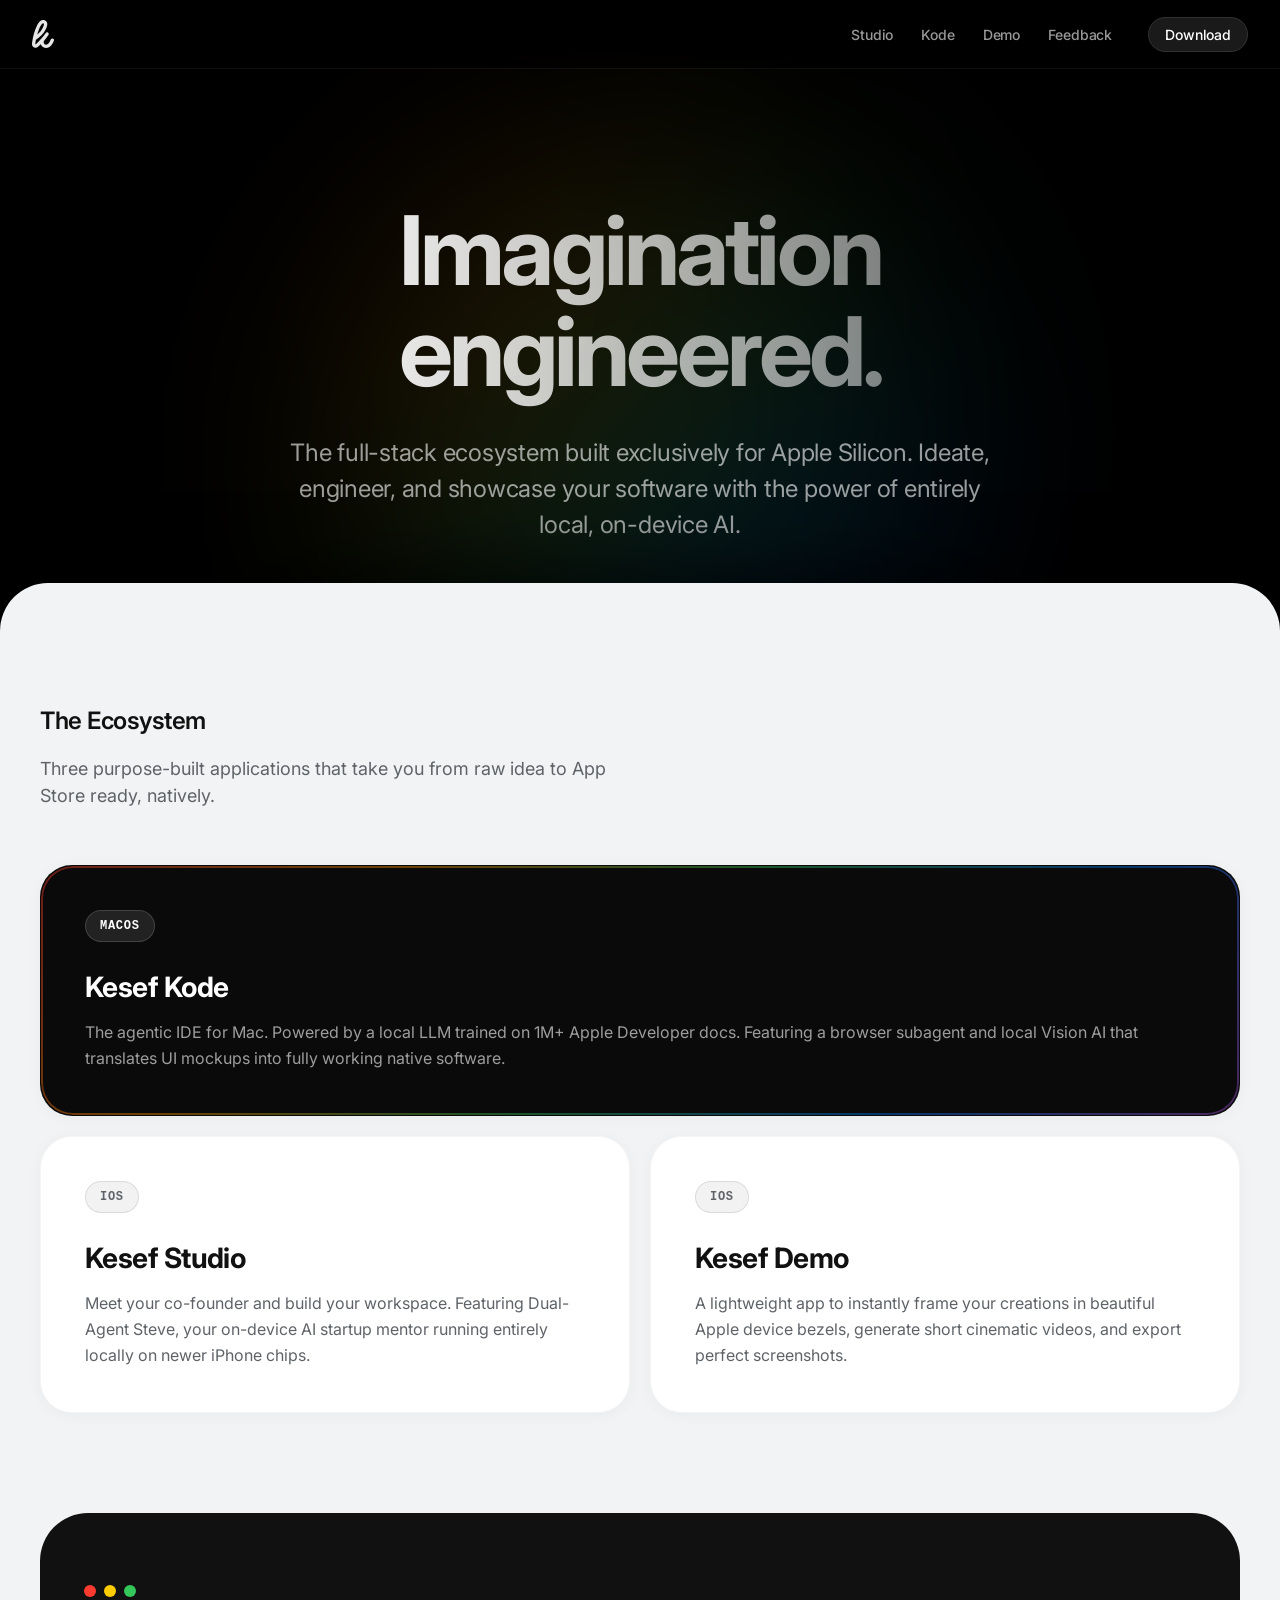
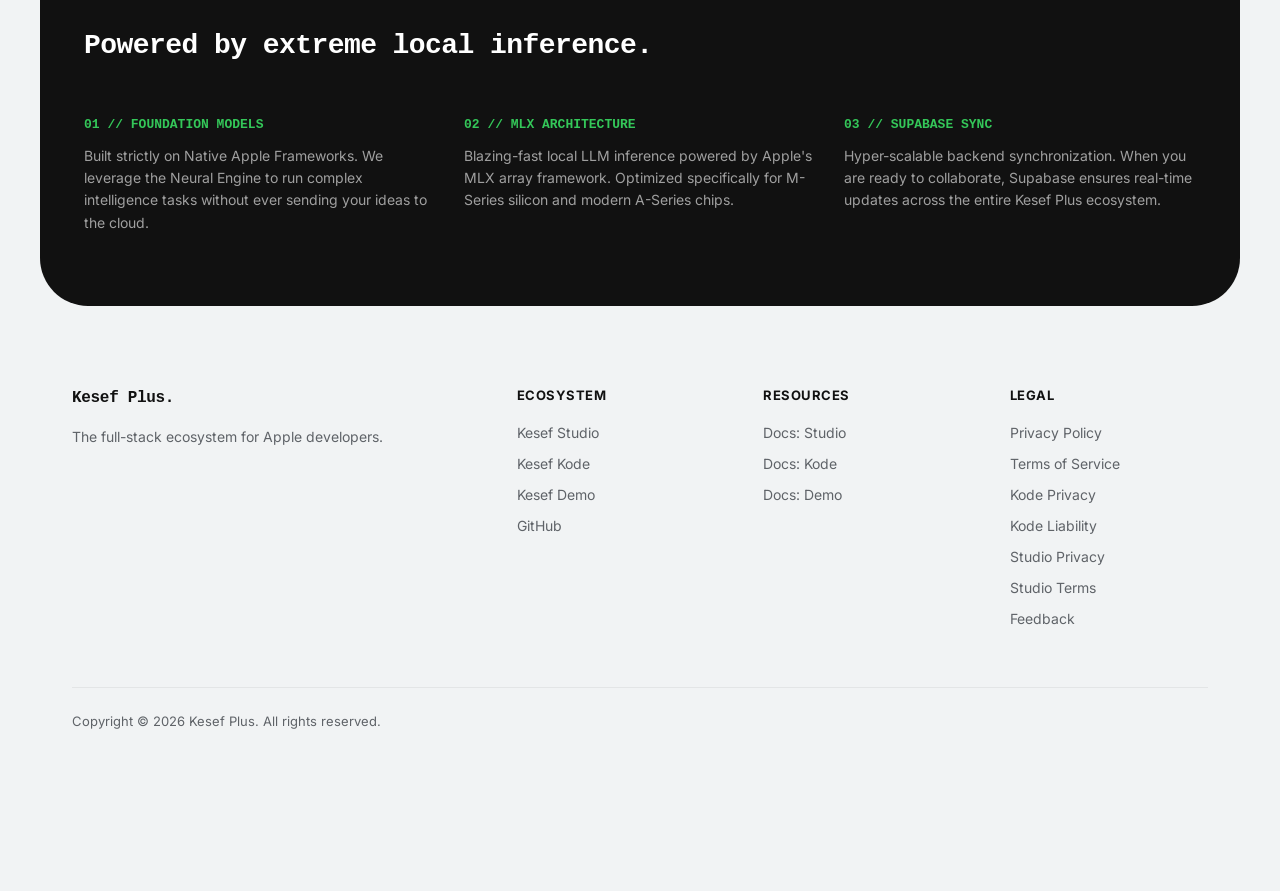
<file: index.html>
<!DOCTYPE html>
<html lang="en">
<head>
  <meta charset="UTF-8" />
  <meta name="viewport" content="width=device-width, initial-scale=1.0" />
  <title>Kesef Plus — Imagination Engineered</title>
  <meta name="description" content="Kesef Plus: The full-stack ecosystem built exclusively for Apple Silicon. Ideate, engineer, and showcase your software with the power of entirely local, on-device AI." />

  <!-- Fonts -->
  <link rel="preconnect" href="https://fonts.googleapis.com" />
  <link rel="preconnect" href="https://fonts.gstatic.com" crossorigin />
  <link href="https://fonts.googleapis.com/css2?family=Inter:wght@400;500;600;700&display=swap" rel="stylesheet" />
  
  <!-- Antigravity Theme Styles -->
  <link rel="stylesheet" href="antigravity.css?v=1.1" />
</head>

<body>
  
  <!-- INTERACTIVE GLOW ORB -->
  <div id="glow-container">
    <div id="glow-orb"></div>
  </div>

  <!-- ─── GLOBAL NAV ──────────────────────────────────── -->
  <nav class="ag-nav">
    <a href="index.html" class="ag-nav-logo" style="display:flex; align-items:center;">
      <img src="assets/k.svg" alt="Kesef Plus" class="ag-logo-img" />
    </a>
    <button class="ag-mobile-menu-btn">☰</button>
    <ul class="ag-nav-links">
      <li><a href="studio.html">Studio</a></li>
      <li><a href="kode.html">Kode</a></li>
      <li><a href="demo.html">Demo</a></li>
      <li><a href="feedback.html">Feedback</a></li>
      <li><a href="download.html" class="ag-nav-pill">Download</a></li>
    </ul>
  </nav>

  <main>
    <!-- ─── HERO SECTION (PURE BLACK) ─────────────────────────── -->
    <section class="ag-hero" style="min-height: auto; padding-top: 200px; padding-bottom: 120px; justify-content: flex-start;">
      <div class="ag-hero-content">
        <h1 class="ag-headline ag-shimmer-text">
          Imagination<br />engineered.
        </h1>
        
        <h2 class="ag-subheadline" style="margin-inline: auto;">
          The full-stack ecosystem built exclusively for Apple Silicon. Ideate, engineer, and showcase your software with the power of entirely local, on-device AI.
        </h2>
      </div>
    </section>

    <!-- ─── STICKY LAYER (LIGHT GREY) ─────────────────────────── -->
    <div class="ag-section-wrapper">
      <div class="ag-layer">
        
        <div class="ag-container reveal">
          <h3 style="font-size: 24px; font-weight: 600; margin-bottom: 16px; letter-spacing: -0.02em; color: var(--ag-text-dark-primary);">The Ecosystem</h3>
          <p style="font-size: 18px; color: var(--ag-text-dark-secondary); max-width: 600px;">Three purpose-built applications that take you from raw idea to App Store ready, natively.</p>
          
          <!-- BENTO GRID -->
          <div class="ag-bento-grid">
            
            <!-- KESEF KODE (Featured Card) -->
            <a href="kode.html" style="text-decoration: none;" class="ag-bento-card ag-bento-featured reveal">
              <div class="ag-badge ag-badge-dark" style="color: #fff; background: rgba(255,255,255,0.1); border-color: rgba(255,255,255,0.15); width: fit-content; margin-bottom: 24px;">macOS</div>
              <h3 class="ag-card-title">Kesef Kode</h3>
              <p class="ag-card-desc">The agentic IDE for Mac. Powered by a local LLM trained on 1M+ Apple Developer docs. Featuring a browser subagent and local Vision AI that translates UI mockups into fully working native software.</p>
            </a>

            <!-- KESEF STUDIO -->
            <a href="studio.html" style="text-decoration: none; color: inherit;" class="ag-bento-card ag-bento-half reveal">
              <div class="ag-badge ag-badge-dark" style="width: fit-content; margin-bottom: 24px;">iOS</div>
              <h3 class="ag-card-title">Kesef Studio</h3>
              <p class="ag-card-desc">Meet your co-founder and build your workspace. Featuring Dual-Agent Steve, your on-device AI startup mentor running entirely locally on newer iPhone chips.</p>
            </a>

            <!-- KESEF DEMO -->
            <a href="demo.html" style="text-decoration: none; color: inherit;" class="ag-bento-card ag-bento-half reveal">
              <div class="ag-badge ag-badge-dark" style="width: fit-content; margin-bottom: 24px;">iOS</div>
              <h3 class="ag-card-title">Kesef Demo</h3>
              <p class="ag-card-desc">A lightweight app to instantly frame your creations in beautiful Apple device bezels, generate short cinematic videos, and export perfect screenshots.</p>
            </a>

          </div>

          <!-- TECH FOUNDATION -->
          <div class="ag-tech-section reveal">
            <div class="ag-terminal-header">
              <div class="ag-dot red"></div>
              <div class="ag-dot yellow"></div>
              <div class="ag-dot green"></div>
            </div>
            
            <h3 style="font-size: 28px; font-weight: 600; margin-bottom: 48px; letter-spacing: -0.02em;">Powered by extreme local inference.</h3>
            
            <div class="ag-tech-grid">
              <div class="ag-tech-item">
                <h4>01 // FOUNDATION MODELS</h4>
                <p>Built strictly on Native Apple Frameworks. We leverage the Neural Engine to run complex intelligence tasks without ever sending your ideas to the cloud.</p>
              </div>
              <div class="ag-tech-item">
                <h4>02 // MLX ARCHITECTURE</h4>
                <p>Blazing-fast local LLM inference powered by Apple's MLX array framework. Optimized specifically for M-Series silicon and modern A-Series chips.</p>
              </div>
              <div class="ag-tech-item">
                <h4>03 // SUPABASE SYNC</h4>
                <p>Hyper-scalable backend synchronization. When you are ready to collaborate, Supabase ensures real-time updates across the entire Kesef Plus ecosystem.</p>
              </div>
            </div>
          </div>
          
        </div>
        
        <footer class="ag-footer">
            <div class="ag-footer-grid">
              <div class="ag-footer-col ag-footer-brand">
                <h5 style="text-transform:none; letter-spacing:-0.02em; font-size:16px; font-family:var(--font-mono);">Kesef Plus.</h5>
                <p>The full-stack ecosystem for Apple developers.</p>
              </div>
              <div class="ag-footer-col"><h5>Ecosystem</h5><a href="studio.html">Kesef Studio</a><a href="kode.html">Kesef Kode</a><a href="demo.html">Kesef Demo</a><a href="https://github.com/ilan-uzan/kesef-kode" target="_blank" rel="noopener">GitHub</a></div>
              <div class="ag-footer-col"><h5>Resources</h5><a href="docs-studio.html">Docs: Studio</a><a href="docs-kode.html">Docs: Kode</a><a href="docs-demo.html">Docs: Demo</a></div>
              <div class="ag-footer-col"><h5>Legal</h5><a href="privacy-policy.html">Privacy Policy</a><a href="terms-of-service.html">Terms of Service</a><a href="kode-privacy.html">Kode Privacy</a><a href="kode-liability.html">Kode Liability</a><a href="kesef-studio/privacy/">Studio Privacy</a><a href="kesef-studio/terms/">Studio Terms</a><a href="feedback.html">Feedback</a></div>
            </div>
            <div class="ag-footer-bottom">Copyright © 2026 Kesef Plus. All rights reserved.</div>
          </footer>

      </div>
    </div>
  </main>

  <script src="antigravity-app.js?v=1.1" defer></script>
</body>
</html>
</file>
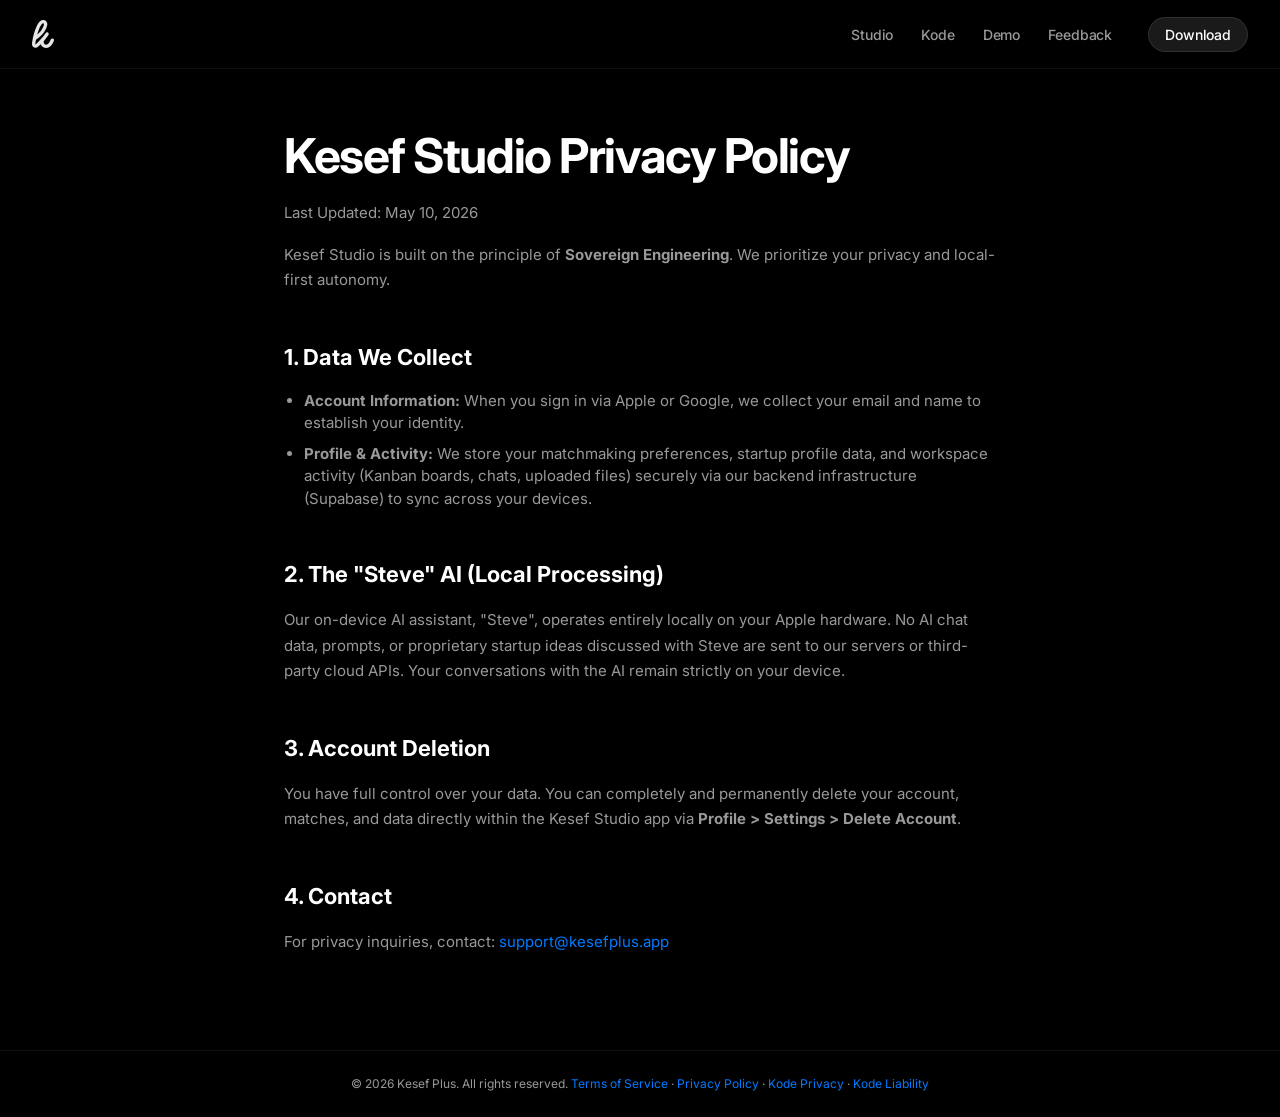
<file: kesef-studio/privacy/index.html>
<!DOCTYPE html>
<html lang="en">
<head>
  <meta charset="UTF-8" />
  <meta name="viewport" content="width=device-width, initial-scale=1.0" />
  <title>Kesef Studio Privacy — Sovereign Engineering · Kesef Plus</title>
  <meta name="description" content="Privacy Policy for Kesef Studio. Learn about our local-first AI architecture and how we protect your startup data." />
  <link rel="preconnect" href="https://fonts.googleapis.com" />
  <link rel="preconnect" href="https://fonts.gstatic.com" crossorigin />
  <link href="https://fonts.googleapis.com/css2?family=Inter:wght@400;500;600;700&display=swap" rel="stylesheet" />
  <link rel="stylesheet" href="../../antigravity.css?v=1.1" />
</head>
<body>

  <nav class="ag-nav">
    <a href="../../index.html" class="ag-nav-logo" style="display:flex; align-items:center;">
      <img src="../../assets/k.svg" alt="Kesef Plus" class="ag-logo-img" />
    </a>
    <button class="ag-mobile-menu-btn">☰</button>
    <ul class="ag-nav-links">
      <li><a href="../../studio.html">Studio</a></li>
      <li><a href="../../kode.html">Kode</a></li>
      <li><a href="../../demo.html">Demo</a></li>
      <li><a href="../../feedback.html">Feedback</a></li>
      <li><a href="../../download.html" class="ag-nav-pill">Download</a></li>
    </ul>
  </nav>

  <main class="ag-legal-content" style="padding-top: 120px;">
    <h1>Kesef Studio Privacy Policy</h1>
    <p class="ag-legal-date">Last Updated: May 10, 2026</p>

    <p>Kesef Studio is built on the principle of <strong>Sovereign Engineering</strong>. We prioritize your privacy and local-first autonomy.</p>

    <h2>1. Data We Collect</h2>
    <ul>
      <li><strong>Account Information:</strong> When you sign in via Apple or Google, we collect your email and name to establish your identity.</li>
      <li><strong>Profile & Activity:</strong> We store your matchmaking preferences, startup profile data, and workspace activity (Kanban boards, chats, uploaded files) securely via our backend infrastructure (Supabase) to sync across your devices.</li>
    </ul>

    <h2>2. The "Steve" AI (Local Processing)</h2>
    <p>Our on-device AI assistant, "Steve", operates entirely locally on your Apple hardware. No AI chat data, prompts, or proprietary startup ideas discussed with Steve are sent to our servers or third-party cloud APIs. Your conversations with the AI remain strictly on your device.</p>

    <h2>3. Account Deletion</h2>
    <p>You have full control over your data. You can completely and permanently delete your account, matches, and data directly within the Kesef Studio app via <strong>Profile > Settings > Delete Account</strong>.</p>

    <h2>4. Contact</h2>
    <p>For privacy inquiries, contact: <a href="mailto:support@kesefplus.app">support@kesefplus.app</a></p>
  </main>

  <footer class="ag-legal-footer">
    <p>© 2026 Kesef Plus. All rights reserved. <a href="../../terms-of-service.html">Terms of Service</a> · <a href="../../privacy-policy.html">Privacy Policy</a> · <a href="../../kode-privacy.html">Kode Privacy</a> · <a href="../../kode-liability.html">Kode Liability</a></p>
  </footer>

  <script src="../../antigravity-app.js?v=1.1" defer></script>
</body>
</html>
</file>
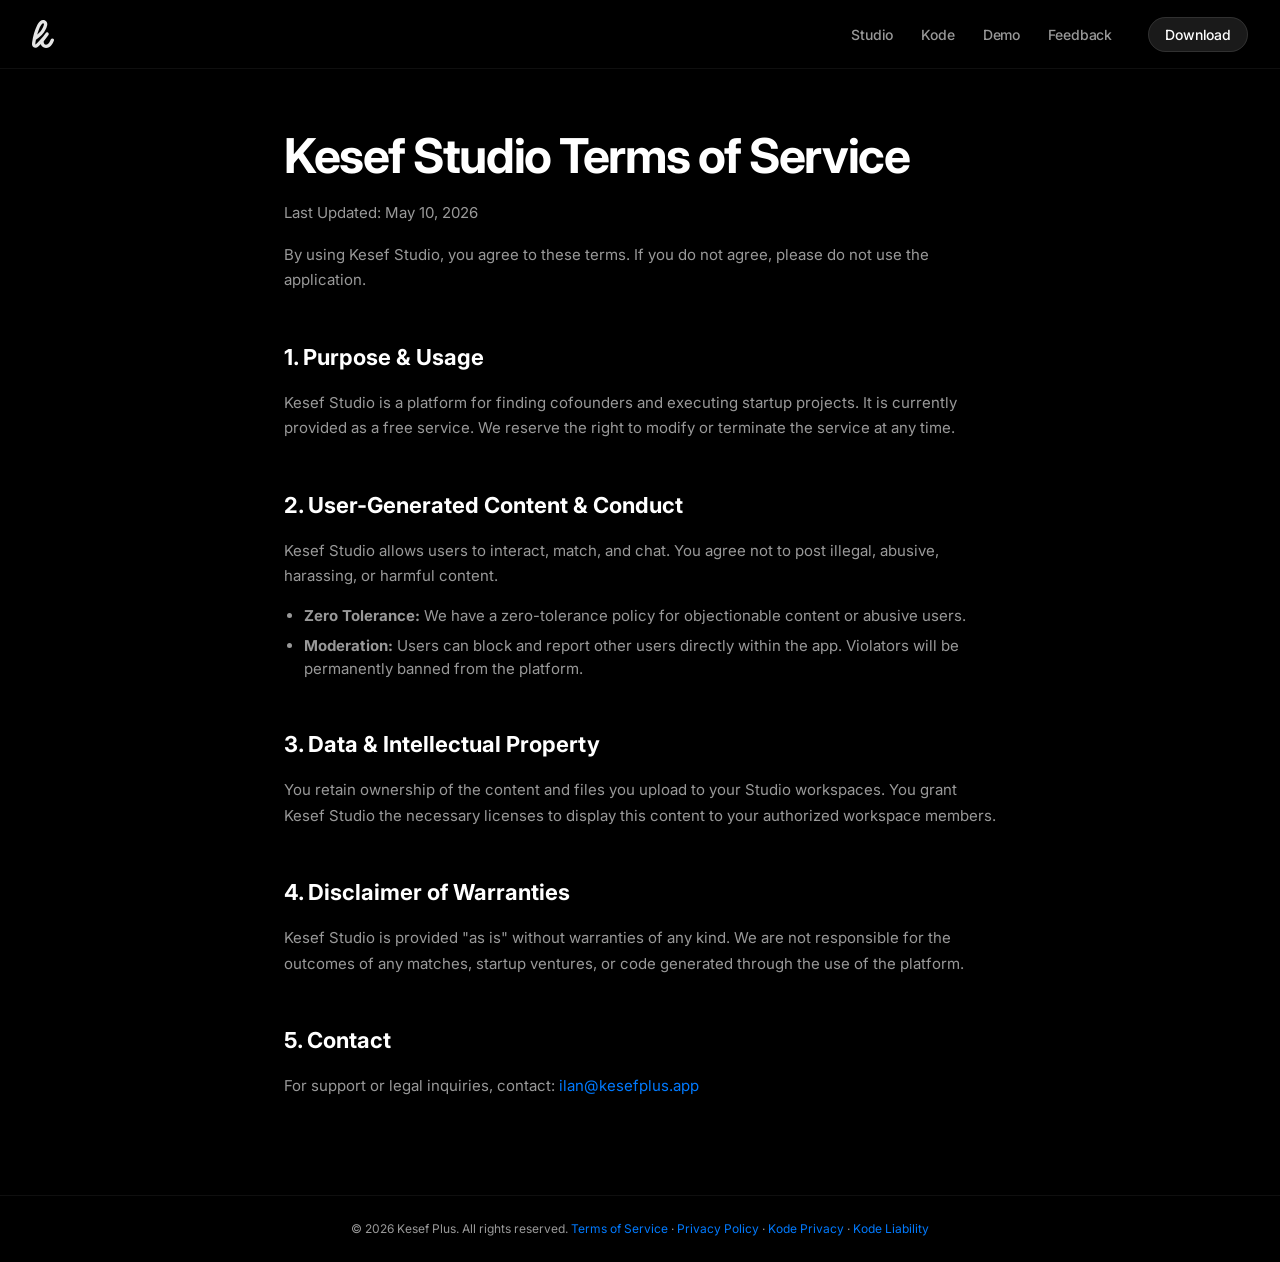
<file: kesef-studio/terms/index.html>
<!DOCTYPE html>
<html lang="en">
<head>
  <meta charset="UTF-8" />
  <meta name="viewport" content="width=device-width, initial-scale=1.0" />
  <title>Kesef Studio Terms — Community & Safety · Kesef Plus</title>
  <meta name="description" content="Terms of Service for Kesef Studio. Community guidelines, safety policies, and intellectual property terms." />
  <link rel="preconnect" href="https://fonts.googleapis.com" />
  <link rel="preconnect" href="https://fonts.gstatic.com" crossorigin />
  <link href="https://fonts.googleapis.com/css2?family=Inter:wght@400;500;600;700&display=swap" rel="stylesheet" />
  <link rel="stylesheet" href="../../antigravity.css?v=1.1" />
</head>
<body>

  <nav class="ag-nav">
    <a href="../../index.html" class="ag-nav-logo" style="display:flex; align-items:center;">
      <img src="../../assets/k.svg" alt="Kesef Plus" class="ag-logo-img" />
    </a>
    <button class="ag-mobile-menu-btn">☰</button>
    <ul class="ag-nav-links">
      <li><a href="../../studio.html">Studio</a></li>
      <li><a href="../../kode.html">Kode</a></li>
      <li><a href="../../demo.html">Demo</a></li>
      <li><a href="../../feedback.html">Feedback</a></li>
      <li><a href="../../download.html" class="ag-nav-pill">Download</a></li>
    </ul>
  </nav>

  <main class="ag-legal-content" style="padding-top: 120px;">
    <h1>Kesef Studio Terms of Service</h1>
    <p class="ag-legal-date">Last Updated: May 10, 2026</p>

    <p>By using Kesef Studio, you agree to these terms. If you do not agree, please do not use the application.</p>

    <h2>1. Purpose & Usage</h2>
    <p>Kesef Studio is a platform for finding cofounders and executing startup projects. It is currently provided as a free service. We reserve the right to modify or terminate the service at any time.</p>

    <h2>2. User-Generated Content & Conduct</h2>
    <p>Kesef Studio allows users to interact, match, and chat. You agree not to post illegal, abusive, harassing, or harmful content.</p>
    <ul>
      <li><strong>Zero Tolerance:</strong> We have a zero-tolerance policy for objectionable content or abusive users.</li>
      <li><strong>Moderation:</strong> Users can block and report other users directly within the app. Violators will be permanently banned from the platform.</li>
    </ul>

    <h2>3. Data & Intellectual Property</h2>
    <p>You retain ownership of the content and files you upload to your Studio workspaces. You grant Kesef Studio the necessary licenses to display this content to your authorized workspace members.</p>

    <h2>4. Disclaimer of Warranties</h2>
    <p>Kesef Studio is provided "as is" without warranties of any kind. We are not responsible for the outcomes of any matches, startup ventures, or code generated through the use of the platform.</p>

    <h2>5. Contact</h2>
    <p>For support or legal inquiries, contact: <a href="mailto:ilan@kesefplus.app">ilan@kesefplus.app</a></p>
  </main>

  <footer class="ag-legal-footer">
    <p>© 2026 Kesef Plus. All rights reserved. <a href="../../terms-of-service.html">Terms of Service</a> · <a href="../../privacy-policy.html">Privacy Policy</a> · <a href="../../kode-privacy.html">Kode Privacy</a> · <a href="../../kode-liability.html">Kode Liability</a></p>
  </footer>

  <script src="../../antigravity-app.js?v=1.1" defer></script>
</body>
</html>
</file>
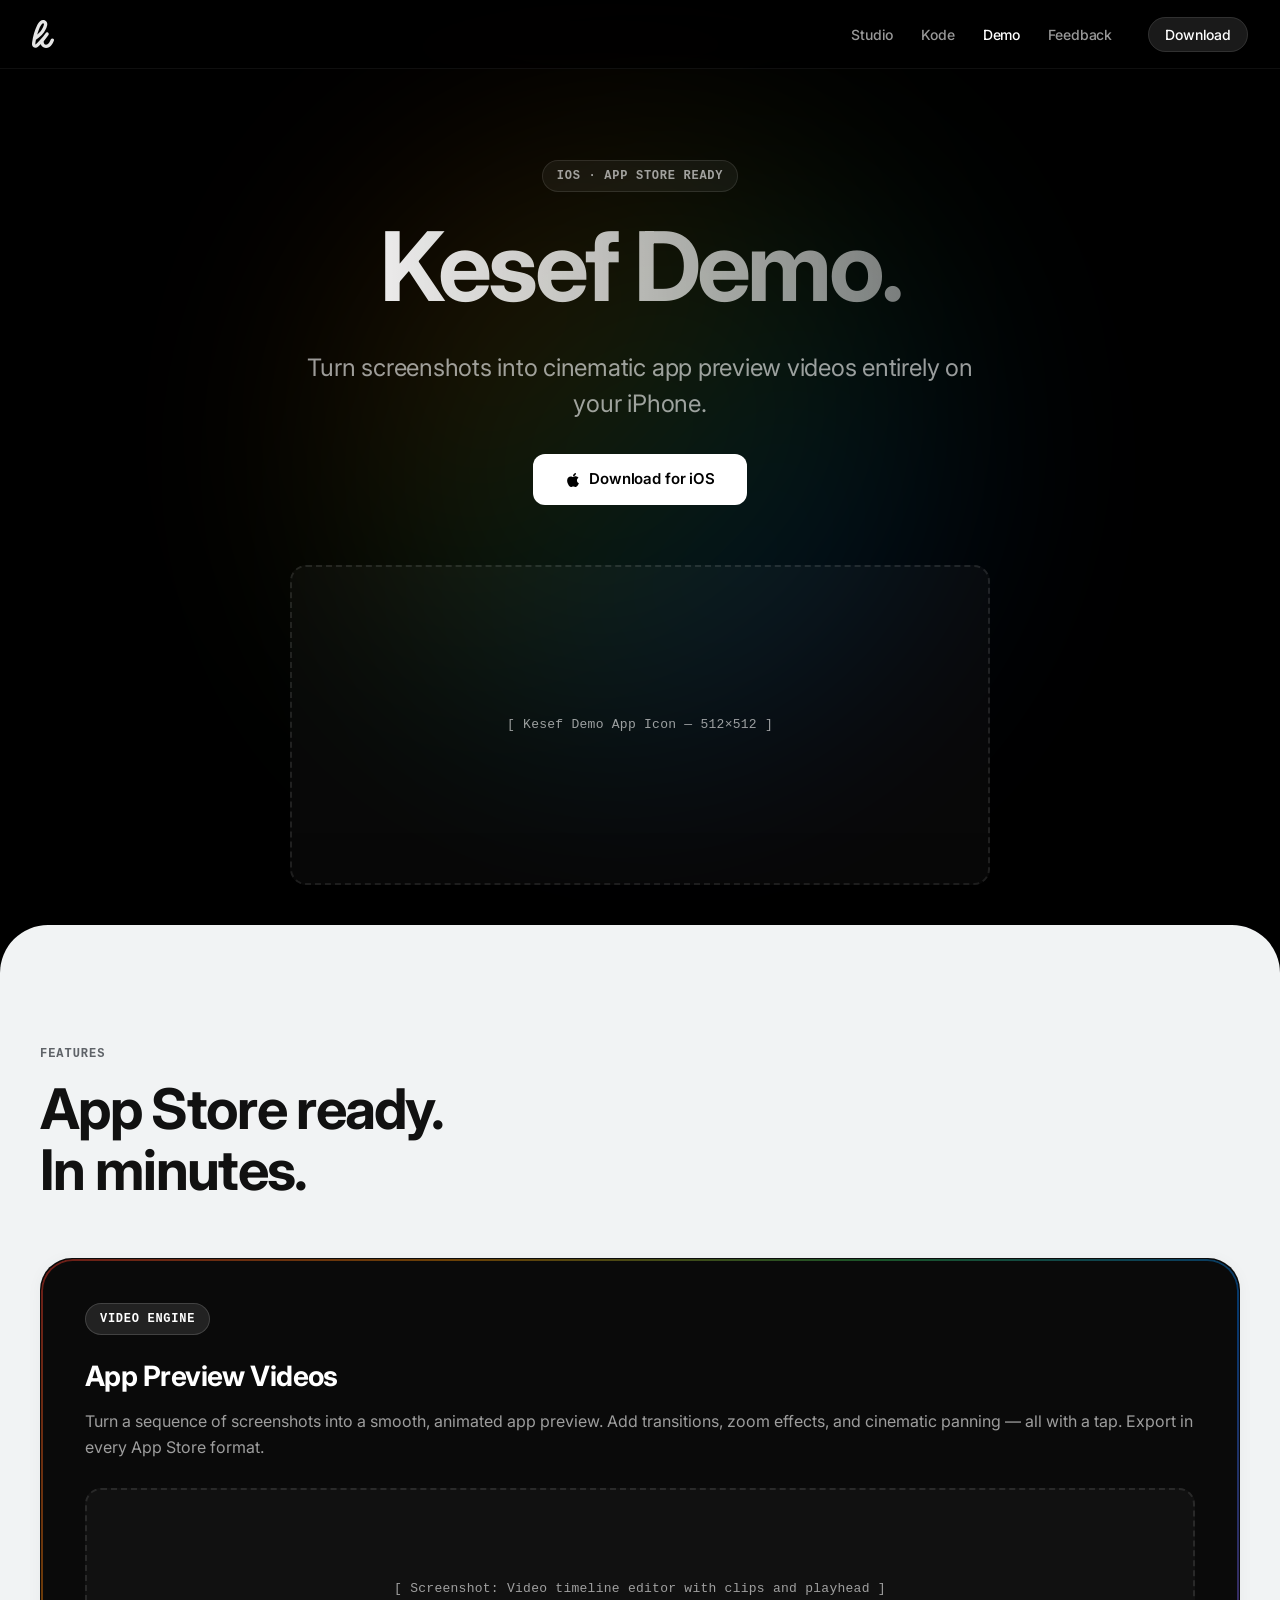
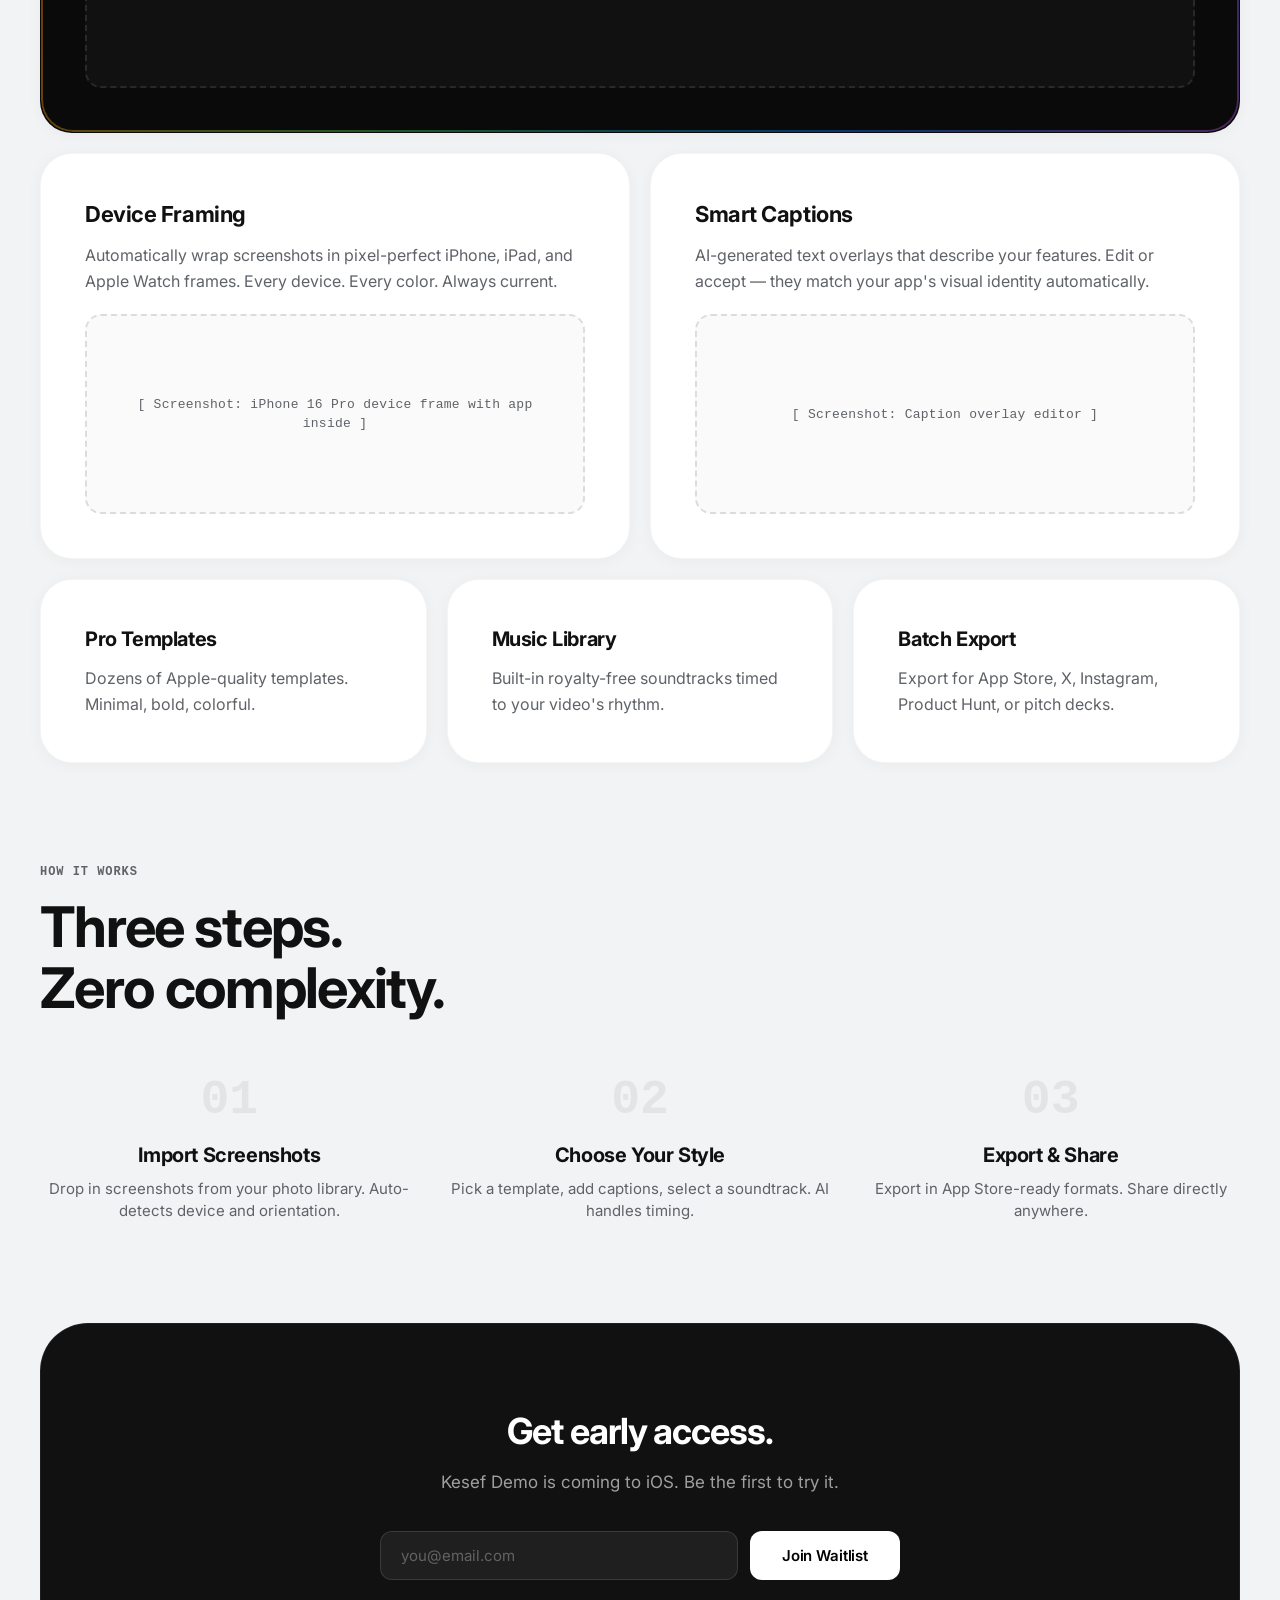
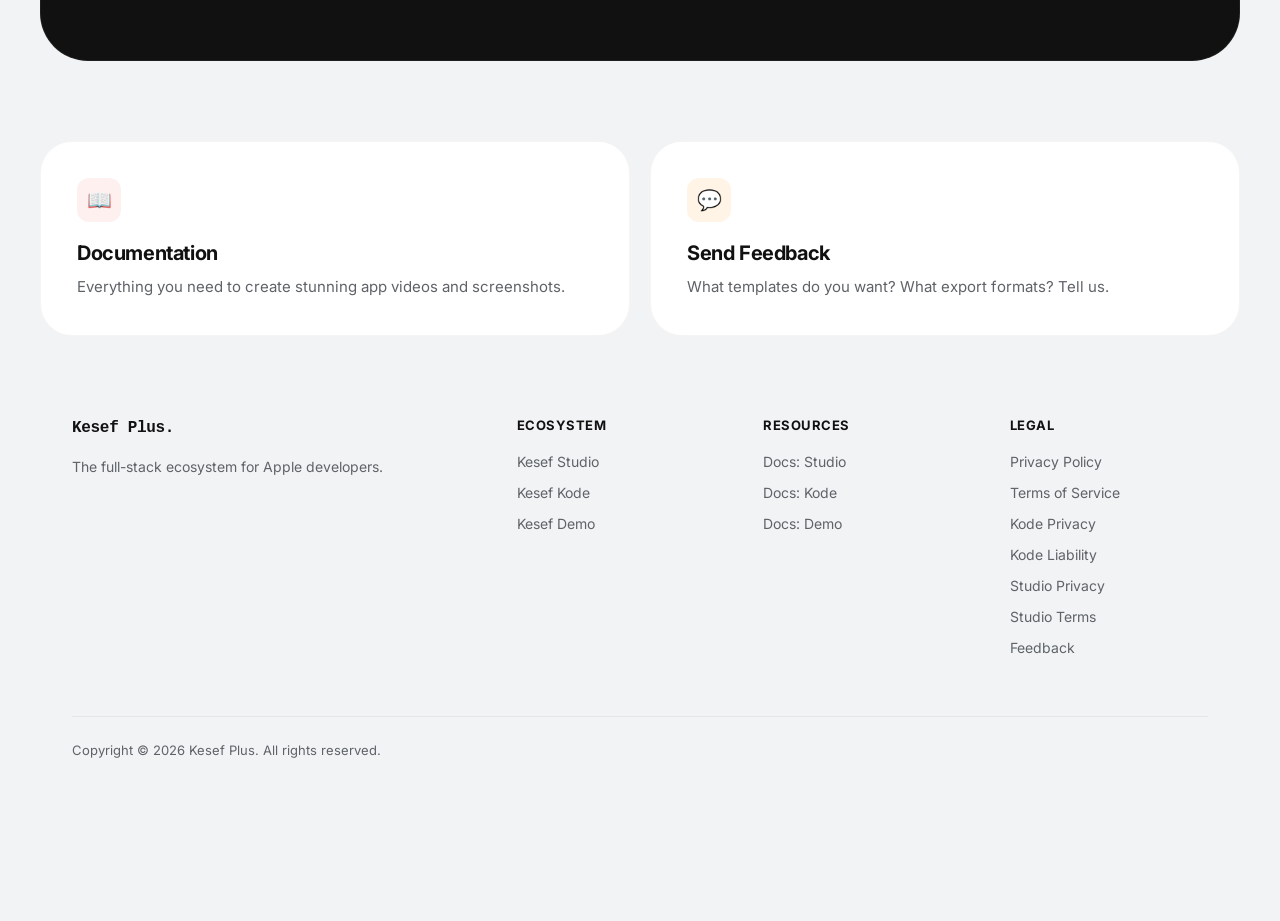
<file: demo.html>
<!DOCTYPE html>
<html lang="en">
<head>
  <meta charset="UTF-8" />
  <meta name="viewport" content="width=device-width, initial-scale=1.0" />
  <title>Kesef Demo — Turn Screenshots into Cinematic App Videos</title>
  <meta name="description" content="Kesef Demo: Create stunning app preview videos and marketing assets from screenshots, entirely on your iPhone." />
  <link rel="preconnect" href="https://fonts.googleapis.com" />
  <link rel="preconnect" href="https://fonts.gstatic.com" crossorigin />
  <link href="https://fonts.googleapis.com/css2?family=Inter:wght@400;500;600;700&display=swap" rel="stylesheet" />
  <link rel="stylesheet" href="antigravity.css?v=1.1" />
</head>
<body>

  <div id="glow-container"><div id="glow-orb"></div></div>

  <nav class="ag-nav">
    <a href="index.html" class="ag-nav-logo" style="display:flex; align-items:center;">
      <img src="assets/k.svg" alt="Kesef Plus" class="ag-logo-img" />
    </a>
    <button class="ag-mobile-menu-btn">☰</button>
    <ul class="ag-nav-links">
      <li><a href="studio.html">Studio</a></li>
      <li><a href="kode.html">Kode</a></li>
      <li><a href="demo.html" class="active">Demo</a></li>
      <li><a href="feedback.html">Feedback</a></li>
      <li><a href="download.html" class="ag-nav-pill">Download</a></li>
    </ul>
  </nav>

  <main>
    <section class="ag-hero">
      <div class="ag-hero-content">
        <div class="ag-badge">iOS · App Store Ready</div>
        <h1 class="ag-headline ag-shimmer-text">Kesef Demo.</h1>
        <h2 class="ag-subheadline mx-auto">Turn screenshots into cinematic app preview videos entirely on your iPhone.</h2>
        <a href="download.html" class="ag-btn" style="margin-top: 32px; display: inline-flex; align-items: center; text-decoration: none;">
          <svg viewBox="0 0 384 512" width="16" height="16" fill="currentColor" style="margin-right: 8px;"><path d="M318.7 268.7c-.2-36.7 16.4-64.4 50-84.8-18.8-26.9-47.2-41.7-84.7-44.6-35.5-2.8-74.3 20.7-88.5 20.7-15 0-49.4-19.7-76.4-19.7C63.3 141.2 4 184.8 4 273.5q0 39.3 14.4 81.2c12.8 36.7 59 126.7 107.2 125.2 25.2-.6 43-17.9 75.8-17.9 31.8 0 48.3 17.9 76.4 17.9 48.6-.7 90.4-82.5 102.6-119.3-65.2-30.7-61.7-90-61.7-91.9zm-56.6-164.2c27.3-32.4 24.8-61.9 24-72.5-24.1 1.4-52 16.4-67.9 34.9-17.5 19.8-27.8 44.3-25.6 71.9 26.1 2 49.9-11.4 69.5-34.3z"/></svg>
          Download for iOS
        </a>
        <div class="ag-placeholder ag-placeholder-dark ag-placeholder-lg" style="max-width: 700px; margin: 60px auto 0;">
          [ Kesef Demo App Icon — 512×512 ]
        </div>
      </div>
    </section>

    <div class="ag-section-wrapper">
      <div class="ag-layer">
        <div class="ag-container">

          <span class="ag-label" style="color: var(--ag-text-dark-secondary);">Features</span>
          <h2 class="ag-headline-md" style="color: var(--ag-text-dark-primary);">App Store ready.<br>In minutes.</h2>

          <div class="ag-bento-grid">
            <div class="ag-bento-card ag-bento-featured reveal">
              <div class="ag-badge ag-badge-dark" style="color:#fff; background:rgba(255,255,255,0.1); border-color:rgba(255,255,255,0.15); width:fit-content; margin-bottom:20px;">Video Engine</div>
              <h3 class="ag-card-title">App Preview Videos</h3>
              <p class="ag-card-desc">Turn a sequence of screenshots into a smooth, animated app preview. Add transitions, zoom effects, and cinematic panning — all with a tap. Export in every App Store format.</p>
              <div class="ag-placeholder ag-placeholder-dark" style="margin-top: 28px;">
                [ Screenshot: Video timeline editor with clips and playhead ]
              </div>
            </div>

            <div class="ag-bento-card ag-bento-half reveal stagger-1">
              <h3 class="ag-card-title" style="font-size: 22px;">Device Framing</h3>
              <p class="ag-card-desc">Automatically wrap screenshots in pixel-perfect iPhone, iPad, and Apple Watch frames. Every device. Every color. Always current.</p>
              <div class="ag-placeholder" style="margin-top: 20px;">
                [ Screenshot: iPhone 16 Pro device frame with app inside ]
              </div>
            </div>

            <div class="ag-bento-card ag-bento-half reveal stagger-2">
              <h3 class="ag-card-title" style="font-size: 22px;">Smart Captions</h3>
              <p class="ag-card-desc">AI-generated text overlays that describe your features. Edit or accept — they match your app's visual identity automatically.</p>
              <div class="ag-placeholder" style="margin-top: 20px;">
                [ Screenshot: Caption overlay editor ]
              </div>
            </div>

            <div class="ag-bento-card ag-bento-third reveal stagger-1">
              <h3 class="ag-card-title" style="font-size: 20px;">Pro Templates</h3>
              <p class="ag-card-desc">Dozens of Apple-quality templates. Minimal, bold, colorful.</p>
            </div>
            <div class="ag-bento-card ag-bento-third reveal stagger-2">
              <h3 class="ag-card-title" style="font-size: 20px;">Music Library</h3>
              <p class="ag-card-desc">Built-in royalty-free soundtracks timed to your video's rhythm.</p>
            </div>
            <div class="ag-bento-card ag-bento-third reveal stagger-3">
              <h3 class="ag-card-title" style="font-size: 20px;">Batch Export</h3>
              <p class="ag-card-desc">Export for App Store, X, Instagram, Product Hunt, or pitch decks.</p>
            </div>
          </div>

          <!-- Workflow Steps -->
          <div style="margin-top: 100px;" class="reveal">
            <span class="ag-label" style="color: var(--ag-text-dark-secondary);">How It Works</span>
            <h2 class="ag-headline-md" style="color: var(--ag-text-dark-primary);">Three steps.<br>Zero complexity.</h2>
            <div class="ag-steps">
              <div class="ag-step reveal stagger-1">
                <div class="ag-step-num">01</div>
                <h4>Import Screenshots</h4>
                <p>Drop in screenshots from your photo library. Auto-detects device and orientation.</p>
              </div>
              <div class="ag-step reveal stagger-2">
                <div class="ag-step-num">02</div>
                <h4>Choose Your Style</h4>
                <p>Pick a template, add captions, select a soundtrack. AI handles timing.</p>
              </div>
              <div class="ag-step reveal stagger-3">
                <div class="ag-step-num">03</div>
                <h4>Export & Share</h4>
                <p>Export in App Store-ready formats. Share directly anywhere.</p>
              </div>
            </div>
          </div>

          <!-- Early Access -->
          <div class="ag-early-access reveal">
            <h3>Get early access.</h3>
            <p>Kesef Demo is coming to iOS. Be the first to try it.</p>
            <form data-early-access="demo" class="ag-form-row">
              <input type="email" class="ag-input" placeholder="you@email.com" required />
              <button type="submit" class="ag-btn">Join Waitlist</button>
            </form>
            <div class="ag-form-success">You're on the list. We'll be in touch.</div>
            <div class="ag-form-error"></div>
          </div>

          <div class="ag-resource-grid reveal" style="margin-top: 80px;">
            <a href="docs-demo.html" class="ag-resource-card">
              <div class="ag-resource-icon" style="background: rgba(255,107,107,0.1); color: var(--ag-coral);">📖</div>
              <h4>Documentation</h4>
              <p>Everything you need to create stunning app videos and screenshots.</p>
            </a>
            <a href="feedback.html" class="ag-resource-card">
              <div class="ag-resource-icon" style="background: rgba(255,149,0,0.1); color: var(--ag-orange);">💬</div>
              <h4>Send Feedback</h4>
              <p>What templates do you want? What export formats? Tell us.</p>
            </a>
          </div>

          <footer class="ag-footer">
            <div class="ag-footer-grid">
              <div class="ag-footer-col ag-footer-brand">
                <h5 style="text-transform:none; letter-spacing:-0.02em; font-size:16px; font-family:var(--font-mono);">Kesef Plus.</h5>
                <p>The full-stack ecosystem for Apple developers.</p>
              </div>
              <div class="ag-footer-col"><h5>Ecosystem</h5><a href="studio.html">Kesef Studio</a><a href="kode.html">Kesef Kode</a><a href="demo.html">Kesef Demo</a></div>
              <div class="ag-footer-col"><h5>Resources</h5><a href="docs-studio.html">Docs: Studio</a><a href="docs-kode.html">Docs: Kode</a><a href="docs-demo.html">Docs: Demo</a></div>
              <div class="ag-footer-col"><h5>Legal</h5><a href="privacy-policy.html">Privacy Policy</a><a href="terms-of-service.html">Terms of Service</a><a href="kode-privacy.html">Kode Privacy</a><a href="kode-liability.html">Kode Liability</a><a href="kesef-studio/privacy/">Studio Privacy</a><a href="kesef-studio/terms/">Studio Terms</a><a href="feedback.html">Feedback</a></div>
            </div>
            <div class="ag-footer-bottom">Copyright © 2026 Kesef Plus. All rights reserved.</div>
          </footer>

        </div>
      </div>
    </div>
  </main>

  <script src="antigravity-app.js?v=1.1" defer></script>
</body>
</html>
</file>
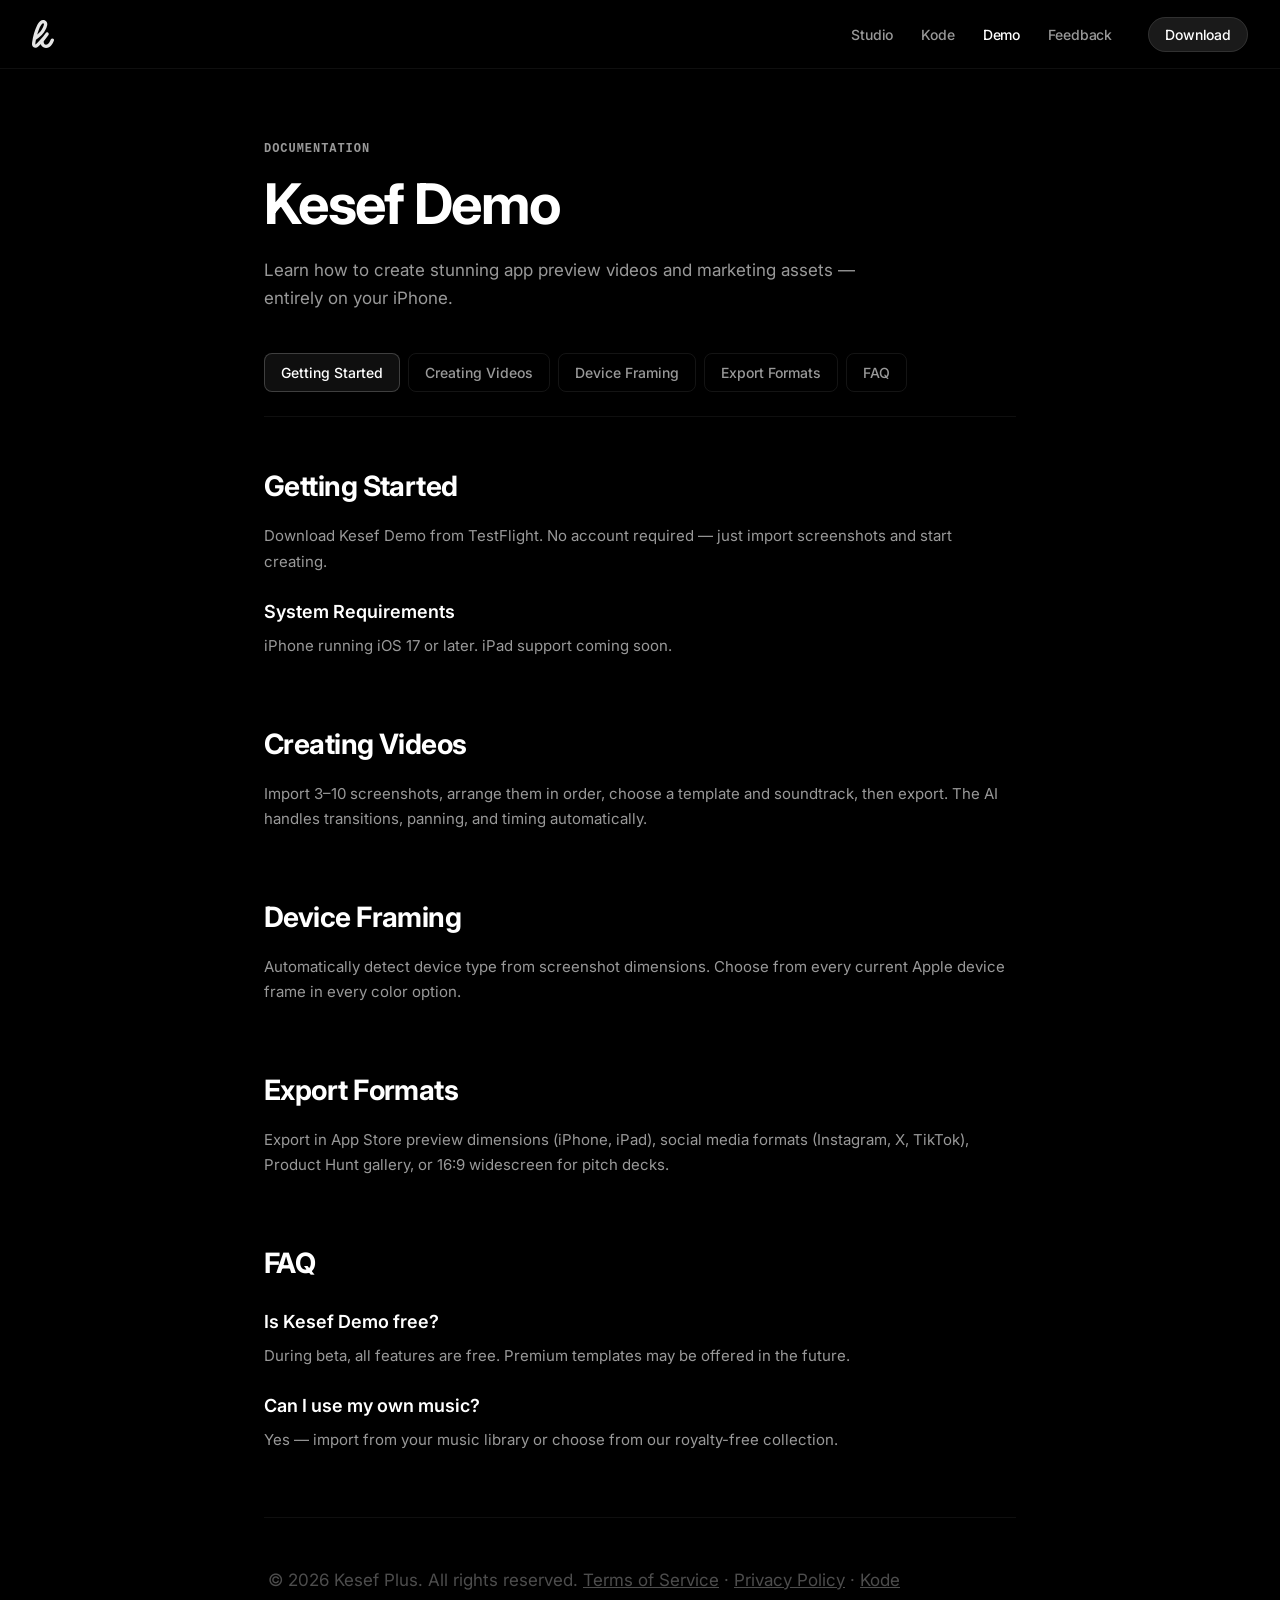
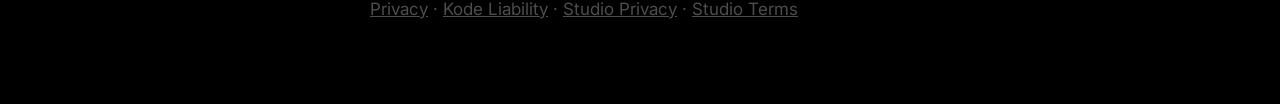
<file: docs-demo.html>
<!DOCTYPE html>
<html lang="en">
<head>
  <meta charset="UTF-8" />
  <meta name="viewport" content="width=device-width, initial-scale=1.0" />
  <title>Documentation — Kesef Demo</title>
  <link rel="preconnect" href="https://fonts.googleapis.com" />
  <link rel="preconnect" href="https://fonts.gstatic.com" crossorigin />
  <link href="https://fonts.googleapis.com/css2?family=Inter:wght@400;500;600;700&display=swap" rel="stylesheet" />
  <link rel="stylesheet" href="antigravity.css?v=1.1" />
</head>
<body>
  <nav class="ag-nav">
    <a href="index.html" class="ag-nav-logo" style="display:flex; align-items:center;">
      <img src="assets/k.svg" alt="Kesef Plus" class="ag-logo-img" />
    </a>
    <button class="ag-mobile-menu-btn">☰</button>
    <ul class="ag-nav-links">
      <li><a href="studio.html">Studio</a></li>
      <li><a href="kode.html">Kode</a></li>
      <li><a href="demo.html" class="active">Demo</a></li>
      <li><a href="feedback.html">Feedback</a></li>
      <li><a href="download.html" class="ag-nav-pill">Download</a></li>
    </ul>
  </nav>

  <main style="max-width: 800px; margin: 0 auto; padding: 140px 24px 80px;">
    <span class="ag-label">Documentation</span>
    <h1 class="ag-headline-md">Kesef Demo</h1>
    <p class="ag-body" style="margin-bottom: 40px;">Learn how to create stunning app preview videos and marketing assets — entirely on your iPhone.</p>

    <div class="ag-docs-nav">
      <a href="#getting-started" class="active">Getting Started</a>
      <a href="#videos">Creating Videos</a>
      <a href="#framing">Device Framing</a>
      <a href="#exports">Export Formats</a>
      <a href="#faq">FAQ</a>
    </div>

    <div class="ag-docs-section" id="getting-started">
      <h2>Getting Started</h2>
      <p>Download Kesef Demo from TestFlight. No account required — just import screenshots and start creating.</p>
      <h3>System Requirements</h3>
      <p>iPhone running iOS 17 or later. iPad support coming soon.</p>
    </div>

    <div class="ag-docs-section" id="videos">
      <h2>Creating Videos</h2>
      <p>Import 3–10 screenshots, arrange them in order, choose a template and soundtrack, then export. The AI handles transitions, panning, and timing automatically.</p>
    </div>

    <div class="ag-docs-section" id="framing">
      <h2>Device Framing</h2>
      <p>Automatically detect device type from screenshot dimensions. Choose from every current Apple device frame in every color option.</p>
    </div>

    <div class="ag-docs-section" id="exports">
      <h2>Export Formats</h2>
      <p>Export in App Store preview dimensions (iPhone, iPad), social media formats (Instagram, X, TikTok), Product Hunt gallery, or 16:9 widescreen for pitch decks.</p>
    </div>

    <div class="ag-docs-section" id="faq">
      <h2>FAQ</h2>
      <h3>Is Kesef Demo free?</h3>
      <p>During beta, all features are free. Premium templates may be offered in the future.</p>
      <h3>Can I use my own music?</h3>
      <p>Yes — import from your music library or choose from our royalty-free collection.</p>
    </div>
    <div style="text-align: center; padding: 48px 0 0; border-top: 1px solid rgba(255,255,255,0.06); margin-top: 48px;">
      <p class="ag-body" style="opacity: 0.5;">© 2026 Kesef Plus. All rights reserved. <a href="terms-of-service.html" style="color: inherit;">Terms of Service</a> · <a href="privacy-policy.html" style="color: inherit;">Privacy Policy</a> · <a href="kode-privacy.html" style="color: inherit;">Kode Privacy</a> · <a href="kode-liability.html" style="color: inherit;">Kode Liability</a> · <a href="kesef-studio/privacy/" style="color: inherit;">Studio Privacy</a> · <a href="kesef-studio/terms/" style="color: inherit;">Studio Terms</a></p>
    </div>
  </main>

  <script src="antigravity-app.js?v=1.1" defer></script>
</body>
</html>
</file>
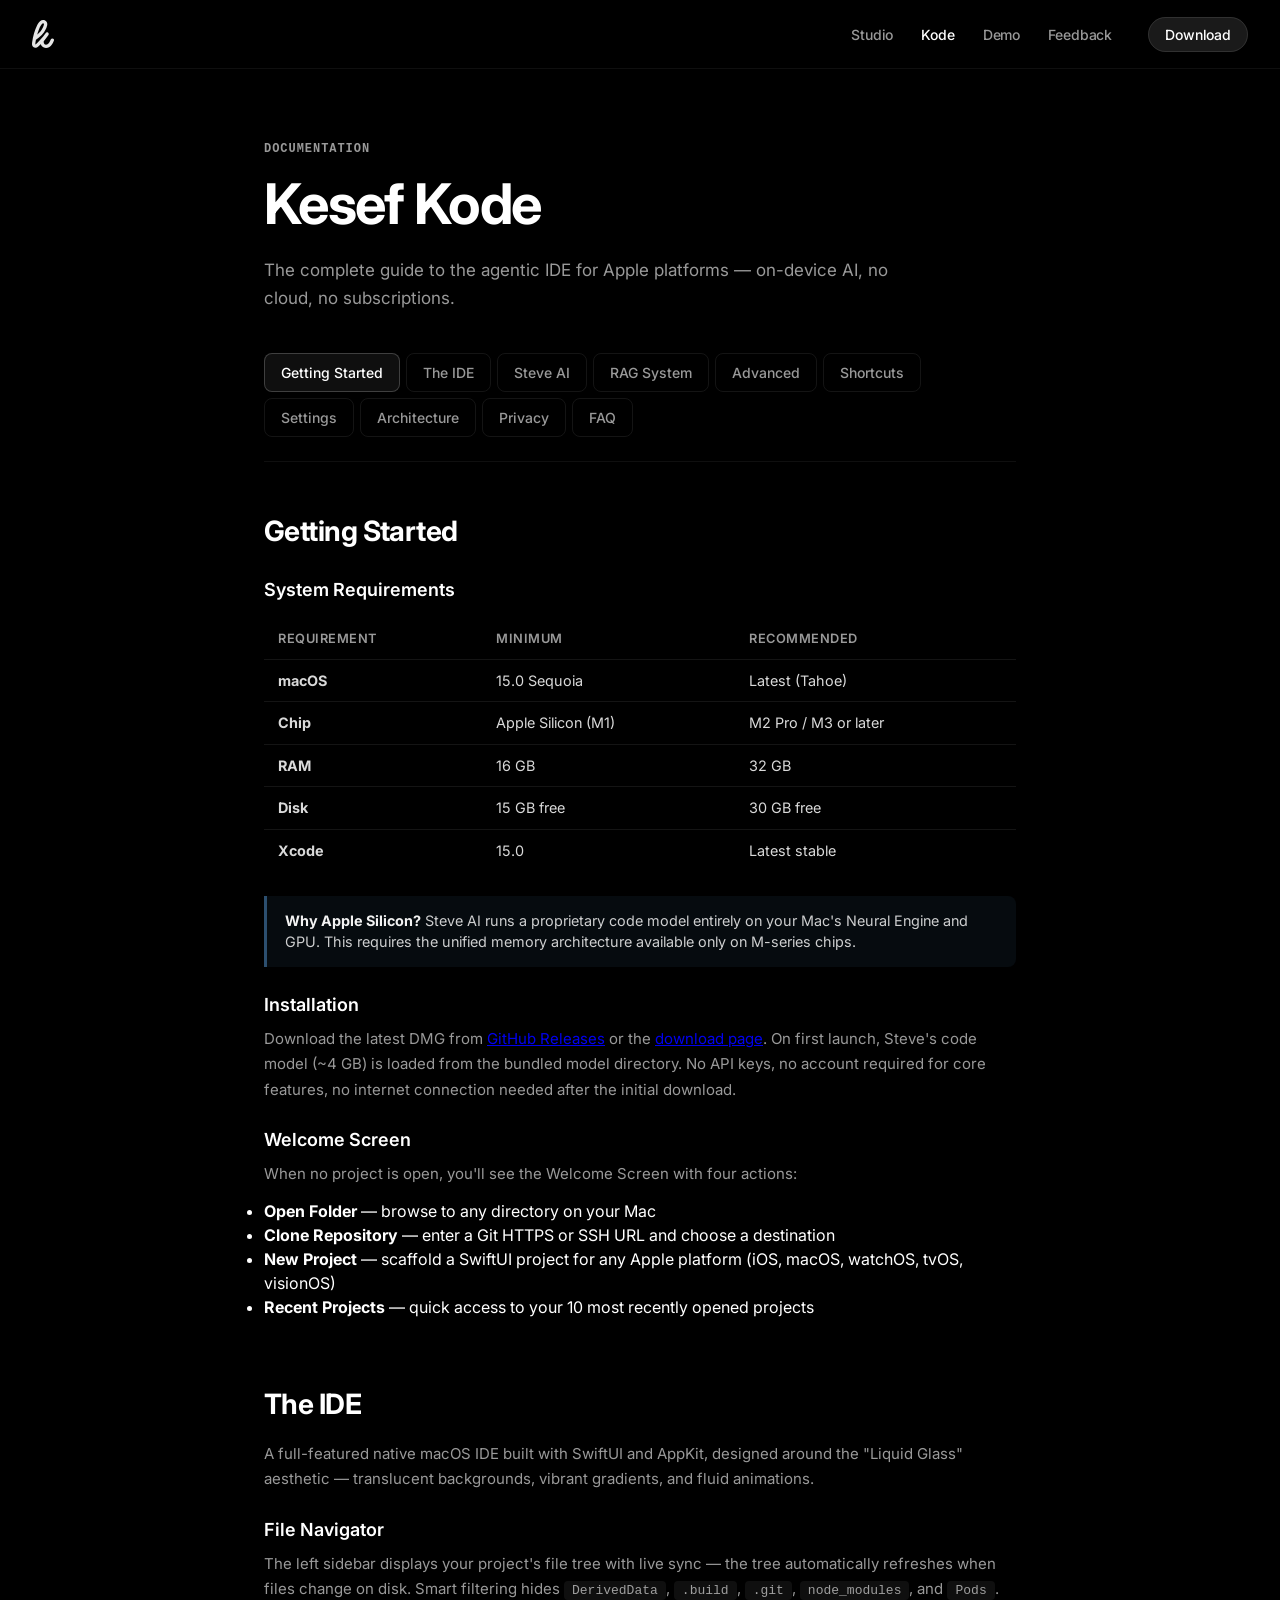
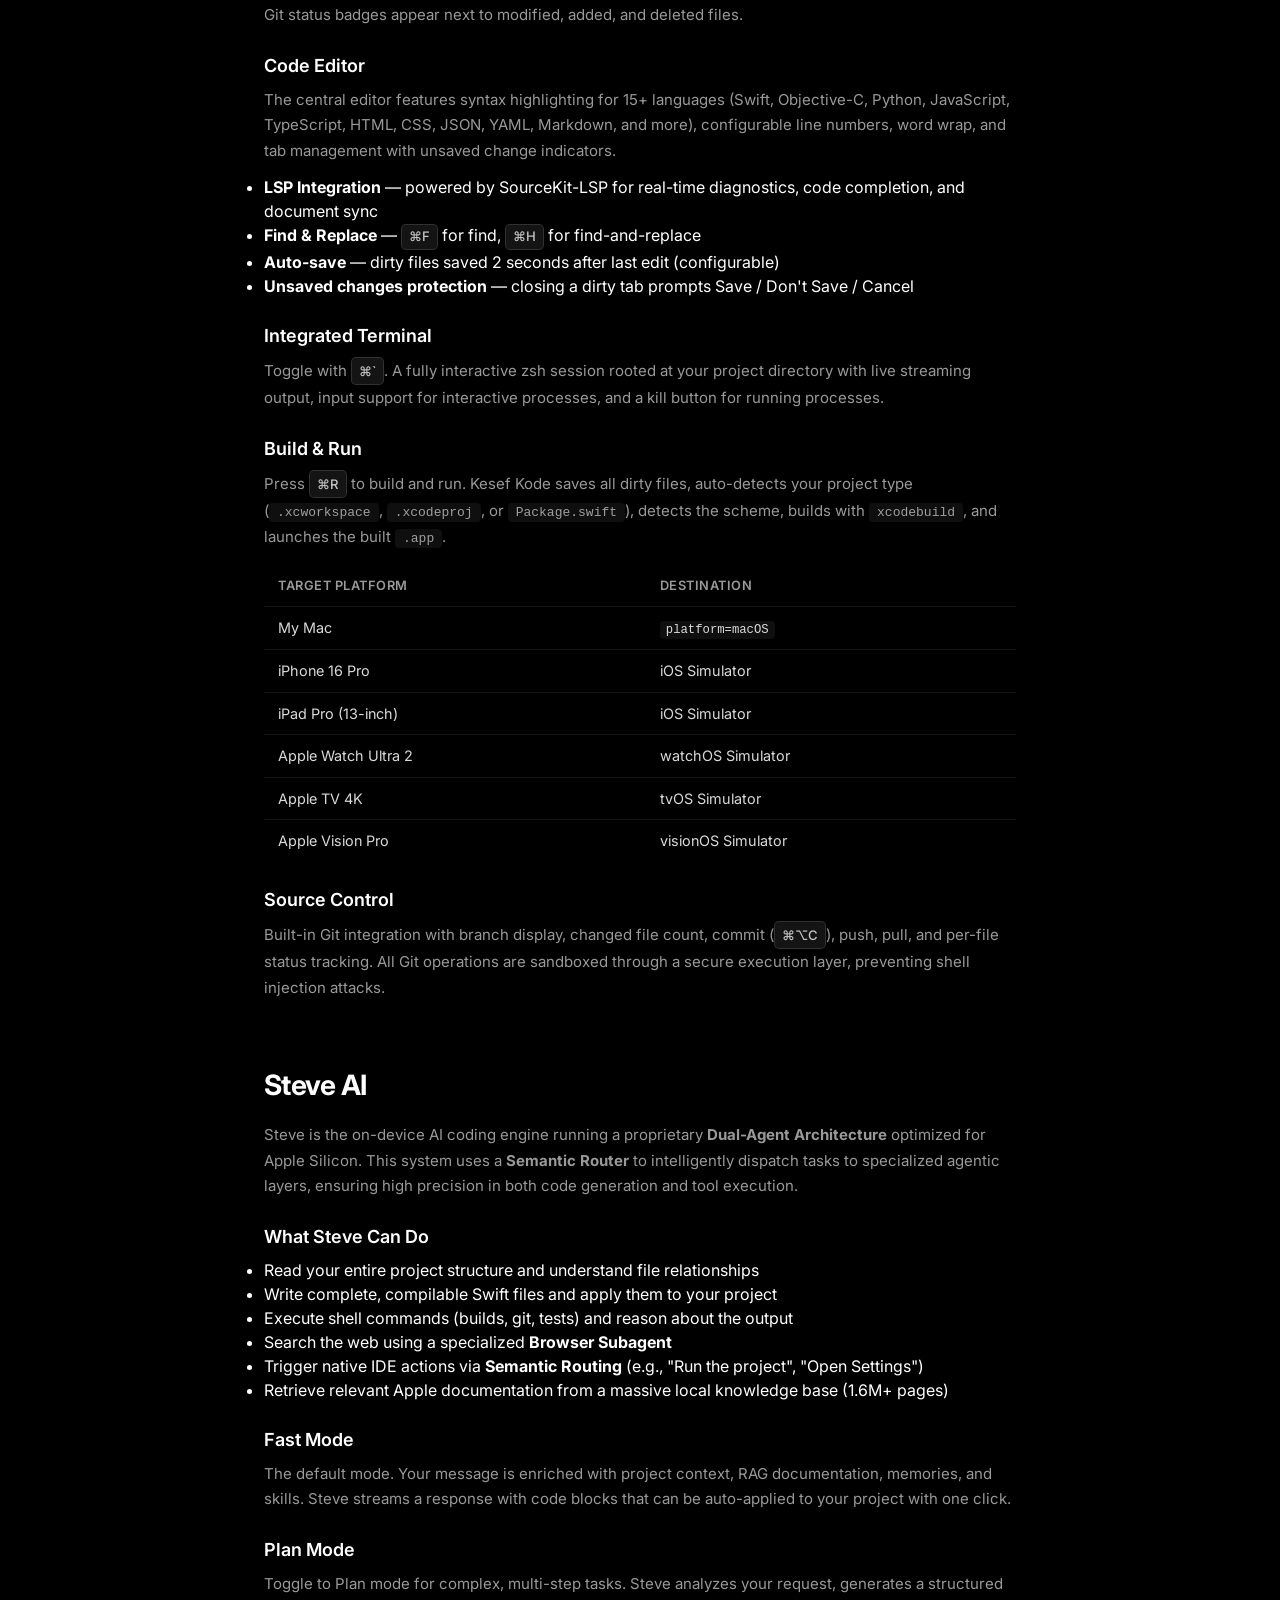
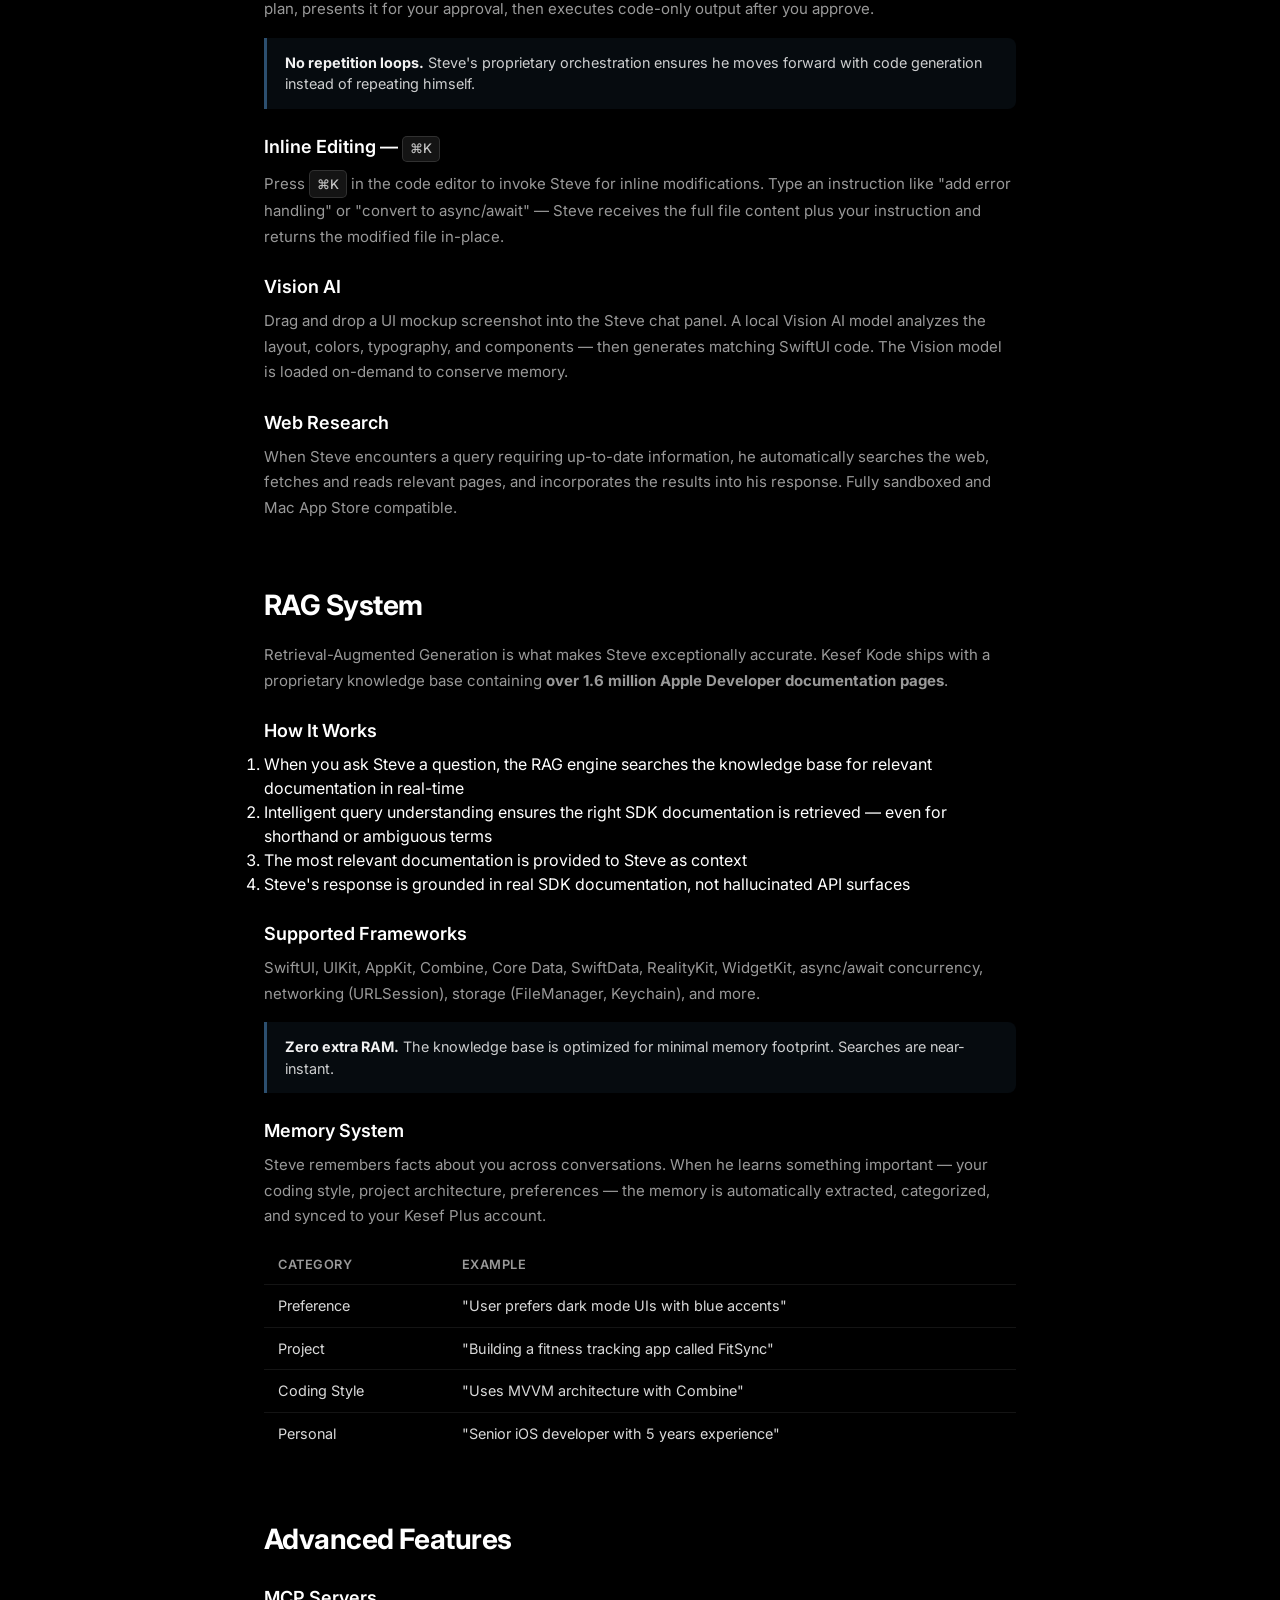
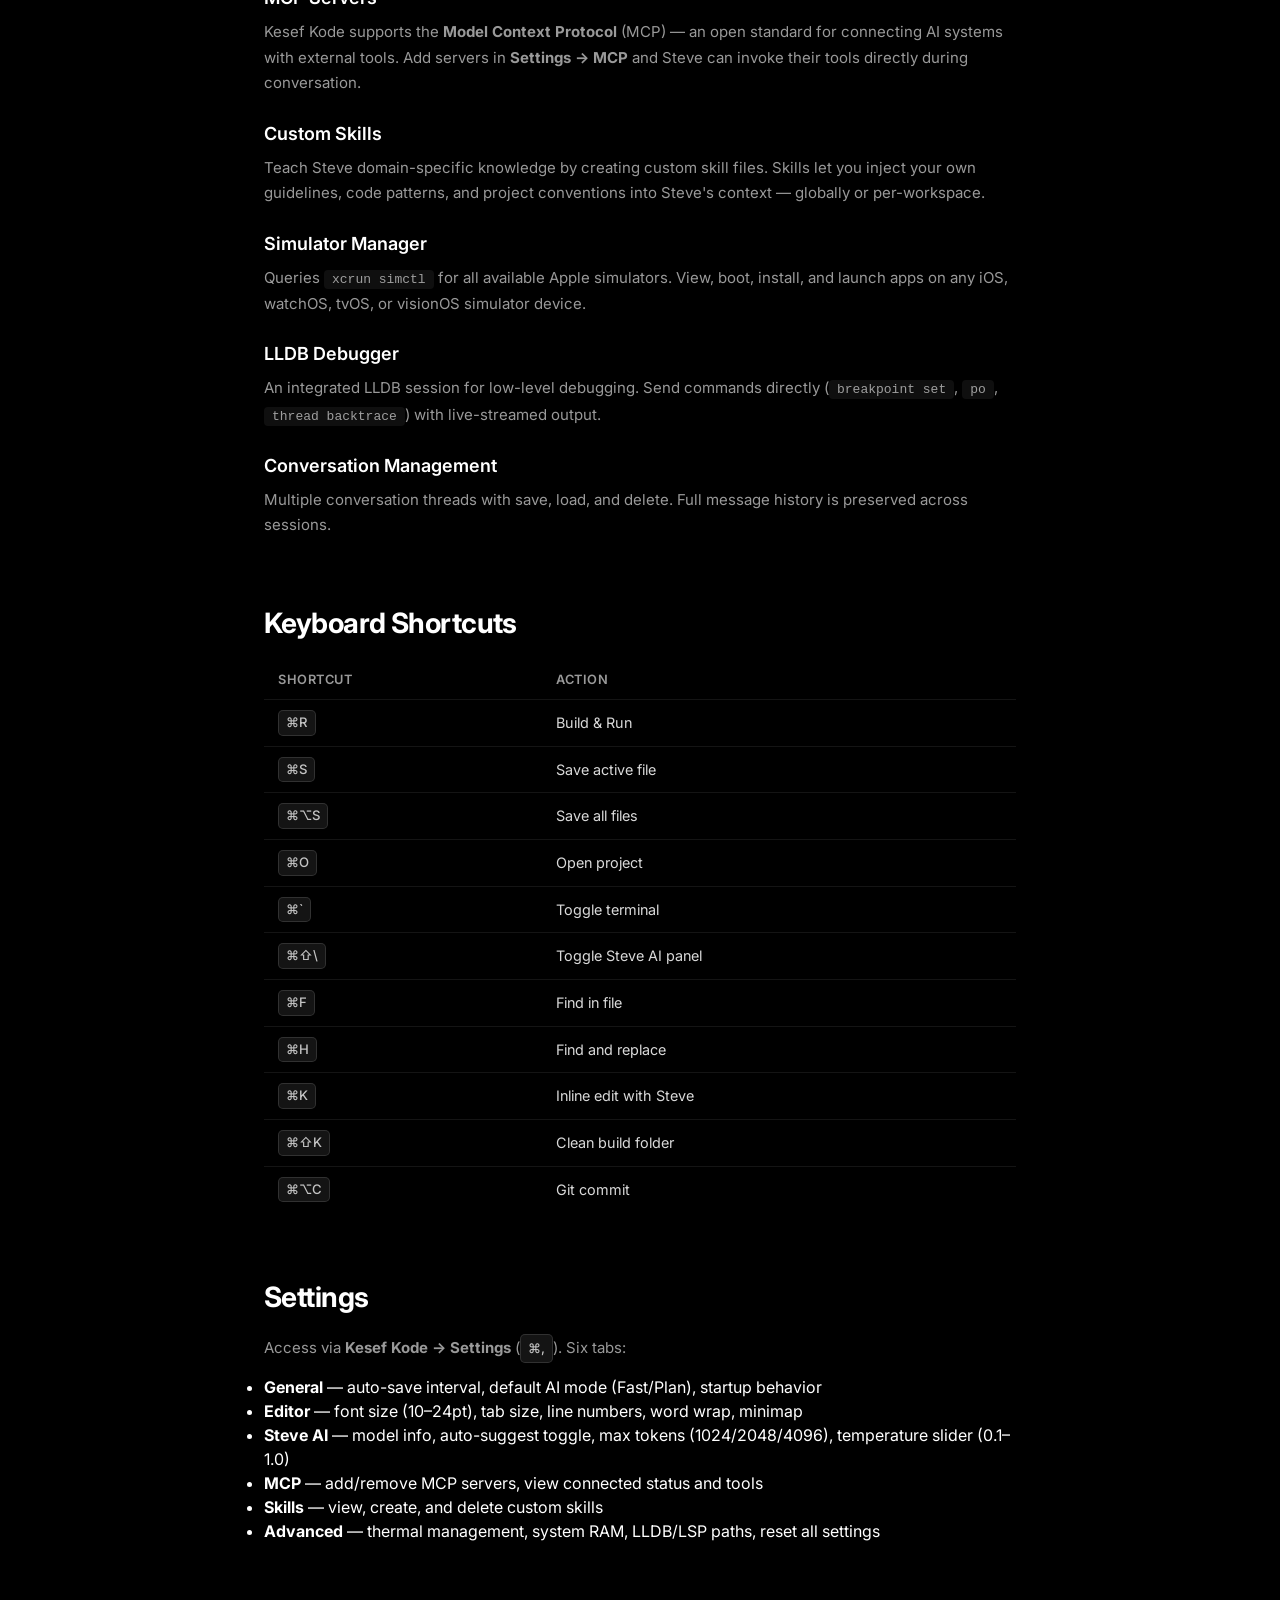
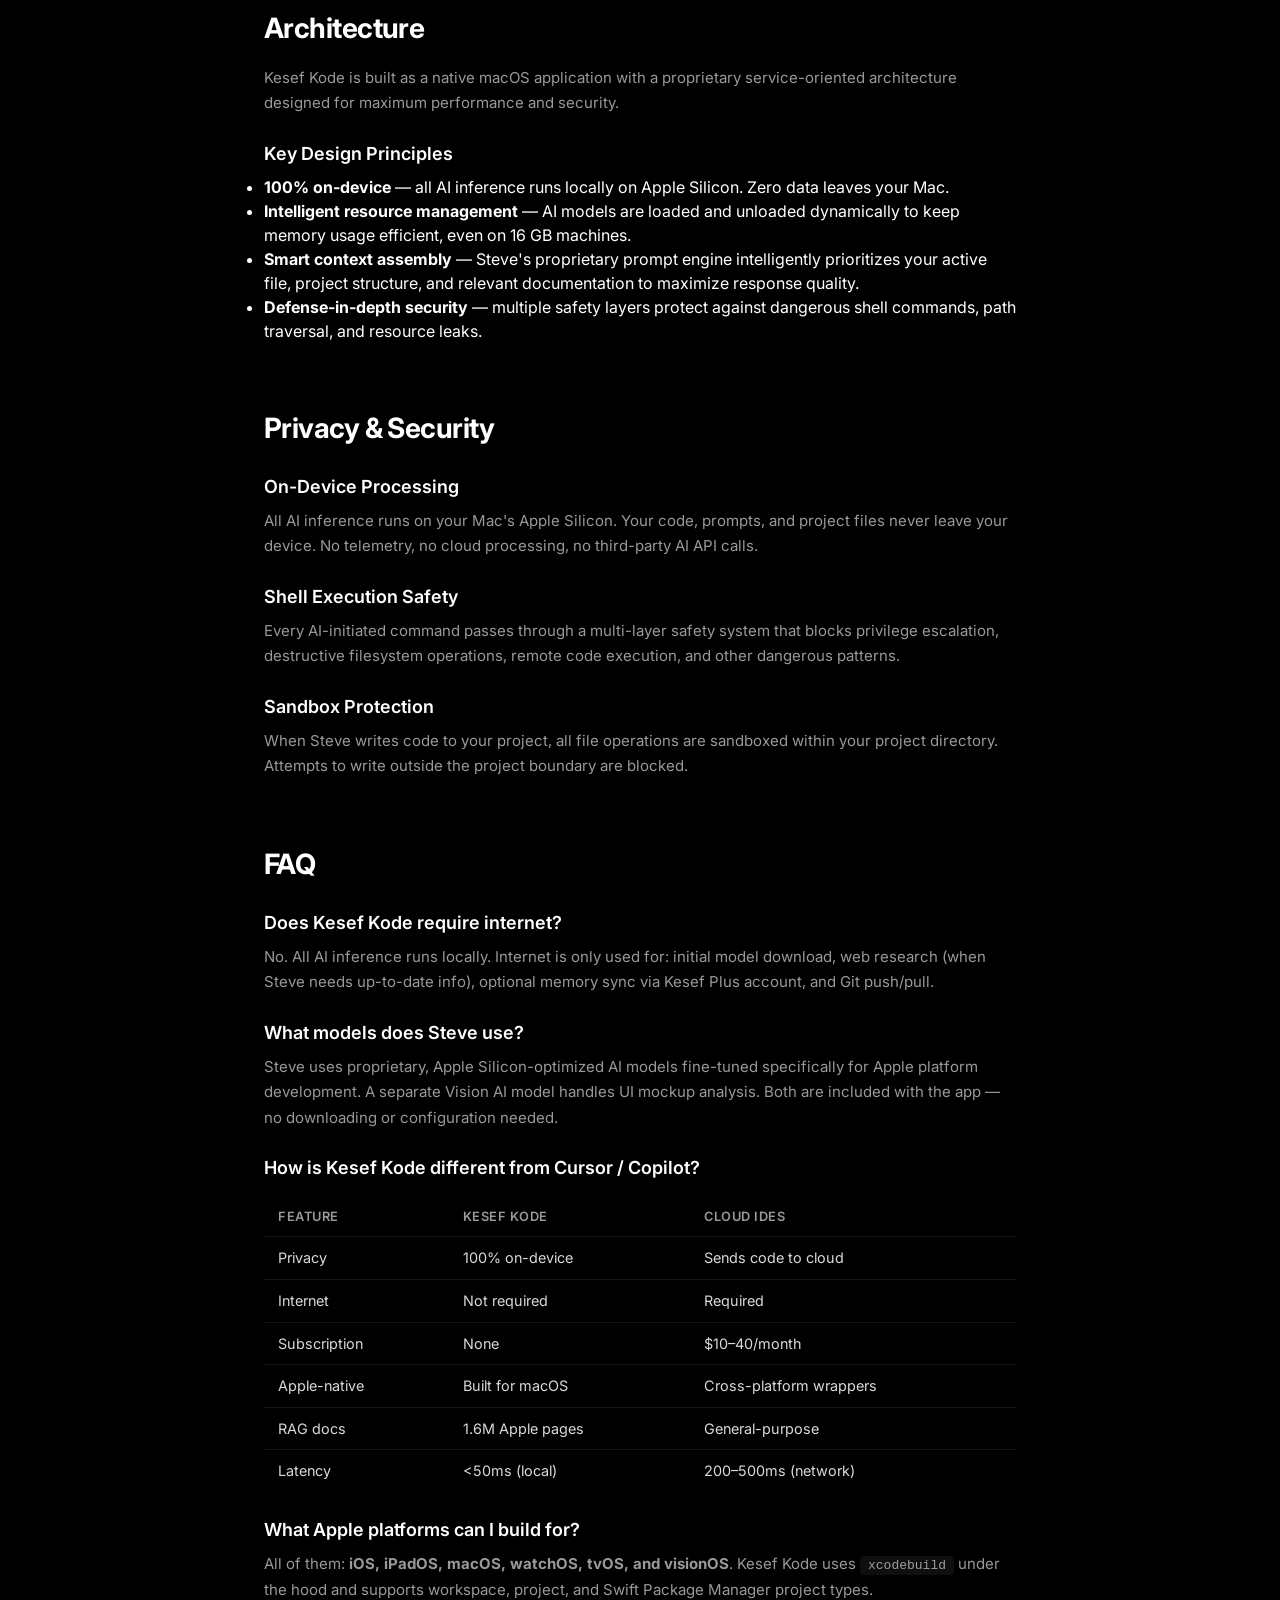
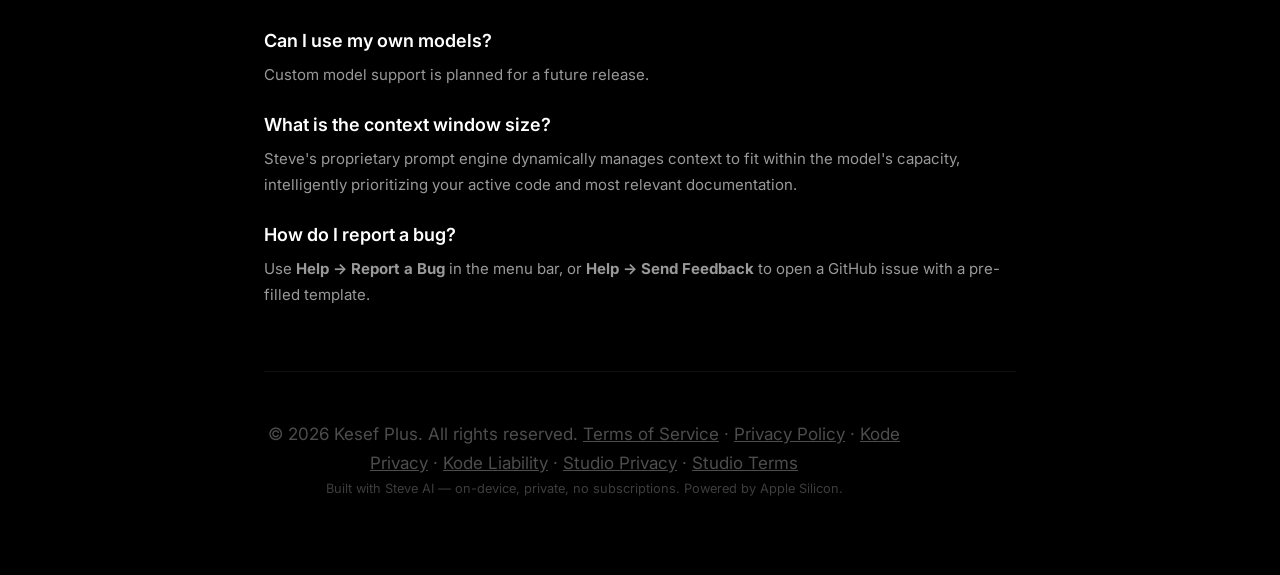
<file: docs-kode.html>
<!DOCTYPE html>
<html lang="en">
<head>
  <meta charset="UTF-8" />
  <meta name="viewport" content="width=device-width, initial-scale=1.0" />
  <title>Documentation — Kesef Kode</title>
  <meta name="description" content="Complete documentation for Kesef Kode — the on-device agentic IDE for Apple platforms. Installation, features, Steve AI, RAG, MCP, Skills, and more." />
  <link rel="preconnect" href="https://fonts.googleapis.com" />
  <link rel="preconnect" href="https://fonts.gstatic.com" crossorigin />
  <link href="https://fonts.googleapis.com/css2?family=Inter:wght@400;500;600;700&display=swap" rel="stylesheet" />
  <link rel="stylesheet" href="antigravity.css?v=1.1" />
  <style>
    .docs-table { width: 100%; border-collapse: collapse; margin: 16px 0 24px; font-size: 0.9rem; }
    .docs-table th, .docs-table td { padding: 10px 14px; text-align: left; border-bottom: 1px solid rgba(255,255,255,0.08); }
    .docs-table th { font-weight: 600; color: rgba(255,255,255,0.6); font-size: 0.8rem; text-transform: uppercase; letter-spacing: 0.04em; }
    .docs-table td { color: rgba(255,255,255,0.85); }
    .docs-table tr:last-child td { border-bottom: none; }
    .docs-table code { background: rgba(255,255,255,0.06); padding: 2px 6px; border-radius: 4px; font-size: 0.85em; }
    .docs-kbd { display: inline-block; background: rgba(255,255,255,0.08); border: 1px solid rgba(255,255,255,0.12); border-radius: 5px; padding: 2px 7px; font-family: 'Inter', sans-serif; font-size: 0.82rem; font-weight: 500; color: rgba(255,255,255,0.75); }
    .docs-arch { background: rgba(255,255,255,0.03); border: 1px solid rgba(255,255,255,0.06); border-radius: 12px; padding: 20px; margin: 16px 0 24px; font-family: monospace; font-size: 0.78rem; line-height: 1.6; white-space: pre; overflow-x: auto; color: rgba(255,255,255,0.65); }
    .docs-callout { background: rgba(100,180,255,0.06); border-left: 3px solid rgba(100,180,255,0.4); border-radius: 0 8px 8px 0; padding: 14px 18px; margin: 16px 0; font-size: 0.9rem; color: rgba(255,255,255,0.8); }
    .docs-callout strong { color: rgba(255,255,255,0.95); }
    .ag-docs-nav { display: flex; flex-wrap: wrap; gap: 6px; margin-bottom: 48px; }
  </style>
</head>
<body>
  <nav class="ag-nav">
    <a href="index.html" class="ag-nav-logo" style="display:flex; align-items:center;">
      <img src="assets/k.svg" alt="Kesef Plus" class="ag-logo-img" />
    </a>
    <button class="ag-mobile-menu-btn">☰</button>
    <ul class="ag-nav-links">
      <li><a href="studio.html">Studio</a></li>
      <li><a href="kode.html" class="active">Kode</a></li>
      <li><a href="demo.html">Demo</a></li>
      <li><a href="feedback.html">Feedback</a></li>
      <li><a href="download.html" class="ag-nav-pill">Download</a></li>
    </ul>
  </nav>

  <main style="max-width: 800px; margin: 0 auto; padding: 140px 24px 80px;">
    <span class="ag-label">Documentation</span>
    <h1 class="ag-headline-md">Kesef Kode</h1>
    <p class="ag-body" style="margin-bottom: 40px;">The complete guide to the agentic IDE for Apple platforms — on-device AI, no cloud, no subscriptions.</p>

    <div class="ag-docs-nav">
      <a href="#getting-started" class="active">Getting Started</a>
      <a href="#ide">The IDE</a>
      <a href="#steve">Steve AI</a>
      <a href="#rag">RAG System</a>
      <a href="#advanced">Advanced</a>
      <a href="#shortcuts">Shortcuts</a>
      <a href="#settings">Settings</a>
      <a href="#architecture">Architecture</a>
      <a href="#privacy">Privacy</a>
      <a href="#faq">FAQ</a>
    </div>

    <!-- ═══════════════════════════════════ GETTING STARTED ═══════════════════════════════════ -->
    <div class="ag-docs-section" id="getting-started">
      <h2>Getting Started</h2>

      <h3>System Requirements</h3>
      <table class="docs-table">
        <thead><tr><th>Requirement</th><th>Minimum</th><th>Recommended</th></tr></thead>
        <tbody>
          <tr><td><strong>macOS</strong></td><td>15.0 Sequoia</td><td>Latest (Tahoe)</td></tr>
          <tr><td><strong>Chip</strong></td><td>Apple Silicon (M1)</td><td>M2 Pro / M3 or later</td></tr>
          <tr><td><strong>RAM</strong></td><td>16 GB</td><td>32 GB</td></tr>
          <tr><td><strong>Disk</strong></td><td>15 GB free</td><td>30 GB free</td></tr>
          <tr><td><strong>Xcode</strong></td><td>15.0</td><td>Latest stable</td></tr>
        </tbody>
      </table>
      <div class="docs-callout">
        <strong>Why Apple Silicon?</strong> Steve AI runs a proprietary code model entirely on your Mac's Neural Engine and GPU. This requires the unified memory architecture available only on M-series chips.
      </div>

      <h3>Installation</h3>
      <p>Download the latest DMG from <a href="https://github.com/ilan-uzan/kesef-kode/releases/latest">GitHub Releases</a> or the <a href="download.html">download page</a>. On first launch, Steve's code model (~4 GB) is loaded from the bundled model directory. No API keys, no account required for core features, no internet connection needed after the initial download.</p>

      <h3>Welcome Screen</h3>
      <p>When no project is open, you'll see the Welcome Screen with four actions:</p>
      <ul>
        <li><strong>Open Folder</strong> — browse to any directory on your Mac</li>
        <li><strong>Clone Repository</strong> — enter a Git HTTPS or SSH URL and choose a destination</li>
        <li><strong>New Project</strong> — scaffold a SwiftUI project for any Apple platform (iOS, macOS, watchOS, tvOS, visionOS)</li>
        <li><strong>Recent Projects</strong> — quick access to your 10 most recently opened projects</li>
      </ul>
    </div>

    <!-- ═══════════════════════════════════ THE IDE ═══════════════════════════════════ -->
    <div class="ag-docs-section" id="ide">
      <h2>The IDE</h2>
      <p>A full-featured native macOS IDE built with SwiftUI and AppKit, designed around the "Liquid Glass" aesthetic — translucent backgrounds, vibrant gradients, and fluid animations.</p>

      <h3>File Navigator</h3>
      <p>The left sidebar displays your project's file tree with live sync — the tree automatically refreshes when files change on disk. Smart filtering hides <code>DerivedData</code>, <code>.build</code>, <code>.git</code>, <code>node_modules</code>, and <code>Pods</code>. Git status badges appear next to modified, added, and deleted files.</p>

      <h3>Code Editor</h3>
      <p>The central editor features syntax highlighting for 15+ languages (Swift, Objective-C, Python, JavaScript, TypeScript, HTML, CSS, JSON, YAML, Markdown, and more), configurable line numbers, word wrap, and tab management with unsaved change indicators.</p>
      <ul>
        <li><strong>LSP Integration</strong> — powered by SourceKit-LSP for real-time diagnostics, code completion, and document sync</li>
        <li><strong>Find &amp; Replace</strong> — <span class="docs-kbd">⌘F</span> for find, <span class="docs-kbd">⌘H</span> for find-and-replace</li>
        <li><strong>Auto-save</strong> — dirty files saved 2 seconds after last edit (configurable)</li>
        <li><strong>Unsaved changes protection</strong> — closing a dirty tab prompts Save / Don't Save / Cancel</li>
      </ul>

      <h3>Integrated Terminal</h3>
      <p>Toggle with <span class="docs-kbd">⌘`</span>. A fully interactive zsh session rooted at your project directory with live streaming output, input support for interactive processes, and a kill button for running processes.</p>

      <h3>Build &amp; Run</h3>
      <p>Press <span class="docs-kbd">⌘R</span> to build and run. Kesef Kode saves all dirty files, auto-detects your project type (<code>.xcworkspace</code>, <code>.xcodeproj</code>, or <code>Package.swift</code>), detects the scheme, builds with <code>xcodebuild</code>, and launches the built <code>.app</code>.</p>
      <table class="docs-table">
        <thead><tr><th>Target Platform</th><th>Destination</th></tr></thead>
        <tbody>
          <tr><td>My Mac</td><td><code>platform=macOS</code></td></tr>
          <tr><td>iPhone 16 Pro</td><td>iOS Simulator</td></tr>
          <tr><td>iPad Pro (13-inch)</td><td>iOS Simulator</td></tr>
          <tr><td>Apple Watch Ultra 2</td><td>watchOS Simulator</td></tr>
          <tr><td>Apple TV 4K</td><td>tvOS Simulator</td></tr>
          <tr><td>Apple Vision Pro</td><td>visionOS Simulator</td></tr>
        </tbody>
      </table>

      <h3>Source Control</h3>
      <p>Built-in Git integration with branch display, changed file count, commit (<span class="docs-kbd">⌘⌥C</span>), push, pull, and per-file status tracking. All Git operations are sandboxed through a secure execution layer, preventing shell injection attacks.</p>
    </div>

    <!-- ═══════════════════════════════════ STEVE AI ═══════════════════════════════════ -->
    <div class="ag-docs-section" id="steve">
      <h2>Steve AI</h2>
      <p>Steve is the on-device AI coding engine running a proprietary <strong>Dual-Agent Architecture</strong> optimized for Apple Silicon. This system uses a <strong>Semantic Router</strong> to intelligently dispatch tasks to specialized agentic layers, ensuring high precision in both code generation and tool execution.</p>

      <h3>What Steve Can Do</h3>
      <ul>
        <li>Read your entire project structure and understand file relationships</li>
        <li>Write complete, compilable Swift files and apply them to your project</li>
        <li>Execute shell commands (builds, git, tests) and reason about the output</li>
        <li>Search the web using a specialized <strong>Browser Subagent</strong></li>
        <li>Trigger native IDE actions via <strong>Semantic Routing</strong> (e.g., "Run the project", "Open Settings")</li>
        <li>Retrieve relevant Apple documentation from a massive local knowledge base (1.6M+ pages)</li>
      </ul>

      <h3>Fast Mode</h3>
      <p>The default mode. Your message is enriched with project context, RAG documentation, memories, and skills. Steve streams a response with code blocks that can be auto-applied to your project with one click.</p>

      <h3>Plan Mode</h3>
      <p>Toggle to Plan mode for complex, multi-step tasks. Steve analyzes your request, generates a structured plan, presents it for your approval, then executes code-only output after you approve.</p>
      <div class="docs-callout">
        <strong>No repetition loops.</strong> Steve's proprietary orchestration ensures he moves forward with code generation instead of repeating himself.
      </div>

      <h3>Inline Editing — <span class="docs-kbd">⌘K</span></h3>
      <p>Press <span class="docs-kbd">⌘K</span> in the code editor to invoke Steve for inline modifications. Type an instruction like "add error handling" or "convert to async/await" — Steve receives the full file content plus your instruction and returns the modified file in-place.</p>

      <h3>Vision AI</h3>
      <p>Drag and drop a UI mockup screenshot into the Steve chat panel. A local Vision AI model analyzes the layout, colors, typography, and components — then generates matching SwiftUI code. The Vision model is loaded on-demand to conserve memory.</p>

      <h3>Web Research</h3>
      <p>When Steve encounters a query requiring up-to-date information, he automatically searches the web, fetches and reads relevant pages, and incorporates the results into his response. Fully sandboxed and Mac App Store compatible.</p>
    </div>

    <!-- ═══════════════════════════════════ RAG SYSTEM ═══════════════════════════════════ -->
    <div class="ag-docs-section" id="rag">
      <h2>RAG System</h2>
      <p>Retrieval-Augmented Generation is what makes Steve exceptionally accurate. Kesef Kode ships with a proprietary knowledge base containing <strong>over 1.6 million Apple Developer documentation pages</strong>.</p>

      <h3>How It Works</h3>
      <ol>
        <li>When you ask Steve a question, the RAG engine searches the knowledge base for relevant documentation in real-time</li>
        <li>Intelligent query understanding ensures the right SDK documentation is retrieved — even for shorthand or ambiguous terms</li>
        <li>The most relevant documentation is provided to Steve as context</li>
        <li>Steve's response is grounded in real SDK documentation, not hallucinated API surfaces</li>
      </ol>

      <h3>Supported Frameworks</h3>
      <p>SwiftUI, UIKit, AppKit, Combine, Core Data, SwiftData, RealityKit, WidgetKit, async/await concurrency, networking (URLSession), storage (FileManager, Keychain), and more.</p>
      <div class="docs-callout">
        <strong>Zero extra RAM.</strong> The knowledge base is optimized for minimal memory footprint. Searches are near-instant.
      </div>

      <h3>Memory System</h3>
      <p>Steve remembers facts about you across conversations. When he learns something important — your coding style, project architecture, preferences — the memory is automatically extracted, categorized, and synced to your Kesef Plus account.</p>
      <table class="docs-table">
        <thead><tr><th>Category</th><th>Example</th></tr></thead>
        <tbody>
          <tr><td>Preference</td><td>"User prefers dark mode UIs with blue accents"</td></tr>
          <tr><td>Project</td><td>"Building a fitness tracking app called FitSync"</td></tr>
          <tr><td>Coding Style</td><td>"Uses MVVM architecture with Combine"</td></tr>
          <tr><td>Personal</td><td>"Senior iOS developer with 5 years experience"</td></tr>
        </tbody>
      </table>
    </div>

    <!-- ═══════════════════════════════════ ADVANCED ═══════════════════════════════════ -->
    <div class="ag-docs-section" id="advanced">
      <h2>Advanced Features</h2>

      <h3>MCP Servers</h3>
      <p>Kesef Kode supports the <strong>Model Context Protocol</strong> (MCP) — an open standard for connecting AI systems with external tools. Add servers in <strong>Settings → MCP</strong> and Steve can invoke their tools directly during conversation.</p>

      <h3>Custom Skills</h3>
      <p>Teach Steve domain-specific knowledge by creating custom skill files. Skills let you inject your own guidelines, code patterns, and project conventions into Steve's context — globally or per-workspace.</p>

      <h3>Simulator Manager</h3>
      <p>Queries <code>xcrun simctl</code> for all available Apple simulators. View, boot, install, and launch apps on any iOS, watchOS, tvOS, or visionOS simulator device.</p>

      <h3>LLDB Debugger</h3>
      <p>An integrated LLDB session for low-level debugging. Send commands directly (<code>breakpoint set</code>, <code>po</code>, <code>thread backtrace</code>) with live-streamed output.</p>

      <h3>Conversation Management</h3>
      <p>Multiple conversation threads with save, load, and delete. Full message history is preserved across sessions.</p>
    </div>

    <!-- ═══════════════════════════════════ SHORTCUTS ═══════════════════════════════════ -->
    <div class="ag-docs-section" id="shortcuts">
      <h2>Keyboard Shortcuts</h2>
      <table class="docs-table">
        <thead><tr><th>Shortcut</th><th>Action</th></tr></thead>
        <tbody>
          <tr><td><span class="docs-kbd">⌘R</span></td><td>Build &amp; Run</td></tr>
          <tr><td><span class="docs-kbd">⌘S</span></td><td>Save active file</td></tr>
          <tr><td><span class="docs-kbd">⌘⌥S</span></td><td>Save all files</td></tr>
          <tr><td><span class="docs-kbd">⌘O</span></td><td>Open project</td></tr>
          <tr><td><span class="docs-kbd">⌘`</span></td><td>Toggle terminal</td></tr>
          <tr><td><span class="docs-kbd">⌘⇧\</span></td><td>Toggle Steve AI panel</td></tr>
          <tr><td><span class="docs-kbd">⌘F</span></td><td>Find in file</td></tr>
          <tr><td><span class="docs-kbd">⌘H</span></td><td>Find and replace</td></tr>
          <tr><td><span class="docs-kbd">⌘K</span></td><td>Inline edit with Steve</td></tr>
          <tr><td><span class="docs-kbd">⌘⇧K</span></td><td>Clean build folder</td></tr>
          <tr><td><span class="docs-kbd">⌘⌥C</span></td><td>Git commit</td></tr>
        </tbody>
      </table>
    </div>

    <!-- ═══════════════════════════════════ SETTINGS ═══════════════════════════════════ -->
    <div class="ag-docs-section" id="settings">
      <h2>Settings</h2>
      <p>Access via <strong>Kesef Kode → Settings</strong> (<span class="docs-kbd">⌘,</span>). Six tabs:</p>
      <ul>
        <li><strong>General</strong> — auto-save interval, default AI mode (Fast/Plan), startup behavior</li>
        <li><strong>Editor</strong> — font size (10–24pt), tab size, line numbers, word wrap, minimap</li>
        <li><strong>Steve AI</strong> — model info, auto-suggest toggle, max tokens (1024/2048/4096), temperature slider (0.1–1.0)</li>
        <li><strong>MCP</strong> — add/remove MCP servers, view connected status and tools</li>
        <li><strong>Skills</strong> — view, create, and delete custom skills</li>
        <li><strong>Advanced</strong> — thermal management, system RAM, LLDB/LSP paths, reset all settings</li>
      </ul>
    </div>

    <!-- ═══════════════════════════════════ ARCHITECTURE ═══════════════════════════════════ -->
    <div class="ag-docs-section" id="architecture">
      <h2>Architecture</h2>
      <p>Kesef Kode is built as a native macOS application with a proprietary service-oriented architecture designed for maximum performance and security.</p>
      <h3>Key Design Principles</h3>
      <ul>
        <li><strong>100% on-device</strong> — all AI inference runs locally on Apple Silicon. Zero data leaves your Mac.</li>
        <li><strong>Intelligent resource management</strong> — AI models are loaded and unloaded dynamically to keep memory usage efficient, even on 16 GB machines.</li>
        <li><strong>Smart context assembly</strong> — Steve's proprietary prompt engine intelligently prioritizes your active file, project structure, and relevant documentation to maximize response quality.</li>
        <li><strong>Defense-in-depth security</strong> — multiple safety layers protect against dangerous shell commands, path traversal, and resource leaks.</li>
      </ul>
    </div>

    <!-- ═══════════════════════════════════ PRIVACY ═══════════════════════════════════ -->
    <div class="ag-docs-section" id="privacy">
      <h2>Privacy &amp; Security</h2>
      <h3>On-Device Processing</h3>
      <p>All AI inference runs on your Mac's Apple Silicon. Your code, prompts, and project files never leave your device. No telemetry, no cloud processing, no third-party AI API calls.</p>
      <h3>Shell Execution Safety</h3>
      <p>Every AI-initiated command passes through a multi-layer safety system that blocks privilege escalation, destructive filesystem operations, remote code execution, and other dangerous patterns.</p>
      <h3>Sandbox Protection</h3>
      <p>When Steve writes code to your project, all file operations are sandboxed within your project directory. Attempts to write outside the project boundary are blocked.</p>
    </div>

    <!-- ═══════════════════════════════════ FAQ ═══════════════════════════════════ -->
    <div class="ag-docs-section" id="faq">
      <h2>FAQ</h2>
      <h3>Does Kesef Kode require internet?</h3>
      <p>No. All AI inference runs locally. Internet is only used for: initial model download, web research (when Steve needs up-to-date info), optional memory sync via Kesef Plus account, and Git push/pull.</p>

      <h3>What models does Steve use?</h3>
      <p>Steve uses proprietary, Apple Silicon-optimized AI models fine-tuned specifically for Apple platform development. A separate Vision AI model handles UI mockup analysis. Both are included with the app — no downloading or configuration needed.</p>

      <h3>How is Kesef Kode different from Cursor / Copilot?</h3>
      <table class="docs-table">
        <thead><tr><th>Feature</th><th>Kesef Kode</th><th>Cloud IDEs</th></tr></thead>
        <tbody>
          <tr><td>Privacy</td><td>100% on-device</td><td>Sends code to cloud</td></tr>
          <tr><td>Internet</td><td>Not required</td><td>Required</td></tr>
          <tr><td>Subscription</td><td>None</td><td>$10–40/month</td></tr>
          <tr><td>Apple-native</td><td>Built for macOS</td><td>Cross-platform wrappers</td></tr>
          <tr><td>RAG docs</td><td>1.6M Apple pages</td><td>General-purpose</td></tr>
          <tr><td>Latency</td><td>&lt;50ms (local)</td><td>200–500ms (network)</td></tr>
        </tbody>
      </table>

      <h3>What Apple platforms can I build for?</h3>
      <p>All of them: <strong>iOS, iPadOS, macOS, watchOS, tvOS, and visionOS</strong>. Kesef Kode uses <code>xcodebuild</code> under the hood and supports workspace, project, and Swift Package Manager project types.</p>

      <h3>Can I use my own models?</h3>
      <p>Custom model support is planned for a future release.</p>

      <h3>What is the context window size?</h3>
      <p>Steve's proprietary prompt engine dynamically manages context to fit within the model's capacity, intelligently prioritizing your active code and most relevant documentation.</p>

      <h3>How do I report a bug?</h3>
      <p>Use <strong>Help → Report a Bug</strong> in the menu bar, or <strong>Help → Send Feedback</strong> to open a GitHub issue with a pre-filled template.</p>
    </div>

    <div style="text-align: center; padding: 48px 0 0; border-top: 1px solid rgba(255,255,255,0.06); margin-top: 48px;">
      <p class="ag-body" style="opacity: 0.5;">© 2026 Kesef Plus. All rights reserved. <a href="terms-of-service.html" style="color: inherit;">Terms of Service</a> · <a href="privacy-policy.html" style="color: inherit;">Privacy Policy</a> · <a href="kode-privacy.html" style="color: inherit;">Kode Privacy</a> · <a href="kode-liability.html" style="color: inherit;">Kode Liability</a> · <a href="kesef-studio/privacy/" style="color: inherit;">Studio Privacy</a> · <a href="kesef-studio/terms/" style="color: inherit;">Studio Terms</a></p>
      <p class="ag-body" style="opacity: 0.4; font-size: 0.8rem;">Built with Steve AI — on-device, private, no subscriptions. Powered by Apple Silicon.</p>
    </div>
  </main>

  <script src="antigravity-app.js?v=1.1" defer></script>
</body>
</html>
</file>
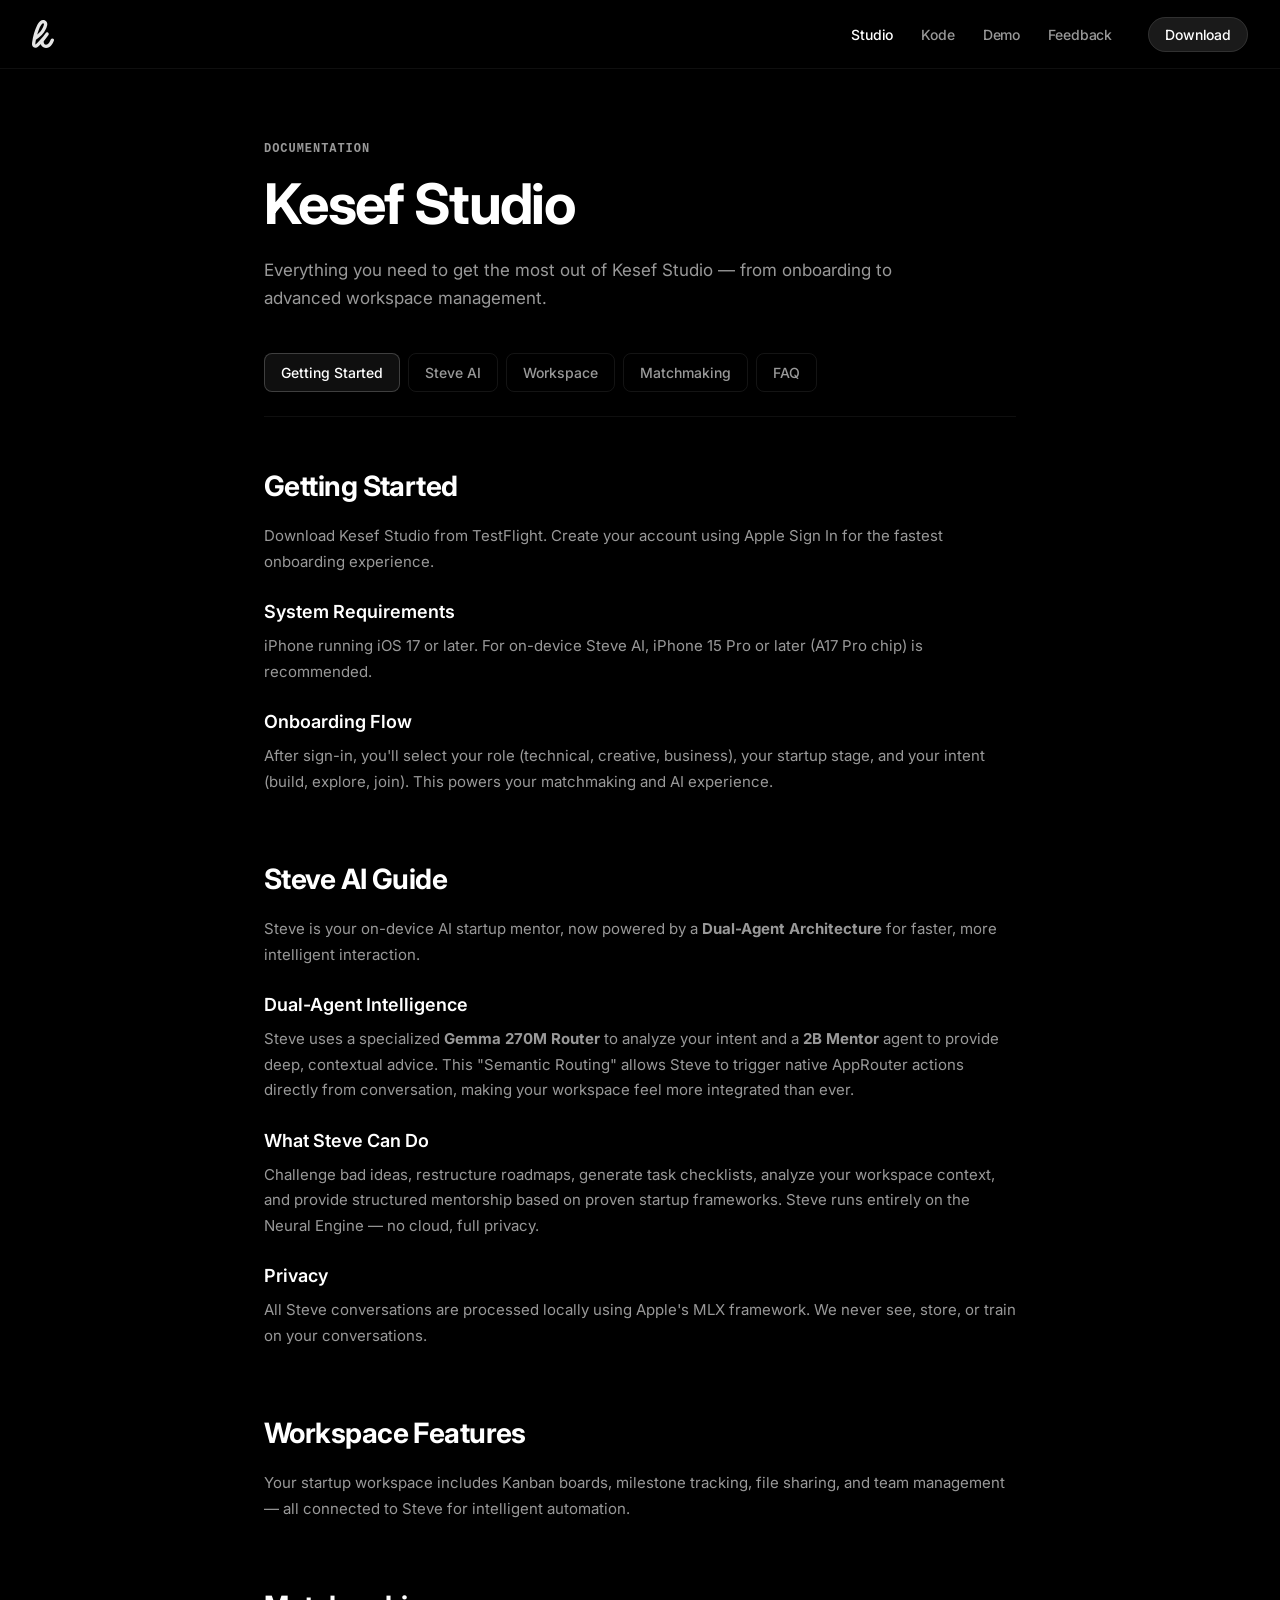
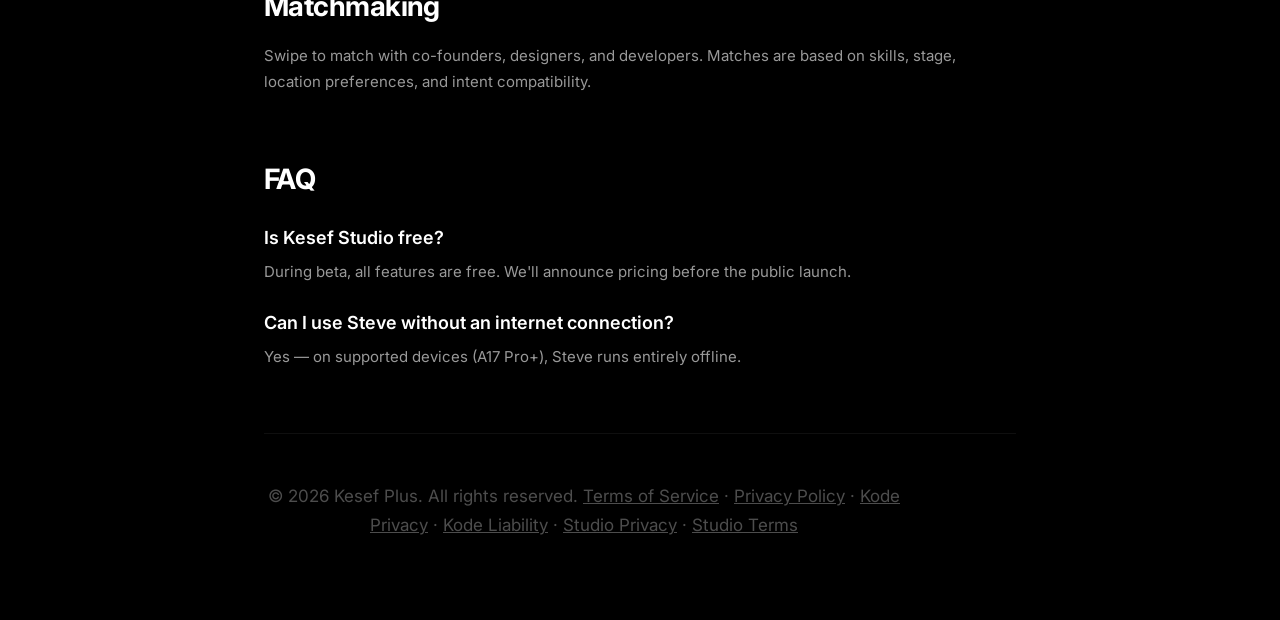
<file: docs-studio.html>
<!DOCTYPE html>
<html lang="en">
<head>
  <meta charset="UTF-8" />
  <meta name="viewport" content="width=device-width, initial-scale=1.0" />
  <title>Documentation — Kesef Studio</title>
  <link rel="preconnect" href="https://fonts.googleapis.com" />
  <link rel="preconnect" href="https://fonts.gstatic.com" crossorigin />
  <link href="https://fonts.googleapis.com/css2?family=Inter:wght@400;500;600;700&display=swap" rel="stylesheet" />
  <link rel="stylesheet" href="antigravity.css?v=1.1" />
</head>
<body>
  <nav class="ag-nav">
    <a href="index.html" class="ag-nav-logo" style="display:flex; align-items:center;">
      <img src="assets/k.svg" alt="Kesef Plus" class="ag-logo-img" />
    </a>
    <button class="ag-mobile-menu-btn">☰</button>
    <ul class="ag-nav-links">
      <li><a href="studio.html" class="active">Studio</a></li>
      <li><a href="kode.html">Kode</a></li>
      <li><a href="demo.html">Demo</a></li>
      <li><a href="feedback.html">Feedback</a></li>
      <li><a href="download.html" class="ag-nav-pill">Download</a></li>
    </ul>
  </nav>

  <main style="max-width: 800px; margin: 0 auto; padding: 140px 24px 80px;">
    <span class="ag-label">Documentation</span>
    <h1 class="ag-headline-md">Kesef Studio</h1>
    <p class="ag-body" style="margin-bottom: 40px;">Everything you need to get the most out of Kesef Studio — from onboarding to advanced workspace management.</p>

    <div class="ag-docs-nav">
      <a href="#getting-started" class="active">Getting Started</a>
      <a href="#steve">Steve AI</a>
      <a href="#workspace">Workspace</a>
      <a href="#matchmaking">Matchmaking</a>
      <a href="#faq">FAQ</a>
    </div>

    <div class="ag-docs-section" id="getting-started">
      <h2>Getting Started</h2>
      <p>Download Kesef Studio from TestFlight. Create your account using Apple Sign In for the fastest onboarding experience.</p>
      <h3>System Requirements</h3>
      <p>iPhone running iOS 17 or later. For on-device Steve AI, iPhone 15 Pro or later (A17 Pro chip) is recommended.</p>
      <h3>Onboarding Flow</h3>
      <p>After sign-in, you'll select your role (technical, creative, business), your startup stage, and your intent (build, explore, join). This powers your matchmaking and AI experience.</p>
    </div>

    <div class="ag-docs-section" id="steve">
      <h2>Steve AI Guide</h2>
      <p>Steve is your on-device AI startup mentor, now powered by a <strong>Dual-Agent Architecture</strong> for faster, more intelligent interaction.</p>
      
      <h3>Dual-Agent Intelligence</h3>
      <p>Steve uses a specialized <strong>Gemma 270M Router</strong> to analyze your intent and a <strong>2B Mentor</strong> agent to provide deep, contextual advice. This "Semantic Routing" allows Steve to trigger native AppRouter actions directly from conversation, making your workspace feel more integrated than ever.</p>

      <h3>What Steve Can Do</h3>
      <p>Challenge bad ideas, restructure roadmaps, generate task checklists, analyze your workspace context, and provide structured mentorship based on proven startup frameworks. Steve runs entirely on the Neural Engine — no cloud, full privacy.</p>
      
      <h3>Privacy</h3>
      <p>All Steve conversations are processed locally using Apple's MLX framework. We never see, store, or train on your conversations.</p>
    </div>

    <div class="ag-docs-section" id="workspace">
      <h2>Workspace Features</h2>
      <p>Your startup workspace includes Kanban boards, milestone tracking, file sharing, and team management — all connected to Steve for intelligent automation.</p>
    </div>

    <div class="ag-docs-section" id="matchmaking">
      <h2>Matchmaking</h2>
      <p>Swipe to match with co-founders, designers, and developers. Matches are based on skills, stage, location preferences, and intent compatibility.</p>
    </div>

    <div class="ag-docs-section" id="faq">
      <h2>FAQ</h2>
      <h3>Is Kesef Studio free?</h3>
      <p>During beta, all features are free. We'll announce pricing before the public launch.</p>
      <h3>Can I use Steve without an internet connection?</h3>
      <p>Yes — on supported devices (A17 Pro+), Steve runs entirely offline.</p>
    </div>
    <div style="text-align: center; padding: 48px 0 0; border-top: 1px solid rgba(255,255,255,0.06); margin-top: 48px;">
      <p class="ag-body" style="opacity: 0.5;">© 2026 Kesef Plus. All rights reserved. <a href="terms-of-service.html" style="color: inherit;">Terms of Service</a> · <a href="privacy-policy.html" style="color: inherit;">Privacy Policy</a> · <a href="kode-privacy.html" style="color: inherit;">Kode Privacy</a> · <a href="kode-liability.html" style="color: inherit;">Kode Liability</a> · <a href="kesef-studio/privacy/" style="color: inherit;">Studio Privacy</a> · <a href="kesef-studio/terms/" style="color: inherit;">Studio Terms</a></p>
    </div>
  </main>

  <script src="antigravity-app.js?v=1.1" defer></script>
</body>
</html>
</file>
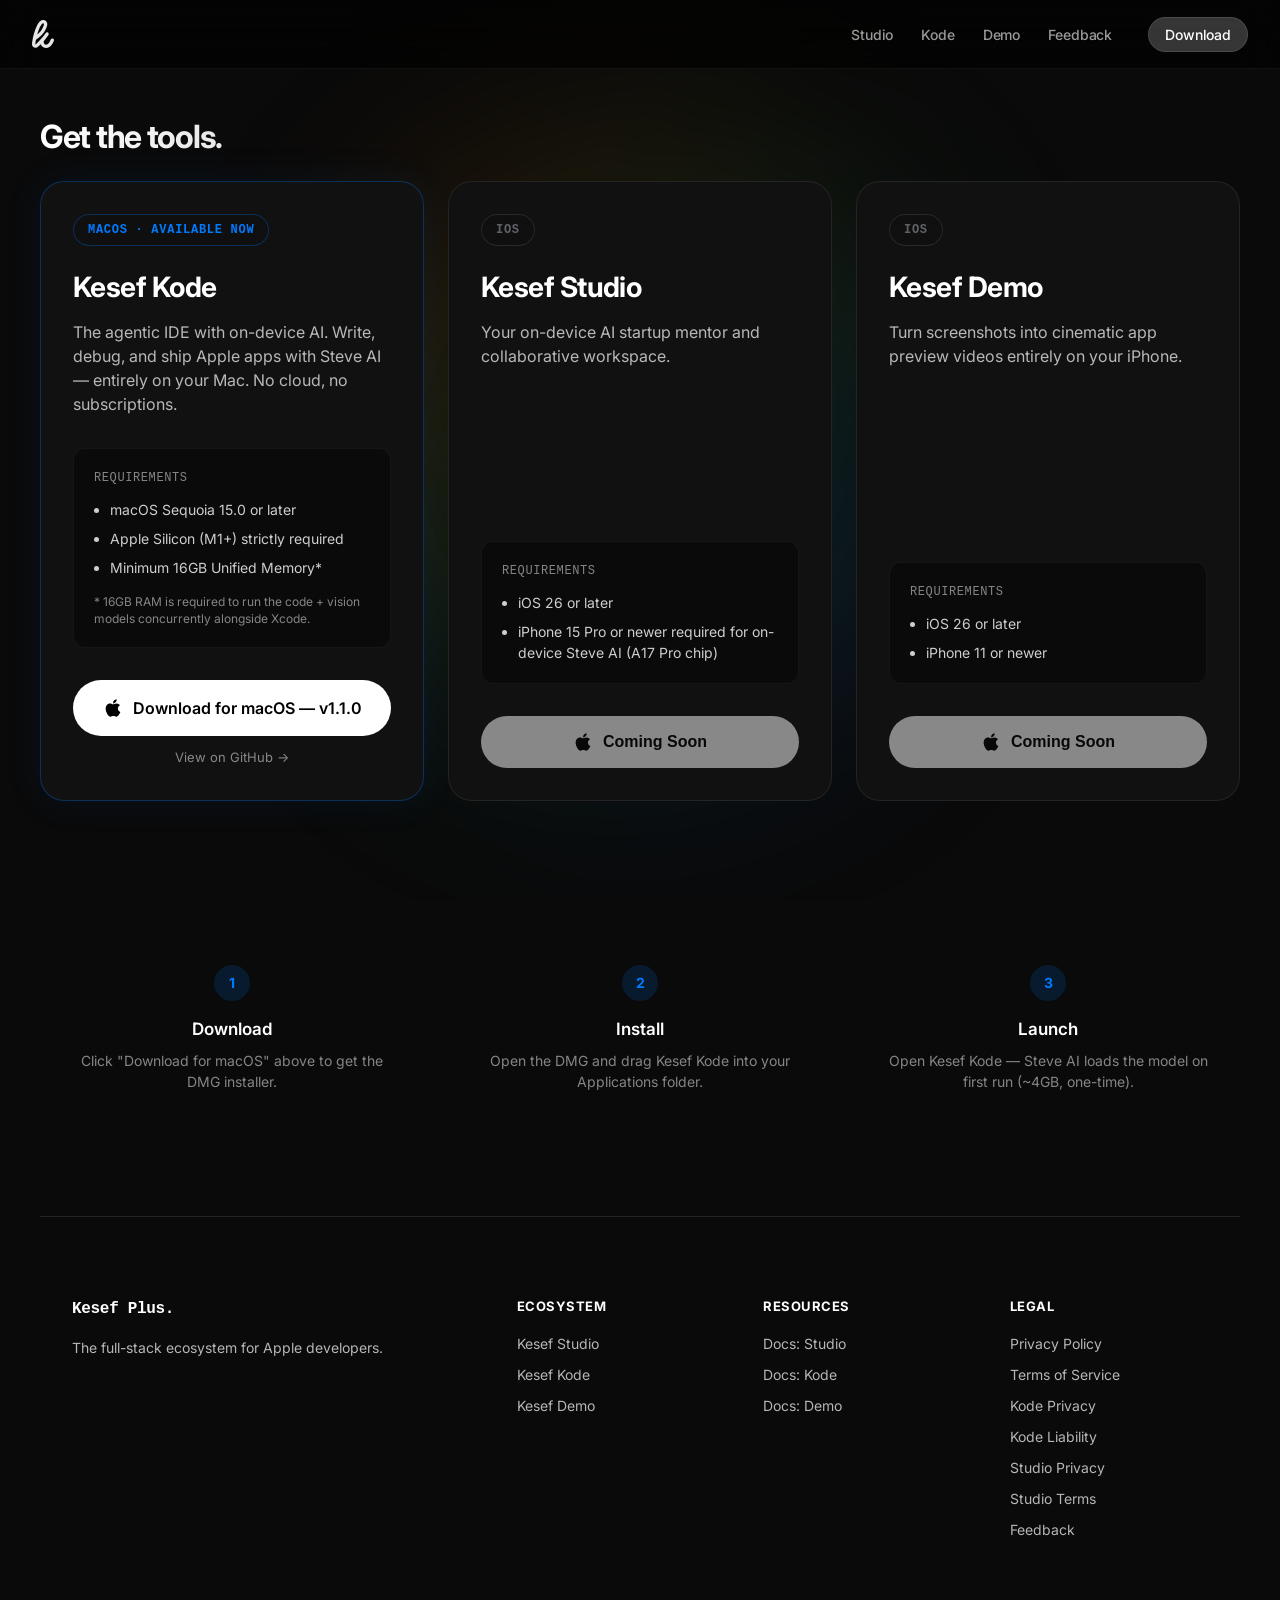
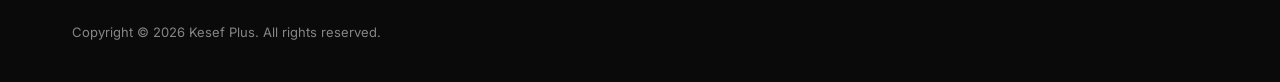
<file: download.html>
<!DOCTYPE html>
<html lang="en">

<head>
  <meta charset="UTF-8" />
  <meta name="viewport" content="width=device-width, initial-scale=1.0" />
  <title>Download — Kesef Plus</title>
  <meta name="description"
    content="Download Kesef Kode for macOS — the AI-powered IDE with on-device intelligence. Free, private, no subscriptions." />
  <link rel="preconnect" href="https://fonts.googleapis.com" />
  <link rel="preconnect" href="https://fonts.gstatic.com" crossorigin />
  <link href="https://fonts.googleapis.com/css2?family=Inter:wght@400;500;600;700&display=swap" rel="stylesheet" />
  <link rel="stylesheet" href="antigravity.css?v=1.1" />
  <style>
    .ag-dl-grid {
      display: grid;
      grid-template-columns: 1fr;
      gap: 24px;
      padding: 20px 0 80px;
    }

    @media(min-width: 900px) {
      .ag-dl-grid {
        grid-template-columns: repeat(3, 1fr);
      }
    }

    .ag-dl-card {
      background: var(--ag-dark-2);
      border: 1px solid rgba(255, 255, 255, 0.08);
      border-radius: 24px;
      padding: 32px;
      display: flex;
      flex-direction: column;
      color: #ffffff;
      transition: transform 0.3s;
    }

    .ag-dl-card:hover {
      transform: translateY(-4px);
    }

    .ag-dl-card-featured {
      border-color: rgba(0, 122, 255, 0.3);
      box-shadow: 0 0 40px rgba(0, 122, 255, 0.08);
    }

    .ag-dl-title {
      font-size: 28px;
      font-weight: 700;
      letter-spacing: -0.02em;
      margin-bottom: 12px;
      color: #ffffff;
    }

    .ag-dl-desc {
      font-size: 16px;
      color: rgba(255, 255, 255, 0.7);
      margin-bottom: 32px;
      flex-grow: 1;
    }

    .ag-dl-reqs {
      background: rgba(0, 0, 0, 0.4);
      border-radius: 12px;
      padding: 20px;
      border: 1px solid rgba(255, 255, 255, 0.05);
      font-size: 14px;
      color: rgba(255, 255, 255, 0.8);
      margin-bottom: 32px;
    }

    .ag-dl-reqs ul {
      margin-left: 16px;
      margin-bottom: 0;
      padding-left: 0;
    }

    .ag-dl-reqs li {
      margin-bottom: 8px;
    }

    .ag-dl-reqs li:last-child {
      margin-bottom: 0;
    }

    .ag-btn-apple {
      background: #ffffff;
      color: #000000;
      font-weight: 600;
      padding: 16px;
      border-radius: 100px;
      display: flex;
      align-items: center;
      justify-content: center;
      text-decoration: none;
      transition: transform 0.2s, background 0.2s;
      border: none;
      cursor: pointer;
      font-size: 16px;
      width: 100%;
    }

    .ag-btn-apple:hover {
      transform: scale(1.02);
      background: #f0f0f0;
    }

    .ag-btn-apple svg {
      margin-right: 10px;
      flex-shrink: 0;
    }

    .ag-dl-meta {
      display: flex;
      gap: 16px;
      justify-content: center;
      margin-top: 14px;
      font-size: 13px;
      color: rgba(255, 255, 255, 0.4);
      font-family: var(--font-mono, 'SF Mono', monospace);
    }

    .ag-dl-meta span {
      display: flex;
      align-items: center;
      gap: 5px;
    }

    /* Install steps */
    .ag-install-steps {
      display: grid;
      grid-template-columns: repeat(3, 1fr);
      gap: 24px;
      margin: 60px 0;
    }

    @media(max-width: 700px) {
      .ag-install-steps {
        grid-template-columns: 1fr;
      }
    }

    .ag-install-step {
      text-align: center;
      padding: 24px;
    }

    .ag-install-step-num {
      width: 36px;
      height: 36px;
      border-radius: 50%;
      background: rgba(0, 122, 255, 0.15);
      color: #007AFF;
      display: inline-flex;
      align-items: center;
      justify-content: center;
      font-weight: 700;
      font-size: 14px;
      margin-bottom: 16px;
    }

    .ag-install-step h4 {
      font-size: 17px;
      font-weight: 600;
      margin-bottom: 8px;
      color: #fff;
    }

    .ag-install-step p {
      font-size: 14px;
      color: rgba(255, 255, 255, 0.5);
      line-height: 1.5;
    }

    .ag-loading-spinner {
      display: inline-block;
      width: 14px;
      height: 14px;
      border: 2px solid rgba(255, 255, 255, 0.2);
      border-top-color: rgba(255, 255, 255, 0.6);
      border-radius: 50%;
      animation: dl-spin 0.6s linear infinite;
    }

    @keyframes dl-spin {
      to { transform: rotate(360deg); }
    }
  </style>
</head>

<body style="background: var(--ag-dark-1); color: #ffffff;">

  <div id="glow-container"><div id="glow-orb"></div></div>

  <nav class="ag-nav">
    <a href="index.html" class="ag-nav-logo" style="display:flex; align-items:center;">
      <img src="assets/k.svg" alt="Kesef Plus" class="ag-logo-img" />
    </a>
    <button class="ag-mobile-menu-btn">☰</button>
    <ul class="ag-nav-links">
      <li><a href="studio.html">Studio</a></li>
      <li><a href="kode.html">Kode</a></li>
      <li><a href="demo.html">Demo</a></li>
      <li><a href="feedback.html">Feedback</a></li>
      <li><a href="download.html" class="ag-nav-pill active" style="background: rgba(255,255,255,0.2);">Download</a>
      </li>
    </ul>
  </nav>

  <main>
    <div style="background: var(--ag-dark-1); width: 100%; min-height: 100vh; padding: 120px 24px 0; box-sizing: border-box;">
      <div class="ag-container" style="max-width: 1200px; margin: 0 auto;">

        <div style="margin-bottom: 24px;">
          <h1 class="ag-headline ag-shimmer-text" style="font-size: 32px; text-align: left; margin: 0;">Get the tools.
          </h1>
        </div>

        <div class="ag-dl-grid" style="padding-top: 0;">

          <!-- Kesef Kode -->
          <div class="ag-dl-card ag-dl-card-featured reveal">
            <div class="ag-badge ag-badge-dark"
              style="margin-bottom: 20px; display: inline-block; width: fit-content; border: 1px solid rgba(0,122,255,0.3); color: #007AFF;">
              macOS · Available Now</div>
            <h3 class="ag-dl-title">Kesef Kode</h3>
            <p class="ag-dl-desc">The agentic IDE with on-device AI. Write, debug, and ship Apple apps with Steve AI — 
              entirely on your Mac. No cloud, no subscriptions.</p>

            <div class="ag-dl-reqs">
              <span
                style="font-family: var(--font-mono); text-transform: uppercase; font-size: 12px; letter-spacing: 0.05em; display: block; margin-bottom: 12px; color: rgba(255,255,255,0.5);">Requirements</span>
              <ul>
                <li>macOS Sequoia 15.0 or later</li>
                <li>Apple Silicon (M1+) strictly required</li>
                <li>Minimum 16GB Unified Memory*</li>
              </ul>
              <div style="font-size: 12px; margin-top: 16px; color: rgba(255,255,255,0.5); line-height: 1.4;">* 16GB RAM
                is required to run the code + vision models concurrently alongside Xcode.</div>
            </div>

            <a id="kode-download-btn" href="https://github.com/ilan-uzan/kesef-kode/releases/download/v1.1.0/KesefKode-v1.1.0.dmg" class="ag-btn-apple" download>
              <svg viewBox="0 0 384 512" width="20" height="20" fill="currentColor">
                <path
                  d="M318.7 268.7c-.2-36.7 16.4-64.4 50-84.8-18.8-26.9-47.2-41.7-84.7-44.6-35.5-2.8-74.3 20.7-88.5 20.7-15 0-49.4-19.7-76.4-19.7C63.3 141.2 4 184.8 4 273.5q0 39.3 14.4 81.2c12.8 36.7 59 126.7 107.2 125.2 25.2-.6 43-17.9 75.8-17.9 31.8 0 48.3 17.9 76.4 17.9 48.6-.7 90.4-82.5 102.6-119.3-65.2-30.7-61.7-90-61.7-91.9zm-56.6-164.2c27.3-32.4 24.8-61.9 24-72.5-24.1 1.4-52 16.4-67.9 34.9-17.5 19.8-27.8 44.3-25.6 71.9 26.1 2 49.9-11.4 69.5-34.3z" />
              </svg>
              <span id="kode-btn-text">Download for macOS — v1.1.0</span>
            </a>
            <div id="kode-dl-meta" class="ag-dl-meta" style="display: none;">
              <span id="kode-version"></span>
              <span id="kode-size"></span>
              <span>DMG · Universal</span>
            </div>
            <a href="https://github.com/ilan-uzan/kesef-kode" target="_blank" rel="noopener"
              style="display:block; text-align:center; margin-top:12px; font-size:13px; color:rgba(255,255,255,0.5); text-decoration:none;">
              View on GitHub →
            </a>
          </div>

          <!-- Kesef Studio -->
          <div class="ag-dl-card reveal stagger-1">
            <div class="ag-badge ag-badge-dark"
              style="margin-bottom: 20px; display: inline-block; width: fit-content; border: 1px solid rgba(255,255,255,0.1);">
              iOS</div>
            <h3 class="ag-dl-title">Kesef Studio</h3>
            <p class="ag-dl-desc">Your on-device AI startup mentor and collaborative workspace.</p>

            <div class="ag-dl-reqs">
              <span
                style="font-family: var(--font-mono); text-transform: uppercase; font-size: 12px; letter-spacing: 0.05em; display: block; margin-bottom: 12px; color: rgba(255,255,255,0.5);">Requirements</span>
              <ul>
                <li>iOS 26 or later</li>
                <li>iPhone 15 Pro or newer required for on-device Steve AI (A17 Pro chip)</li>
              </ul>
            </div>

            <button class="ag-btn-apple" disabled style="opacity: 0.5; cursor: not-allowed;">
              <svg viewBox="0 0 384 512" width="20" height="20" fill="currentColor">
                <path
                  d="M318.7 268.7c-.2-36.7 16.4-64.4 50-84.8-18.8-26.9-47.2-41.7-84.7-44.6-35.5-2.8-74.3 20.7-88.5 20.7-15 0-49.4-19.7-76.4-19.7C63.3 141.2 4 184.8 4 273.5q0 39.3 14.4 81.2c12.8 36.7 59 126.7 107.2 125.2 25.2-.6 43-17.9 75.8-17.9 31.8 0 48.3 17.9 76.4 17.9 48.6-.7 90.4-82.5 102.6-119.3-65.2-30.7-61.7-90-61.7-91.9zm-56.6-164.2c27.3-32.4 24.8-61.9 24-72.5-24.1 1.4-52 16.4-67.9 34.9-17.5 19.8-27.8 44.3-25.6 71.9 26.1 2 49.9-11.4 69.5-34.3z" />
              </svg>
              Coming Soon
            </button>
          </div>

          <!-- Kesef Demo -->
          <div class="ag-dl-card reveal stagger-2">
            <div class="ag-badge ag-badge-dark"
              style="margin-bottom: 20px; display: inline-block; width: fit-content; border: 1px solid rgba(255,255,255,0.1);">
              iOS</div>
            <h3 class="ag-dl-title">Kesef Demo</h3>
            <p class="ag-dl-desc">Turn screenshots into cinematic app preview videos entirely on your iPhone.</p>

            <div class="ag-dl-reqs">
              <span
                style="font-family: var(--font-mono); text-transform: uppercase; font-size: 12px; letter-spacing: 0.05em; display: block; margin-bottom: 12px; color: rgba(255,255,255,0.5);">Requirements</span>
              <ul>
                <li>iOS 26 or later</li>
                <li>iPhone 11 or newer</li>
              </ul>
            </div>

            <button class="ag-btn-apple" disabled style="opacity: 0.5; cursor: not-allowed;">
              <svg viewBox="0 0 384 512" width="20" height="20" fill="currentColor">
                <path
                  d="M318.7 268.7c-.2-36.7 16.4-64.4 50-84.8-18.8-26.9-47.2-41.7-84.7-44.6-35.5-2.8-74.3 20.7-88.5 20.7-15 0-49.4-19.7-76.4-19.7C63.3 141.2 4 184.8 4 273.5q0 39.3 14.4 81.2c12.8 36.7 59 126.7 107.2 125.2 25.2-.6 43-17.9 75.8-17.9 31.8 0 48.3 17.9 76.4 17.9 48.6-.7 90.4-82.5 102.6-119.3-65.2-30.7-61.7-90-61.7-91.9zm-56.6-164.2c27.3-32.4 24.8-61.9 24-72.5-24.1 1.4-52 16.4-67.9 34.9-17.5 19.8-27.8 44.3-25.6 71.9 26.1 2 49.9-11.4 69.5-34.3z" />
              </svg>
              Coming Soon
            </button>
          </div>

        </div>

        <!-- Install steps -->
        <div class="ag-install-steps reveal">
          <div class="ag-install-step">
            <div class="ag-install-step-num">1</div>
            <h4>Download</h4>
            <p>Click "Download for macOS" above to get the DMG installer.</p>
          </div>
          <div class="ag-install-step">
            <div class="ag-install-step-num">2</div>
            <h4>Install</h4>
            <p>Open the DMG and drag Kesef Kode into your Applications folder.</p>
          </div>
          <div class="ag-install-step">
            <div class="ag-install-step-num">3</div>
            <h4>Launch</h4>
            <p>Open Kesef Kode — Steve AI loads the model on first run (~4GB, one-time).</p>
          </div>
        </div>

        <footer class="ag-footer" style="margin-top: 100px; border-top: 1px solid rgba(255,255,255,0.1);">
          <div class="ag-footer-grid">
            <div class="ag-footer-col ag-footer-brand">
              <h5
                style="text-transform:none; letter-spacing:-0.02em; font-size:16px; font-family:var(--font-mono); color: #ffffff;">
                Kesef Plus.</h5>
              <p style="color: rgba(255,255,255,0.7);">The full-stack ecosystem for Apple developers.</p>
            </div>
            <div class="ag-footer-col">
              <h5 style="color: #ffffff;">Ecosystem</h5><a href="studio.html"
                style="color: rgba(255,255,255,0.7);">Kesef Studio</a><a href="kode.html"
                style="color: rgba(255,255,255,0.7);">Kesef Kode</a><a href="demo.html"
                style="color: rgba(255,255,255,0.7);">Kesef Demo</a>
            </div>
            <div class="ag-footer-col">
              <h5 style="color: #ffffff;">Resources</h5><a href="docs-studio.html"
                style="color: rgba(255,255,255,0.7);">Docs: Studio</a><a href="docs-kode.html"
                style="color: rgba(255,255,255,0.7);">Docs: Kode</a><a href="docs-demo.html"
                style="color: rgba(255,255,255,0.7);">Docs: Demo</a>
            </div>
            <div class="ag-footer-col">
              <h5 style="color: #ffffff;">Legal</h5><a href="privacy-policy.html"
                style="color: rgba(255,255,255,0.7);">Privacy Policy</a><a href="terms-of-service.html"
                style="color: rgba(255,255,255,0.7);">Terms of Service</a><a href="kode-privacy.html"
                style="color: rgba(255,255,255,0.7);">Kode Privacy</a><a href="kode-liability.html"
                style="color: rgba(255,255,255,0.7);">Kode Liability</a><a href="kesef-studio/privacy/"
                style="color: rgba(255,255,255,0.7);">Studio Privacy</a><a href="kesef-studio/terms/"
                style="color: rgba(255,255,255,0.7);">Studio Terms</a><a href="feedback.html"
                style="color: rgba(255,255,255,0.7);">Feedback</a>
            </div>
          </div>
          <div class="ag-footer-bottom" style="color: rgba(255,255,255,0.5);">Copyright © 2026 Kesef Plus. All rights
            reserved.</div>
        </footer>

      </div>
    </div>
  </main>

  <script src="antigravity-app.js?v=1.1" defer></script>
  <script>
    // Auto-fetch latest Kesef Kode release from GitHub
    (async function fetchKodeRelease() {
      try {
        const resp = await fetch('https://api.github.com/repos/ilan-uzan/kesef-kode/releases/latest', {
          headers: { 'Accept': 'application/vnd.github+json' }
        });
        if (!resp.ok) return;
        const data = await resp.json();

        const version = data.tag_name || '';
        const dmg = (data.assets || []).find(a => a.name && a.name.toLowerCase().endsWith('.dmg'));

        // Update download button to point directly to DMG
        const btn = document.getElementById('kode-download-btn');
        const btnText = document.getElementById('kode-btn-text');
        if (dmg && btn) {
          btn.href = dmg.browser_download_url;
          btnText.textContent = 'Download for macOS';
        }

        // Show version + size metadata
        const meta = document.getElementById('kode-dl-meta');
        const versionEl = document.getElementById('kode-version');
        const sizeEl = document.getElementById('kode-size');
        if (meta) {
          meta.style.display = 'flex';
          if (versionEl) versionEl.textContent = version;
          if (sizeEl && dmg) {
            const mb = (dmg.size / (1024 * 1024)).toFixed(0);
            sizeEl.textContent = mb + ' MB';
          }
        }
      } catch (e) {
        // Silently fail — fallback link to releases/latest still works
      }
    })();
  </script>
</body>

</html>
</file>
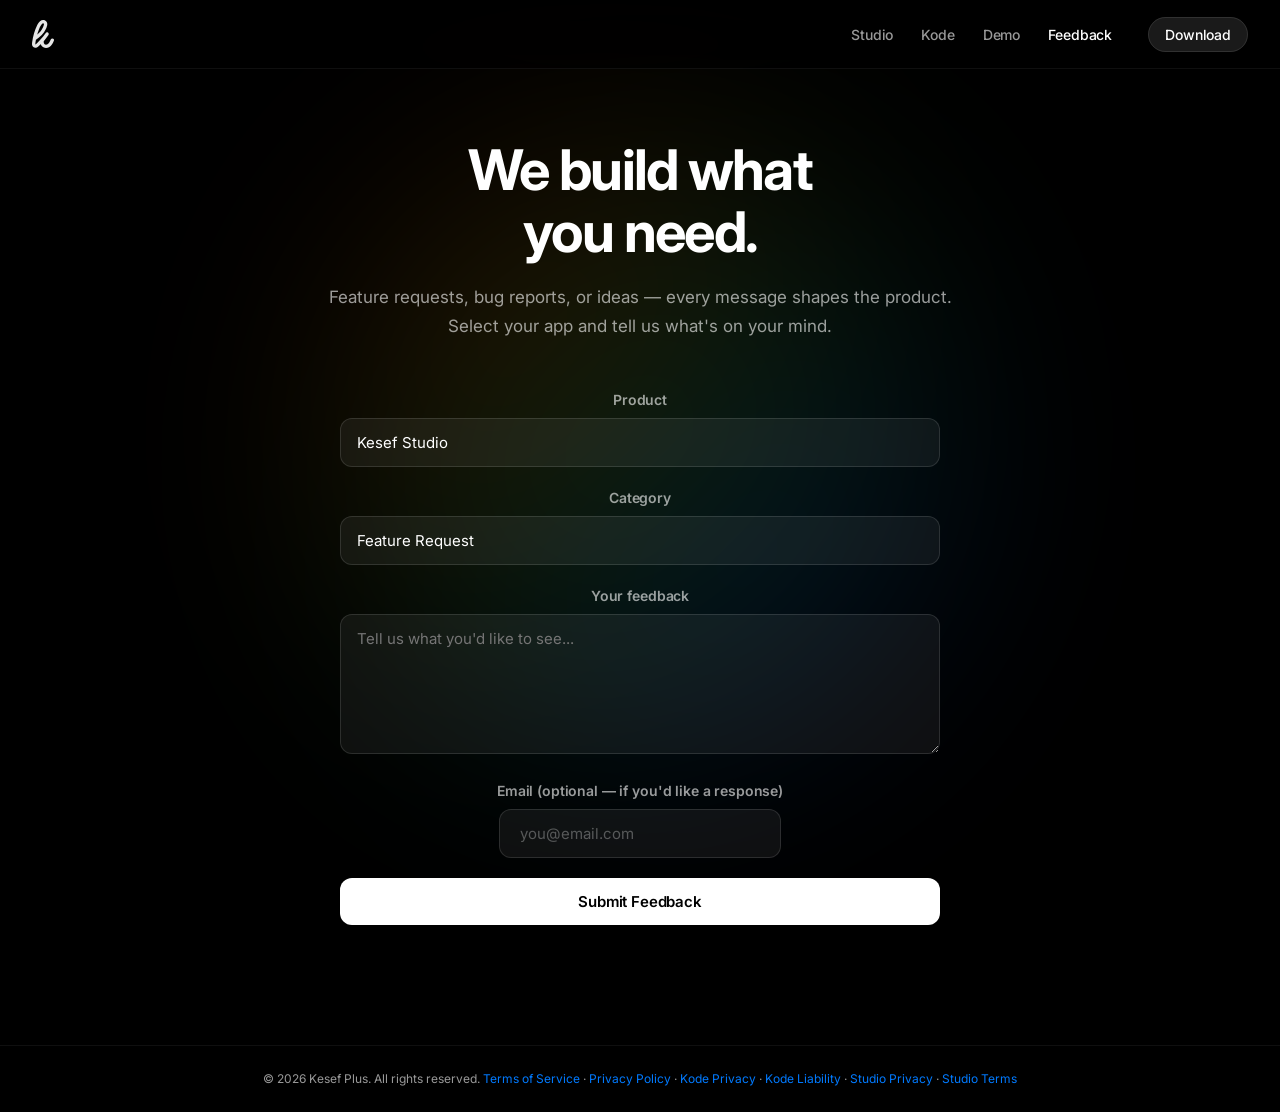
<file: feedback.html>
<!DOCTYPE html>
<html lang="en">
<head>
  <meta charset="UTF-8" />
  <meta name="viewport" content="width=device-width, initial-scale=1.0" />
  <title>Feedback — Kesef Plus</title>
  <meta name="description" content="Send us feedback on Kesef Studio, Kode, or Demo. Feature requests, bug reports, and suggestions welcome." />
  <link rel="preconnect" href="https://fonts.googleapis.com" />
  <link rel="preconnect" href="https://fonts.gstatic.com" crossorigin />
  <link href="https://fonts.googleapis.com/css2?family=Inter:wght@400;500;600;700&display=swap" rel="stylesheet" />
  <link rel="stylesheet" href="antigravity.css?v=1.1" />
</head>
<body>

  <div id="glow-container"><div id="glow-orb"></div></div>

  <nav class="ag-nav">
    <a href="index.html" class="ag-nav-logo" style="display:flex; align-items:center;">
      <img src="assets/k.svg" alt="Kesef Plus" class="ag-logo-img" />
    </a>
    <button class="ag-mobile-menu-btn">☰</button>
    <ul class="ag-nav-links">
      <li><a href="studio.html">Studio</a></li>
      <li><a href="kode.html">Kode</a></li>
      <li><a href="demo.html">Demo</a></li>
      <li><a href="feedback.html" class="active">Feedback</a></li>
      <li><a href="download.html" class="ag-nav-pill">Download</a></li>
    </ul>
  </nav>

  <main>
    <section class="ag-hero" style="min-height: 60vh; padding-top: 140px;">
      <div class="ag-hero-content" style="max-width: 640px;">
        <h1 class="ag-headline-md" style="text-align: center;">We build what<br>you need.</h1>
        <p class="ag-body mx-auto" style="text-align: center; margin-bottom: 48px;">
          Feature requests, bug reports, or ideas — every message shapes the product. Select your app and tell us what's on your mind.
        </p>

        <form id="feedback-form" class="ag-feedback-form">
          <div class="ag-field">
            <label for="fb-product">Product</label>
            <select name="product" id="fb-product" class="ag-select" required>
              <option value="studio">Kesef Studio</option>
              <option value="kode">Kesef Kode</option>
              <option value="demo">Kesef Demo</option>
              <option value="general">General / Website</option>
            </select>
          </div>
          <div class="ag-field">
            <label for="fb-category">Category</label>
            <select name="category" id="fb-category" class="ag-select" required>
              <option value="feature_request">Feature Request</option>
              <option value="bug_report">Bug Report</option>
              <option value="documentation">Documentation</option>
              <option value="general">General Feedback</option>
            </select>
          </div>
          <div class="ag-field">
            <label for="fb-message">Your feedback</label>
            <textarea name="message" id="fb-message" class="ag-textarea" placeholder="Tell us what you'd like to see..." required></textarea>
          </div>
          <div class="ag-field">
            <label for="fb-email">Email (optional — if you'd like a response)</label>
            <input type="email" name="email" id="fb-email" class="ag-input" placeholder="you@email.com" />
          </div>
          <button type="submit" class="ag-btn" style="width: 100%;">Submit Feedback</button>
          <div class="ag-form-success" style="text-align: center; margin-top: 16px;">Thank you! Your feedback has been received.</div>
          <div class="ag-form-error" style="text-align: center;"></div>
        </form>
      </div>
    </section>
  </main>

  <footer class="ag-legal-footer">
    <p>© 2026 Kesef Plus. All rights reserved. <a href="terms-of-service.html">Terms of Service</a> · <a href="privacy-policy.html">Privacy Policy</a> · <a href="kode-privacy.html">Kode Privacy</a> · <a href="kode-liability.html">Kode Liability</a> · <a href="kesef-studio/privacy/">Studio Privacy</a> · <a href="kesef-studio/terms/">Studio Terms</a></p>
  </footer>

  <script src="antigravity-app.js?v=1.1" defer></script>
</body>
</html>
</file>
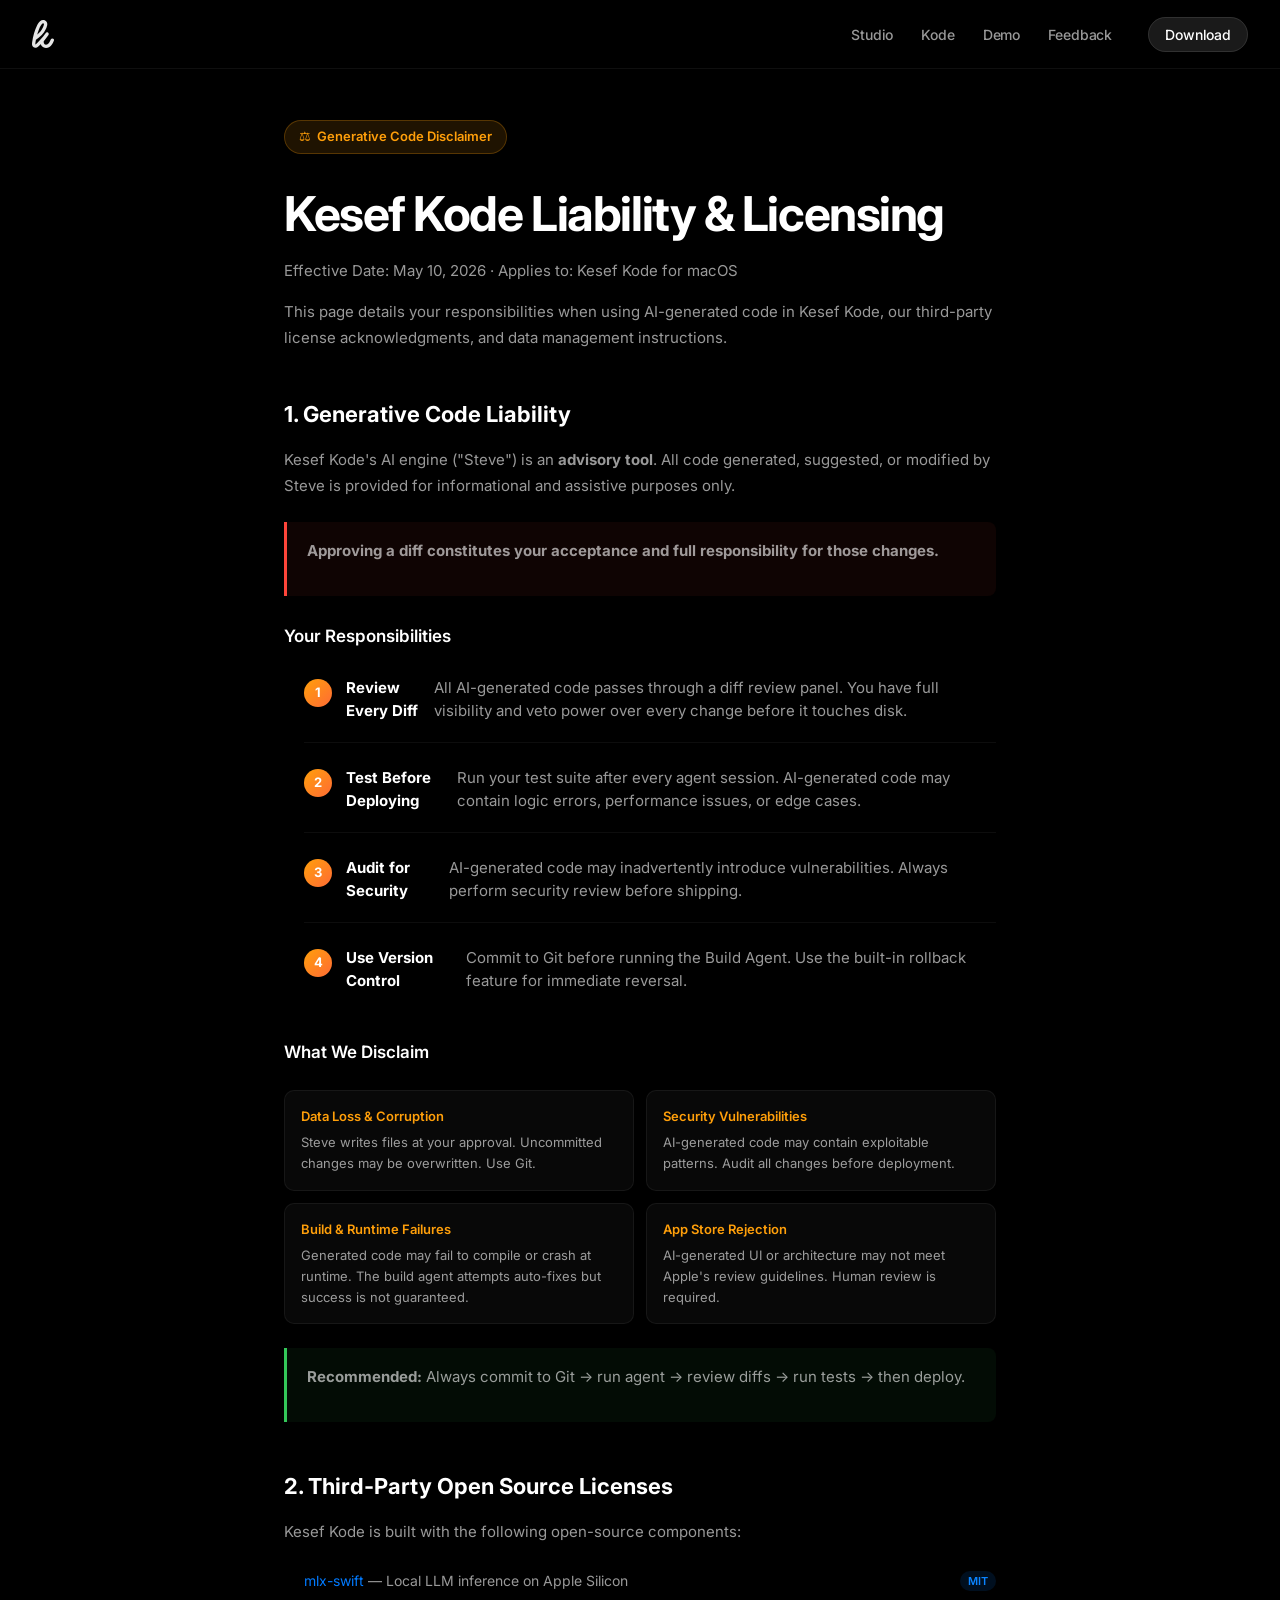
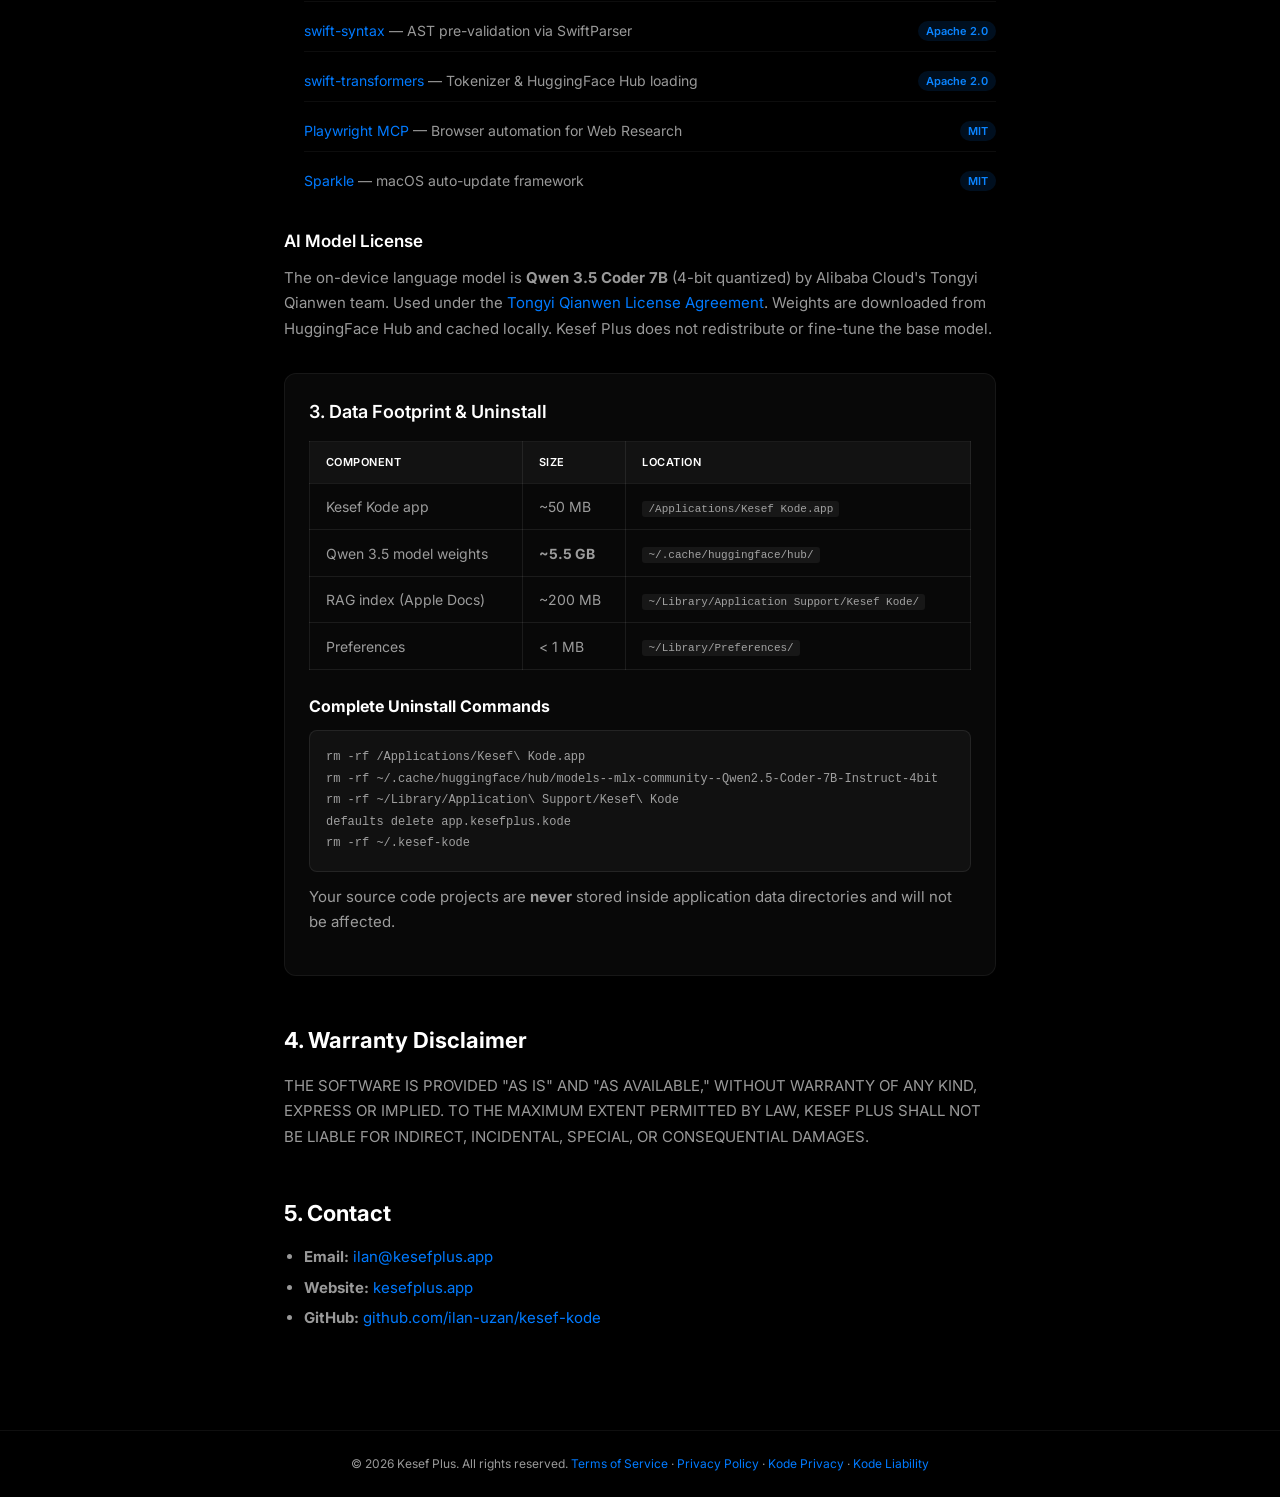
<file: kode-liability.html>
<!DOCTYPE html>
<html lang="en">
<head>
  <meta charset="UTF-8" />
  <meta name="viewport" content="width=device-width, initial-scale=1.0" />
  <title>Kesef Kode Liability — Generative Code Disclaimer · Kesef Plus</title>
  <meta name="description" content="Kesef Kode Generative Code Liability Clause. Steve AI is an advisory tool. You review and approve all code diffs." />
  <link rel="preconnect" href="https://fonts.googleapis.com" />
  <link rel="preconnect" href="https://fonts.gstatic.com" crossorigin />
  <link href="https://fonts.googleapis.com/css2?family=Inter:wght@400;500;600;700&display=swap" rel="stylesheet" />
  <link rel="stylesheet" href="antigravity.css?v=1.1" />
  <style>
    .kode-liability-badge {
      display: inline-flex;
      align-items: center;
      gap: 6px;
      background: rgba(255, 159, 10, 0.12);
      border: 1px solid rgba(255, 159, 10, 0.25);
      color: #ff9f0a;
      font-size: 13px;
      font-weight: 600;
      padding: 6px 14px;
      border-radius: 20px;
      margin-bottom: 24px;
    }
    .kode-liability-badge::before {
      content: "⚖️";
    }
    .kode-step-list {
      counter-reset: liability-step;
      list-style: none;
      padding: 0;
      margin: 24px 0;
    }
    .kode-step-list li {
      counter-increment: liability-step;
      display: flex;
      align-items: flex-start;
      gap: 14px;
      padding: 16px 0;
      border-bottom: 1px solid rgba(255, 255, 255, 0.05);
    }
    .kode-step-list li:last-child {
      border-bottom: none;
    }
    .kode-step-list li::before {
      content: counter(liability-step);
      display: flex;
      align-items: center;
      justify-content: center;
      min-width: 28px;
      height: 28px;
      background: linear-gradient(135deg, #ff9f0a, #ff6b35);
      color: #fff;
      font-size: 13px;
      font-weight: 700;
      border-radius: 50%;
      margin-top: 2px;
    }
    .kode-step-list li strong {
      color: #fff;
      display: block;
      margin-bottom: 4px;
    }
    .kode-warning-box {
      background: rgba(255, 69, 58, 0.06);
      border-left: 3px solid #ff453a;
      padding: 16px 20px;
      border-radius: 0 8px 8px 0;
      margin: 24px 0;
      font-size: 14px;
    }
    .kode-safe-box {
      background: rgba(52, 199, 89, 0.06);
      border-left: 3px solid #34c759;
      padding: 16px 20px;
      border-radius: 0 8px 8px 0;
      margin: 24px 0;
      font-size: 14px;
    }
    .kode-disclaimer-grid {
      display: grid;
      grid-template-columns: 1fr 1fr;
      gap: 12px;
      margin: 24px 0;
    }
    @media (max-width: 600px) {
      .kode-disclaimer-grid { grid-template-columns: 1fr; }
    }
    .kode-disclaimer-item {
      background: rgba(255, 255, 255, 0.03);
      border: 1px solid rgba(255, 255, 255, 0.06);
      border-radius: 10px;
      padding: 16px;
    }
    .kode-disclaimer-item h4 {
      font-size: 13px;
      font-weight: 600;
      color: #ff9f0a;
      margin-bottom: 6px;
    }
    .kode-disclaimer-item p {
      font-size: 13px !important;
      margin-bottom: 0 !important;
      line-height: 1.6 !important;
    }
    .kode-data-section {
      background: rgba(255, 255, 255, 0.03);
      border: 1px solid rgba(255, 255, 255, 0.06);
      border-radius: 12px;
      padding: 24px;
      margin: 32px 0;
    }
    .kode-data-section h3 {
      font-size: 18px !important;
      margin-top: 0 !important;
      margin-bottom: 16px !important;
    }
    .kode-data-table {
      width: 100%;
      border-collapse: collapse;
      font-size: 13px;
    }
    .kode-data-table th, .kode-data-table td {
      text-align: left;
      padding: 8px 12px;
      border-bottom: 1px solid rgba(255, 255, 255, 0.05);
    }
    .kode-data-table th {
      font-weight: 600;
      font-size: 11px;
      text-transform: uppercase;
      color: var(--ag-text-secondary);
      letter-spacing: 0.04em;
    }
    .kode-data-table code {
      font-size: 11px;
      background: rgba(255, 255, 255, 0.06);
      padding: 2px 6px;
      border-radius: 3px;
      font-family: 'SF Mono', 'Menlo', monospace;
    }
    .kode-uninstall-code {
      background: rgba(255, 255, 255, 0.04);
      border: 1px solid rgba(255, 255, 255, 0.08);
      border-radius: 8px;
      padding: 16px;
      font-family: 'SF Mono', 'Menlo', monospace;
      font-size: 12px;
      line-height: 1.8;
      color: var(--ag-text-secondary);
      overflow-x: auto;
      margin: 12px 0;
    }
    .kode-licenses-list {
      list-style: none;
      padding: 0;
      margin: 16px 0;
    }
    .kode-licenses-list li {
      display: flex;
      justify-content: space-between;
      align-items: center;
      padding: 10px 0;
      border-bottom: 1px solid rgba(255, 255, 255, 0.05);
      font-size: 14px;
    }
    .kode-licenses-list li:last-child { border-bottom: none; }
    .kode-license-tag {
      font-size: 11px;
      font-weight: 600;
      padding: 2px 8px;
      border-radius: 10px;
      background: rgba(0, 122, 255, 0.12);
      color: #0a84ff;
    }
  </style>
</head>
<body>

  <nav class="ag-nav">
    <a href="index.html" class="ag-nav-logo" style="display:flex; align-items:center;">
      <img src="assets/k.svg" alt="Kesef Plus" class="ag-logo-img" />
    </a>
    <button class="ag-mobile-menu-btn">☰</button>
    <ul class="ag-nav-links">
      <li><a href="studio.html">Studio</a></li>
      <li><a href="kode.html">Kode</a></li>
      <li><a href="demo.html">Demo</a></li>
      <li><a href="feedback.html">Feedback</a></li>
      <li><a href="download.html" class="ag-nav-pill">Download</a></li>
    </ul>
  </nav>

  <main class="ag-legal-content" style="padding-top: 120px;">
    <div class="kode-liability-badge">Generative Code Disclaimer</div>
    <h1>Kesef Kode Liability & Licensing</h1>
    <p class="ag-legal-date">Effective Date: May 10, 2026 · Applies to: Kesef Kode for macOS</p>

    <p>This page details your responsibilities when using AI-generated code in Kesef Kode, our third-party license acknowledgments, and data management instructions.</p>

    <!-- ═══ SECTION: GENERATIVE LIABILITY ═══ -->
    <h2>1. Generative Code Liability</h2>
    <p>Kesef Kode's AI engine ("Steve") is an <strong>advisory tool</strong>. All code generated, suggested, or modified by Steve is provided for informational and assistive purposes only.</p>

    <div class="kode-warning-box">
      <p><strong>Approving a diff constitutes your acceptance and full responsibility for those changes.</strong></p>
    </div>

    <h3>Your Responsibilities</h3>
    <ol class="kode-step-list">
      <li><strong>Review Every Diff</strong> All AI-generated code passes through a diff review panel. You have full visibility and veto power over every change before it touches disk.</li>
      <li><strong>Test Before Deploying</strong> Run your test suite after every agent session. AI-generated code may contain logic errors, performance issues, or edge cases.</li>
      <li><strong>Audit for Security</strong> AI-generated code may inadvertently introduce vulnerabilities. Always perform security review before shipping.</li>
      <li><strong>Use Version Control</strong> Commit to Git before running the Build Agent. Use the built-in rollback feature for immediate reversal.</li>
    </ol>

    <h3>What We Disclaim</h3>
    <div class="kode-disclaimer-grid">
      <div class="kode-disclaimer-item">
        <h4>Data Loss & Corruption</h4>
        <p>Steve writes files at your approval. Uncommitted changes may be overwritten. Use Git.</p>
      </div>
      <div class="kode-disclaimer-item">
        <h4>Security Vulnerabilities</h4>
        <p>AI-generated code may contain exploitable patterns. Audit all changes before deployment.</p>
      </div>
      <div class="kode-disclaimer-item">
        <h4>Build & Runtime Failures</h4>
        <p>Generated code may fail to compile or crash at runtime. The build agent attempts auto-fixes but success is not guaranteed.</p>
      </div>
      <div class="kode-disclaimer-item">
        <h4>App Store Rejection</h4>
        <p>AI-generated UI or architecture may not meet Apple's review guidelines. Human review is required.</p>
      </div>
    </div>

    <div class="kode-safe-box">
      <p><strong>Recommended:</strong> Always commit to Git → run agent → review diffs → run tests → then deploy.</p>
    </div>

    <!-- ═══ SECTION: THIRD-PARTY LICENSES ═══ -->
    <h2>2. Third-Party Open Source Licenses</h2>
    <p>Kesef Kode is built with the following open-source components:</p>

    <ul class="kode-licenses-list">
      <li><span><a href="https://github.com/ml-explore/mlx-swift" target="_blank" rel="noopener">mlx-swift</a> — Local LLM inference on Apple Silicon</span> <span class="kode-license-tag">MIT</span></li>
      <li><span><a href="https://github.com/apple/swift-syntax" target="_blank" rel="noopener">swift-syntax</a> — AST pre-validation via SwiftParser</span> <span class="kode-license-tag">Apache 2.0</span></li>
      <li><span><a href="https://github.com/huggingface/swift-transformers" target="_blank" rel="noopener">swift-transformers</a> — Tokenizer & HuggingFace Hub loading</span> <span class="kode-license-tag">Apache 2.0</span></li>
      <li><span><a href="https://github.com/anthropics/playwright-mcp" target="_blank" rel="noopener">Playwright MCP</a> — Browser automation for Web Research</span> <span class="kode-license-tag">MIT</span></li>
      <li><span><a href="https://github.com/sparkle-project/Sparkle" target="_blank" rel="noopener">Sparkle</a> — macOS auto-update framework</span> <span class="kode-license-tag">MIT</span></li>
    </ul>

    <h3>AI Model License</h3>
    <p>The on-device language model is <strong>Qwen 3.5 Coder 7B</strong> (4-bit quantized) by Alibaba Cloud's Tongyi Qianwen team. Used under the <a href="https://huggingface.co/Qwen/Qwen2.5-Coder-7B-Instruct/blob/main/LICENSE" target="_blank" rel="noopener">Tongyi Qianwen License Agreement</a>. Weights are downloaded from HuggingFace Hub and cached locally. Kesef Plus does not redistribute or fine-tune the base model.</p>

    <!-- ═══ SECTION: DATA MANAGEMENT ═══ -->
    <div class="kode-data-section">
      <h3>3. Data Footprint & Uninstall</h3>
      <table class="kode-data-table">
        <thead>
          <tr><th>Component</th><th>Size</th><th>Location</th></tr>
        </thead>
        <tbody>
          <tr><td>Kesef Kode app</td><td>~50 MB</td><td><code>/Applications/Kesef Kode.app</code></td></tr>
          <tr><td>Qwen 3.5 model weights</td><td><strong>~5.5 GB</strong></td><td><code>~/.cache/huggingface/hub/</code></td></tr>
          <tr><td>RAG index (Apple Docs)</td><td>~200 MB</td><td><code>~/Library/Application Support/Kesef Kode/</code></td></tr>
          <tr><td>Preferences</td><td>< 1 MB</td><td><code>~/Library/Preferences/</code></td></tr>
        </tbody>
      </table>

      <h4 style="margin-top: 20px;">Complete Uninstall Commands</h4>
      <div class="kode-uninstall-code">
rm -rf /Applications/Kesef\ Kode.app<br>
rm -rf ~/.cache/huggingface/hub/models--mlx-community--Qwen2.5-Coder-7B-Instruct-4bit<br>
rm -rf ~/Library/Application\ Support/Kesef\ Kode<br>
defaults delete app.kesefplus.kode<br>
rm -rf ~/.kesef-kode
      </div>
      <p>Your source code projects are <strong>never</strong> stored inside application data directories and will not be affected.</p>
    </div>

    <h2>4. Warranty Disclaimer</h2>
    <p>THE SOFTWARE IS PROVIDED "AS IS" AND "AS AVAILABLE," WITHOUT WARRANTY OF ANY KIND, EXPRESS OR IMPLIED. TO THE MAXIMUM EXTENT PERMITTED BY LAW, KESEF PLUS SHALL NOT BE LIABLE FOR INDIRECT, INCIDENTAL, SPECIAL, OR CONSEQUENTIAL DAMAGES.</p>

    <h2>5. Contact</h2>
    <ul>
      <li><strong>Email:</strong> <a href="mailto:ilan@kesefplus.app">ilan@kesefplus.app</a></li>
      <li><strong>Website:</strong> <a href="https://kesefplus.app">kesefplus.app</a></li>
      <li><strong>GitHub:</strong> <a href="https://github.com/ilan-uzan/kesef-kode" target="_blank" rel="noopener">github.com/ilan-uzan/kesef-kode</a></li>
    </ul>
  </main>

  <footer class="ag-legal-footer">
    <p>© 2026 Kesef Plus. All rights reserved. <a href="terms-of-service.html">Terms of Service</a> · <a href="privacy-policy.html">Privacy Policy</a> · <a href="kode-privacy.html">Kode Privacy</a> · <a href="kode-liability.html">Kode Liability</a></p>
  </footer>

</body>
</html>
</file>
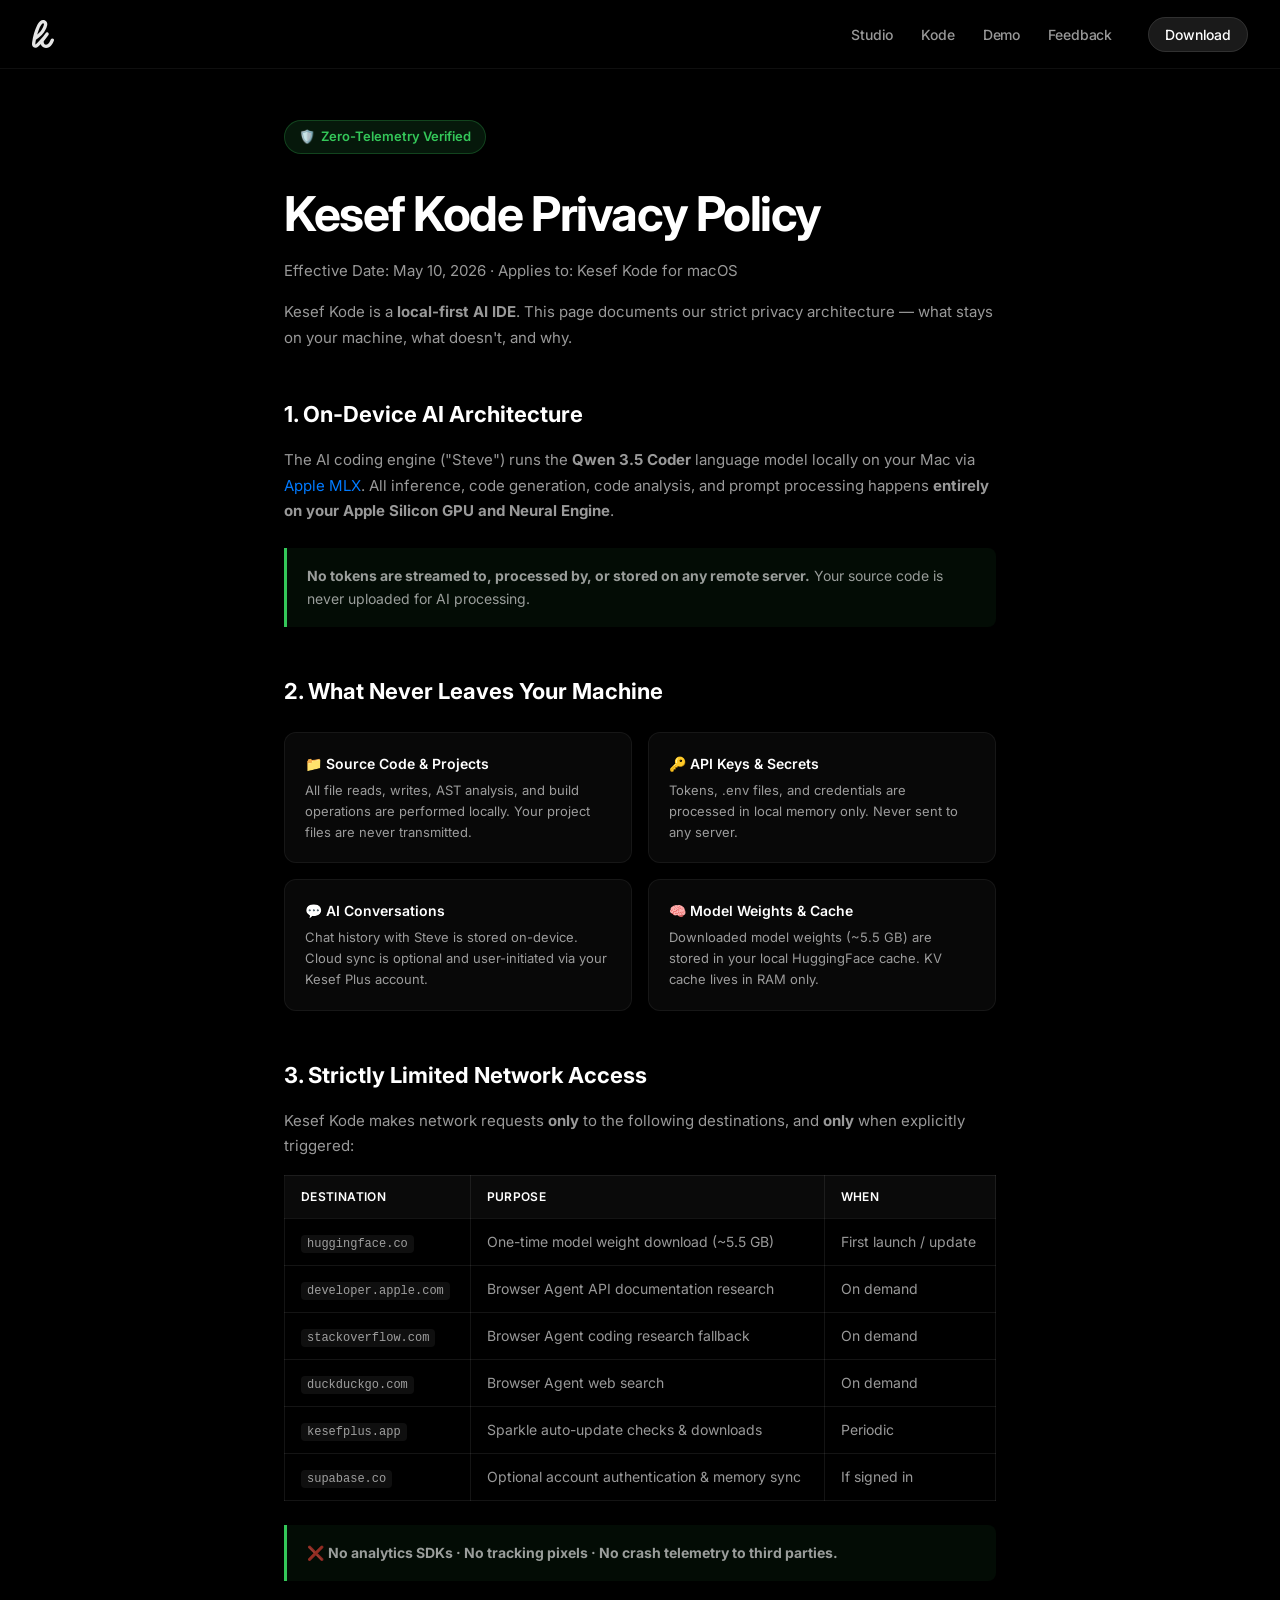
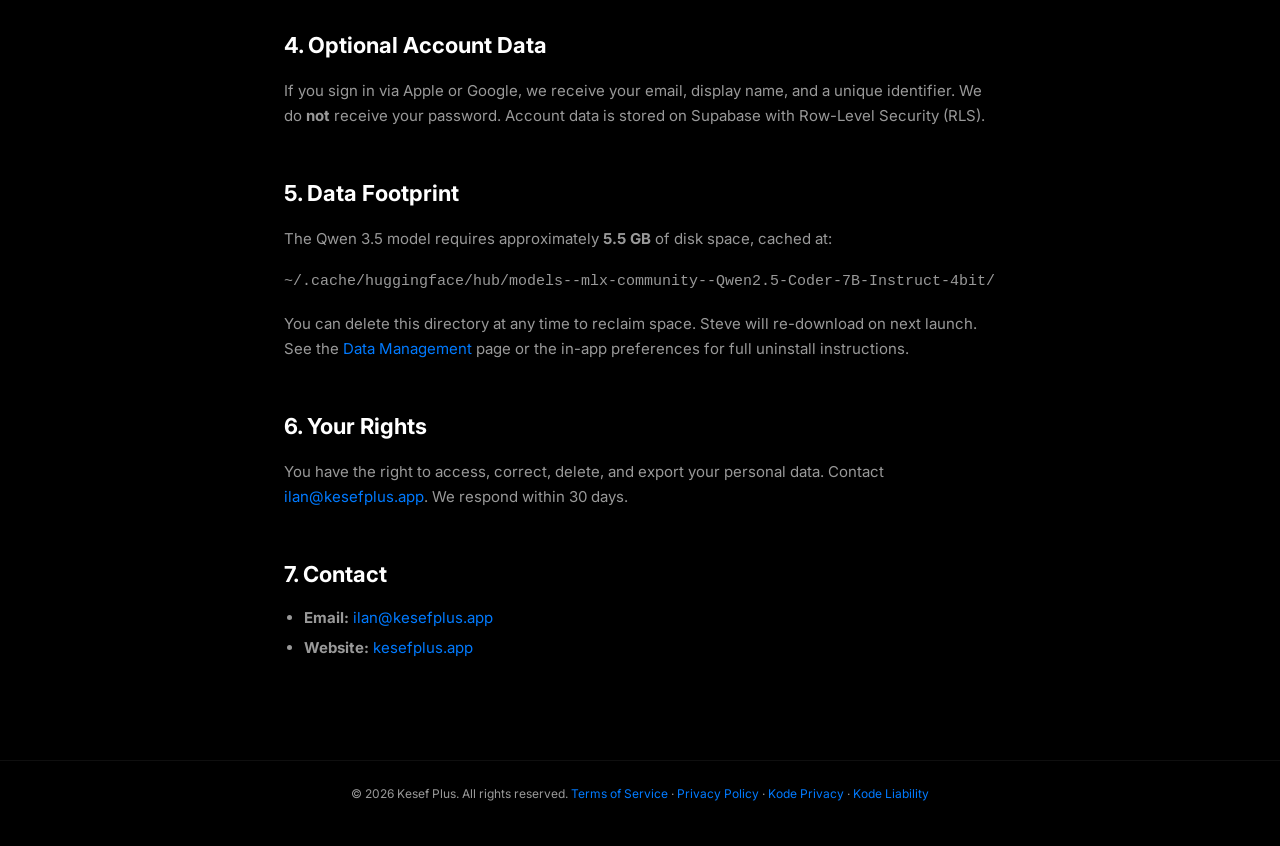
<file: kode-privacy.html>
<!DOCTYPE html>
<html lang="en">
<head>
  <meta charset="UTF-8" />
  <meta name="viewport" content="width=device-width, initial-scale=1.0" />
  <title>Kesef Kode Privacy — Zero-Telemetry Guarantee · Kesef Plus</title>
  <meta name="description" content="Kesef Kode Zero-Telemetry Privacy Guarantee. Your source code never leaves your machine. Qwen 3.5 runs 100% locally via MLX on Apple Silicon." />
  <link rel="preconnect" href="https://fonts.googleapis.com" />
  <link rel="preconnect" href="https://fonts.gstatic.com" crossorigin />
  <link href="https://fonts.googleapis.com/css2?family=Inter:wght@400;500;600;700&display=swap" rel="stylesheet" />
  <link rel="stylesheet" href="antigravity.css?v=1.1" />
  <style>
    .kode-policy-badge {
      display: inline-flex;
      align-items: center;
      gap: 6px;
      background: rgba(52, 199, 89, 0.12);
      border: 1px solid rgba(52, 199, 89, 0.25);
      color: #34c759;
      font-size: 13px;
      font-weight: 600;
      padding: 6px 14px;
      border-radius: 20px;
      margin-bottom: 24px;
    }
    .kode-policy-badge::before {
      content: "🛡️";
    }
    .kode-guarantee-grid {
      display: grid;
      grid-template-columns: 1fr 1fr;
      gap: 16px;
      margin: 24px 0;
    }
    @media (max-width: 600px) {
      .kode-guarantee-grid { grid-template-columns: 1fr; }
    }
    .kode-guarantee-card {
      background: rgba(255, 255, 255, 0.03);
      border: 1px solid rgba(255, 255, 255, 0.06);
      border-radius: 12px;
      padding: 20px;
    }
    .kode-guarantee-card h4 {
      font-size: 14px;
      font-weight: 600;
      margin-bottom: 6px;
      color: #fff;
    }
    .kode-guarantee-card p {
      font-size: 13px !important;
      color: var(--ag-text-secondary);
      margin-bottom: 0 !important;
      line-height: 1.6 !important;
    }
    .kode-network-table {
      width: 100%;
      border-collapse: collapse;
      margin: 16px 0 24px;
      font-size: 13px;
    }
    .kode-network-table th, .kode-network-table td {
      text-align: left;
      padding: 10px 14px;
      border-bottom: 1px solid rgba(255, 255, 255, 0.06);
    }
    .kode-network-table th {
      background: rgba(255, 255, 255, 0.04);
      font-weight: 600;
      color: #fff;
      font-size: 12px;
      text-transform: uppercase;
      letter-spacing: 0.03em;
    }
    .kode-network-table td {
      color: var(--ag-text-secondary);
    }
    .kode-network-table code {
      font-size: 12px;
      background: rgba(255, 255, 255, 0.06);
      padding: 2px 6px;
      border-radius: 4px;
      font-family: 'SF Mono', 'Menlo', monospace;
    }
    .kode-callout {
      background: rgba(52, 199, 89, 0.06);
      border-left: 3px solid #34c759;
      padding: 16px 20px;
      border-radius: 0 8px 8px 0;
      margin: 24px 0;
    }
    .kode-callout p {
      margin-bottom: 0 !important;
      font-size: 14px !important;
    }
  </style>
</head>
<body>

  <nav class="ag-nav">
    <a href="index.html" class="ag-nav-logo" style="display:flex; align-items:center;">
      <img src="assets/k.svg" alt="Kesef Plus" class="ag-logo-img" />
    </a>
    <button class="ag-mobile-menu-btn">☰</button>
    <ul class="ag-nav-links">
      <li><a href="studio.html">Studio</a></li>
      <li><a href="kode.html">Kode</a></li>
      <li><a href="demo.html">Demo</a></li>
      <li><a href="feedback.html">Feedback</a></li>
      <li><a href="download.html" class="ag-nav-pill">Download</a></li>
    </ul>
  </nav>

  <main class="ag-legal-content" style="padding-top: 120px;">
    <div class="kode-policy-badge">Zero-Telemetry Verified</div>
    <h1>Kesef Kode Privacy Policy</h1>
    <p class="ag-legal-date">Effective Date: May 10, 2026 · Applies to: Kesef Kode for macOS</p>

    <p>Kesef Kode is a <strong>local-first AI IDE</strong>. This page documents our strict privacy architecture — what stays on your machine, what doesn't, and why.</p>

    <h2>1. On-Device AI Architecture</h2>
    <p>The AI coding engine ("Steve") runs the <strong>Qwen 3.5 Coder</strong> language model locally on your Mac via <a href="https://github.com/ml-explore/mlx-swift" target="_blank" rel="noopener">Apple MLX</a>. All inference, code generation, code analysis, and prompt processing happens <strong>entirely on your Apple Silicon GPU and Neural Engine</strong>.</p>

    <div class="kode-callout">
      <p><strong>No tokens are streamed to, processed by, or stored on any remote server.</strong> Your source code is never uploaded for AI processing.</p>
    </div>

    <h2>2. What Never Leaves Your Machine</h2>
    <div class="kode-guarantee-grid">
      <div class="kode-guarantee-card">
        <h4>📁 Source Code & Projects</h4>
        <p>All file reads, writes, AST analysis, and build operations are performed locally. Your project files are never transmitted.</p>
      </div>
      <div class="kode-guarantee-card">
        <h4>🔑 API Keys & Secrets</h4>
        <p>Tokens, .env files, and credentials are processed in local memory only. Never sent to any server.</p>
      </div>
      <div class="kode-guarantee-card">
        <h4>💬 AI Conversations</h4>
        <p>Chat history with Steve is stored on-device. Cloud sync is optional and user-initiated via your Kesef Plus account.</p>
      </div>
      <div class="kode-guarantee-card">
        <h4>🧠 Model Weights & Cache</h4>
        <p>Downloaded model weights (~5.5 GB) are stored in your local HuggingFace cache. KV cache lives in RAM only.</p>
      </div>
    </div>

    <h2>3. Strictly Limited Network Access</h2>
    <p>Kesef Kode makes network requests <strong>only</strong> to the following destinations, and <strong>only</strong> when explicitly triggered:</p>
    <table class="kode-network-table">
      <thead>
        <tr><th>Destination</th><th>Purpose</th><th>When</th></tr>
      </thead>
      <tbody>
        <tr><td><code>huggingface.co</code></td><td>One-time model weight download (~5.5 GB)</td><td>First launch / update</td></tr>
        <tr><td><code>developer.apple.com</code></td><td>Browser Agent API documentation research</td><td>On demand</td></tr>
        <tr><td><code>stackoverflow.com</code></td><td>Browser Agent coding research fallback</td><td>On demand</td></tr>
        <tr><td><code>duckduckgo.com</code></td><td>Browser Agent web search</td><td>On demand</td></tr>
        <tr><td><code>kesefplus.app</code></td><td>Sparkle auto-update checks & downloads</td><td>Periodic</td></tr>
        <tr><td><code>supabase.co</code></td><td>Optional account authentication & memory sync</td><td>If signed in</td></tr>
      </tbody>
    </table>

    <div class="kode-callout">
      <p>❌ <strong>No analytics SDKs · No tracking pixels · No crash telemetry to third parties.</strong></p>
    </div>

    <h2>4. Optional Account Data</h2>
    <p>If you sign in via Apple or Google, we receive your email, display name, and a unique identifier. We do <strong>not</strong> receive your password. Account data is stored on Supabase with Row-Level Security (RLS).</p>

    <h2>5. Data Footprint</h2>
    <p>The Qwen 3.5 model requires approximately <strong>5.5 GB</strong> of disk space, cached at:</p>
    <p><code>~/.cache/huggingface/hub/models--mlx-community--Qwen2.5-Coder-7B-Instruct-4bit/</code></p>
    <p>You can delete this directory at any time to reclaim space. Steve will re-download on next launch. See the <a href="kode-liability.html">Data Management</a> page or the in-app preferences for full uninstall instructions.</p>

    <h2>6. Your Rights</h2>
    <p>You have the right to access, correct, delete, and export your personal data. Contact <a href="mailto:ilan@kesefplus.app">ilan@kesefplus.app</a>. We respond within 30 days.</p>

    <h2>7. Contact</h2>
    <ul>
      <li><strong>Email:</strong> <a href="mailto:ilan@kesefplus.app">ilan@kesefplus.app</a></li>
      <li><strong>Website:</strong> <a href="https://kesefplus.app">kesefplus.app</a></li>
    </ul>
  </main>

  <footer class="ag-legal-footer">
    <p>© 2026 Kesef Plus. All rights reserved. <a href="terms-of-service.html">Terms of Service</a> · <a href="privacy-policy.html">Privacy Policy</a> · <a href="kode-privacy.html">Kode Privacy</a> · <a href="kode-liability.html">Kode Liability</a></p>
  </footer>

</body>
</html>
</file>
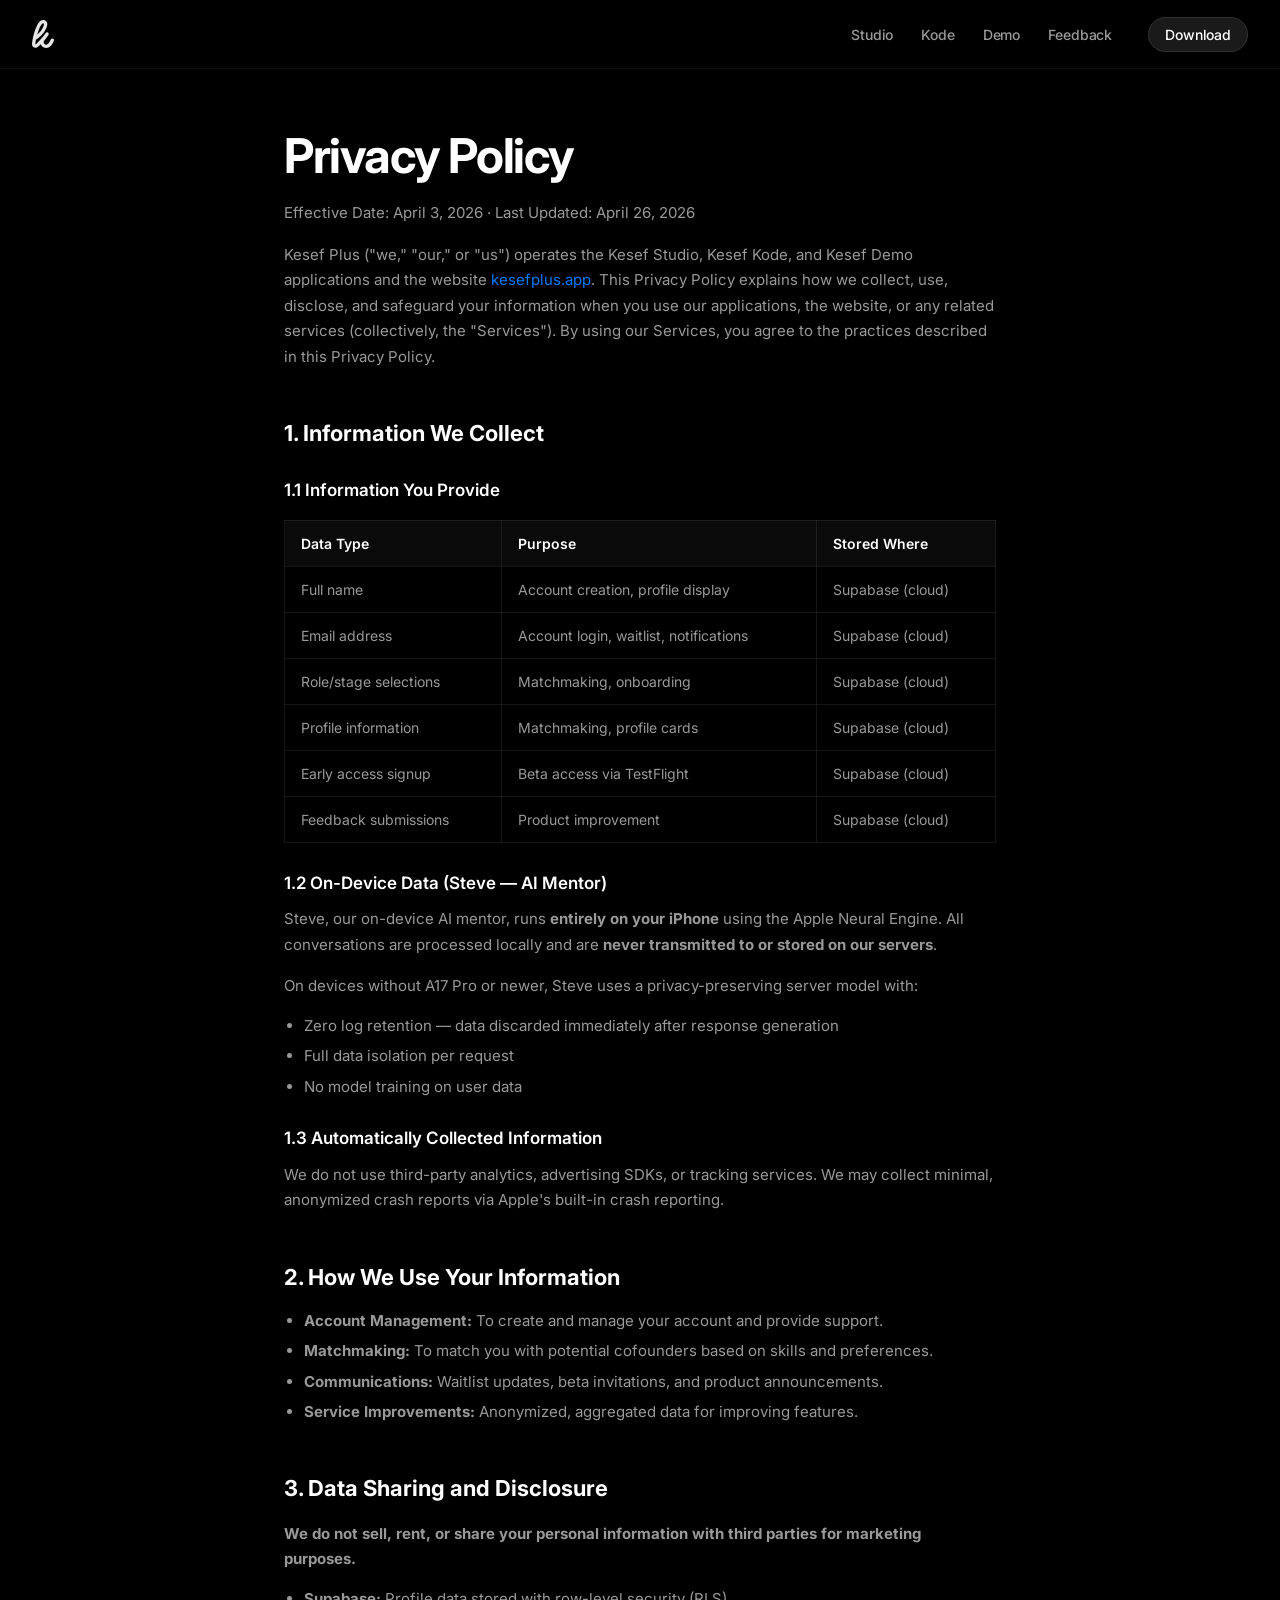
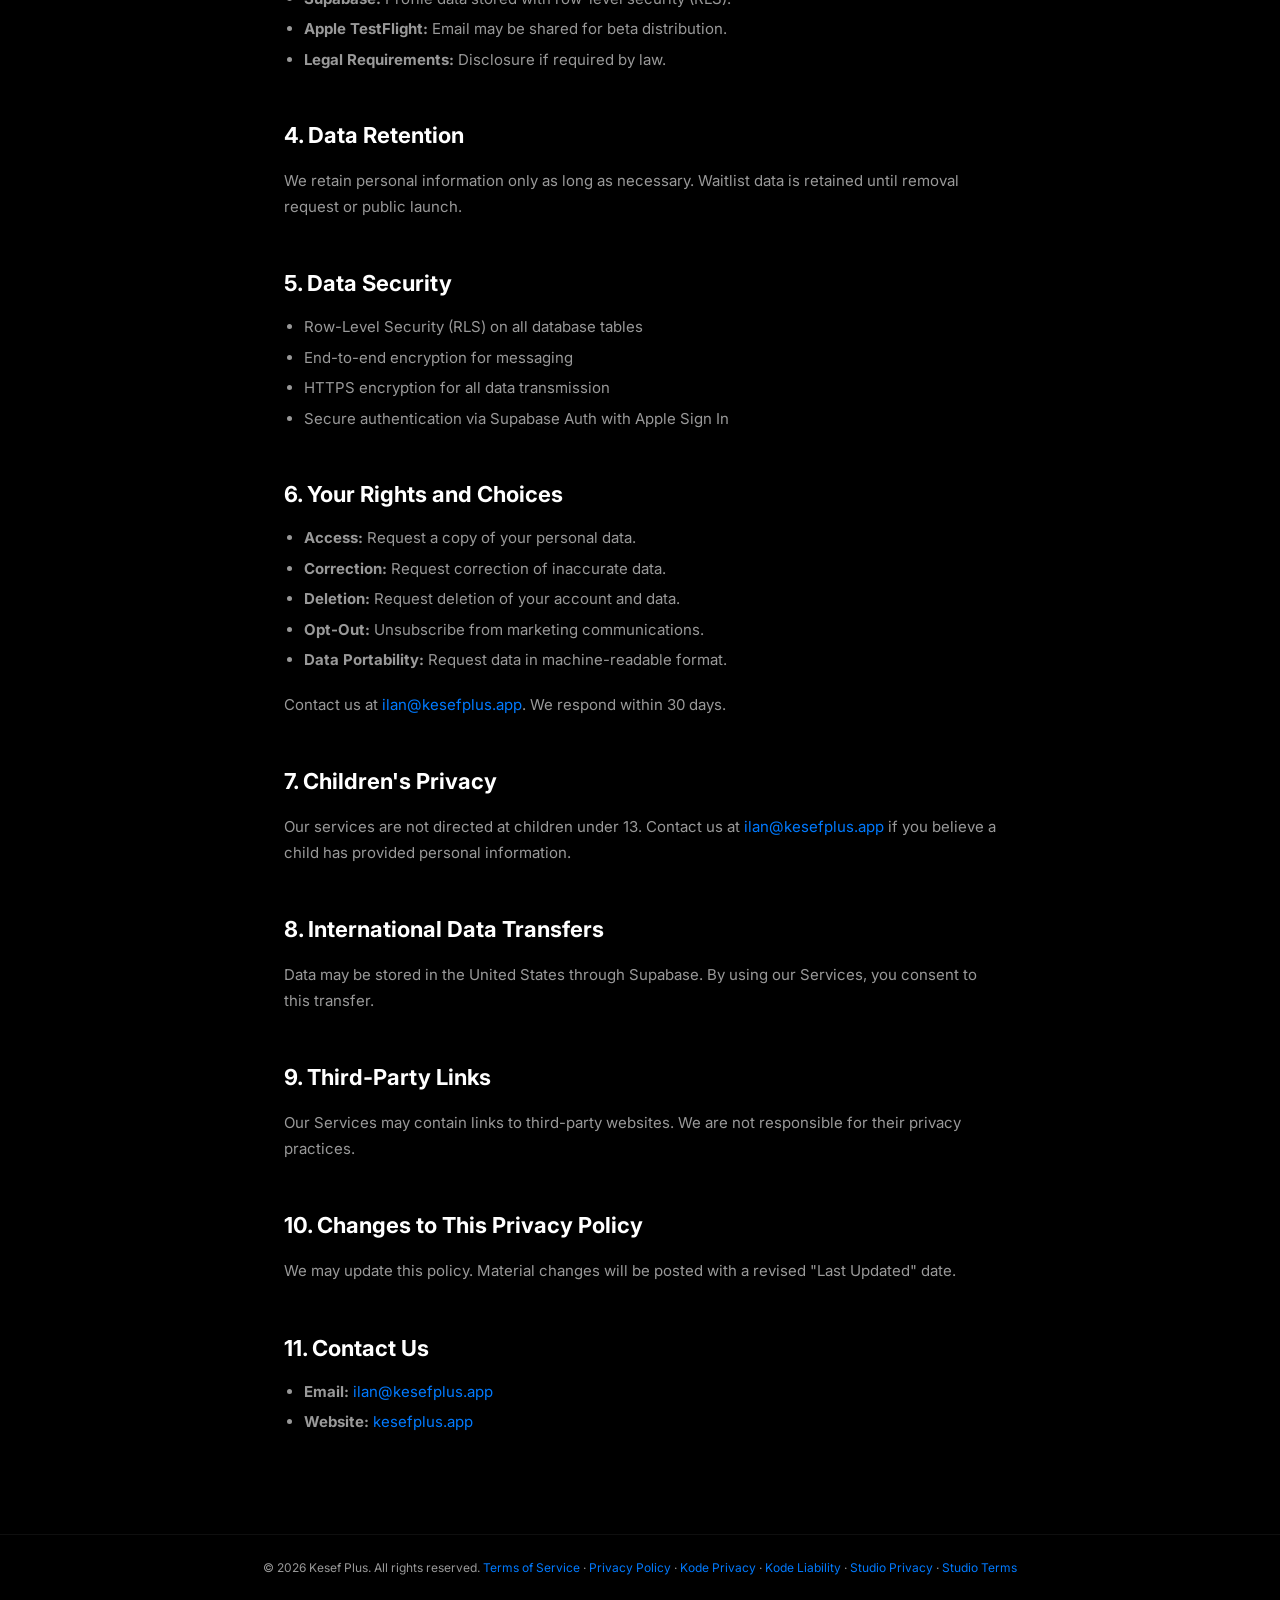
<file: privacy-policy.html>
<!DOCTYPE html>
<html lang="en">
<head>
  <meta charset="UTF-8" />
  <meta name="viewport" content="width=device-width, initial-scale=1.0" />
  <title>Privacy Policy — Kesef Plus</title>
  <meta name="description" content="Privacy Policy for Kesef Plus. Learn how we collect, use, and protect your data." />
  <link rel="preconnect" href="https://fonts.googleapis.com" />
  <link rel="preconnect" href="https://fonts.gstatic.com" crossorigin />
  <link href="https://fonts.googleapis.com/css2?family=Inter:wght@400;500;600;700&display=swap" rel="stylesheet" />
  <link rel="stylesheet" href="antigravity.css?v=1.1" />
</head>
<body>

  <nav class="ag-nav">
    <a href="index.html" class="ag-nav-logo" style="display:flex; align-items:center;">
      <img src="assets/k.svg" alt="Kesef Plus" class="ag-logo-img" />
    </a>
    <button class="ag-mobile-menu-btn">☰</button>
    <ul class="ag-nav-links">
      <li><a href="studio.html">Studio</a></li>
      <li><a href="kode.html">Kode</a></li>
      <li><a href="demo.html">Demo</a></li>
      <li><a href="feedback.html">Feedback</a></li>
      <li><a href="download.html" class="ag-nav-pill">Download</a></li>
    </ul>
  </nav>

  <main class="ag-legal-content" style="padding-top: 120px;">
    <h1>Privacy Policy</h1>
    <p class="ag-legal-date">Effective Date: April 3, 2026 · Last Updated: April 26, 2026</p>

    <p>Kesef Plus ("we," "our," or "us") operates the Kesef Studio, Kesef Kode, and Kesef Demo applications and the website <a href="https://kesefplus.app">kesefplus.app</a>. This Privacy Policy explains how we collect, use, disclose, and safeguard your information when you use our applications, the website, or any related services (collectively, the "Services"). By using our Services, you agree to the practices described in this Privacy Policy.</p>

    <h2>1. Information We Collect</h2>
    <h3>1.1 Information You Provide</h3>
    <table><thead><tr><th>Data Type</th><th>Purpose</th><th>Stored Where</th></tr></thead><tbody>
      <tr><td>Full name</td><td>Account creation, profile display</td><td>Supabase (cloud)</td></tr>
      <tr><td>Email address</td><td>Account login, waitlist, notifications</td><td>Supabase (cloud)</td></tr>
      <tr><td>Role/stage selections</td><td>Matchmaking, onboarding</td><td>Supabase (cloud)</td></tr>
      <tr><td>Profile information</td><td>Matchmaking, profile cards</td><td>Supabase (cloud)</td></tr>
      <tr><td>Early access signup</td><td>Beta access via TestFlight</td><td>Supabase (cloud)</td></tr>
      <tr><td>Feedback submissions</td><td>Product improvement</td><td>Supabase (cloud)</td></tr>
    </tbody></table>

    <h3>1.2 On-Device Data (Steve — AI Mentor)</h3>
    <p>Steve, our on-device AI mentor, runs <strong>entirely on your iPhone</strong> using the Apple Neural Engine. All conversations are processed locally and are <strong>never transmitted to or stored on our servers</strong>.</p>
    <p>On devices without A17 Pro or newer, Steve uses a privacy-preserving server model with:</p>
    <ul>
      <li>Zero log retention — data discarded immediately after response generation</li>
      <li>Full data isolation per request</li>
      <li>No model training on user data</li>
    </ul>

    <h3>1.3 Automatically Collected Information</h3>
    <p>We do not use third-party analytics, advertising SDKs, or tracking services. We may collect minimal, anonymized crash reports via Apple's built-in crash reporting.</p>

    <h2>2. How We Use Your Information</h2>
    <ul>
      <li><strong>Account Management:</strong> To create and manage your account and provide support.</li>
      <li><strong>Matchmaking:</strong> To match you with potential cofounders based on skills and preferences.</li>
      <li><strong>Communications:</strong> Waitlist updates, beta invitations, and product announcements.</li>
      <li><strong>Service Improvements:</strong> Anonymized, aggregated data for improving features.</li>
    </ul>

    <h2>3. Data Sharing and Disclosure</h2>
    <p><strong>We do not sell, rent, or share your personal information with third parties for marketing purposes.</strong></p>
    <ul>
      <li><strong>Supabase:</strong> Profile data stored with row-level security (RLS).</li>
      <li><strong>Apple TestFlight:</strong> Email may be shared for beta distribution.</li>
      <li><strong>Legal Requirements:</strong> Disclosure if required by law.</li>
    </ul>

    <h2>4. Data Retention</h2>
    <p>We retain personal information only as long as necessary. Waitlist data is retained until removal request or public launch.</p>

    <h2>5. Data Security</h2>
    <ul>
      <li>Row-Level Security (RLS) on all database tables</li>
      <li>End-to-end encryption for messaging</li>
      <li>HTTPS encryption for all data transmission</li>
      <li>Secure authentication via Supabase Auth with Apple Sign In</li>
    </ul>

    <h2>6. Your Rights and Choices</h2>
    <ul>
      <li><strong>Access:</strong> Request a copy of your personal data.</li>
      <li><strong>Correction:</strong> Request correction of inaccurate data.</li>
      <li><strong>Deletion:</strong> Request deletion of your account and data.</li>
      <li><strong>Opt-Out:</strong> Unsubscribe from marketing communications.</li>
      <li><strong>Data Portability:</strong> Request data in machine-readable format.</li>
    </ul>
    <p>Contact us at <a href="mailto:ilan@kesefplus.app">ilan@kesefplus.app</a>. We respond within 30 days.</p>

    <h2>7. Children's Privacy</h2>
    <p>Our services are not directed at children under 13. Contact us at <a href="mailto:ilan@kesefplus.app">ilan@kesefplus.app</a> if you believe a child has provided personal information.</p>

    <h2>8. International Data Transfers</h2>
    <p>Data may be stored in the United States through Supabase. By using our Services, you consent to this transfer.</p>

    <h2>9. Third-Party Links</h2>
    <p>Our Services may contain links to third-party websites. We are not responsible for their privacy practices.</p>

    <h2>10. Changes to This Privacy Policy</h2>
    <p>We may update this policy. Material changes will be posted with a revised "Last Updated" date.</p>

    <h2>11. Contact Us</h2>
    <ul>
      <li><strong>Email:</strong> <a href="mailto:ilan@kesefplus.app">ilan@kesefplus.app</a></li>
      <li><strong>Website:</strong> <a href="https://kesefplus.app">kesefplus.app</a></li>
    </ul>
  </main>

  <footer class="ag-legal-footer">
    <p>© 2026 Kesef Plus. All rights reserved. <a href="terms-of-service.html">Terms of Service</a> · <a href="privacy-policy.html">Privacy Policy</a> · <a href="kode-privacy.html">Kode Privacy</a> · <a href="kode-liability.html">Kode Liability</a> · <a href="kesef-studio/privacy/">Studio Privacy</a> · <a href="kesef-studio/terms/">Studio Terms</a></p>
  </footer>

</body>
</html>
</file>
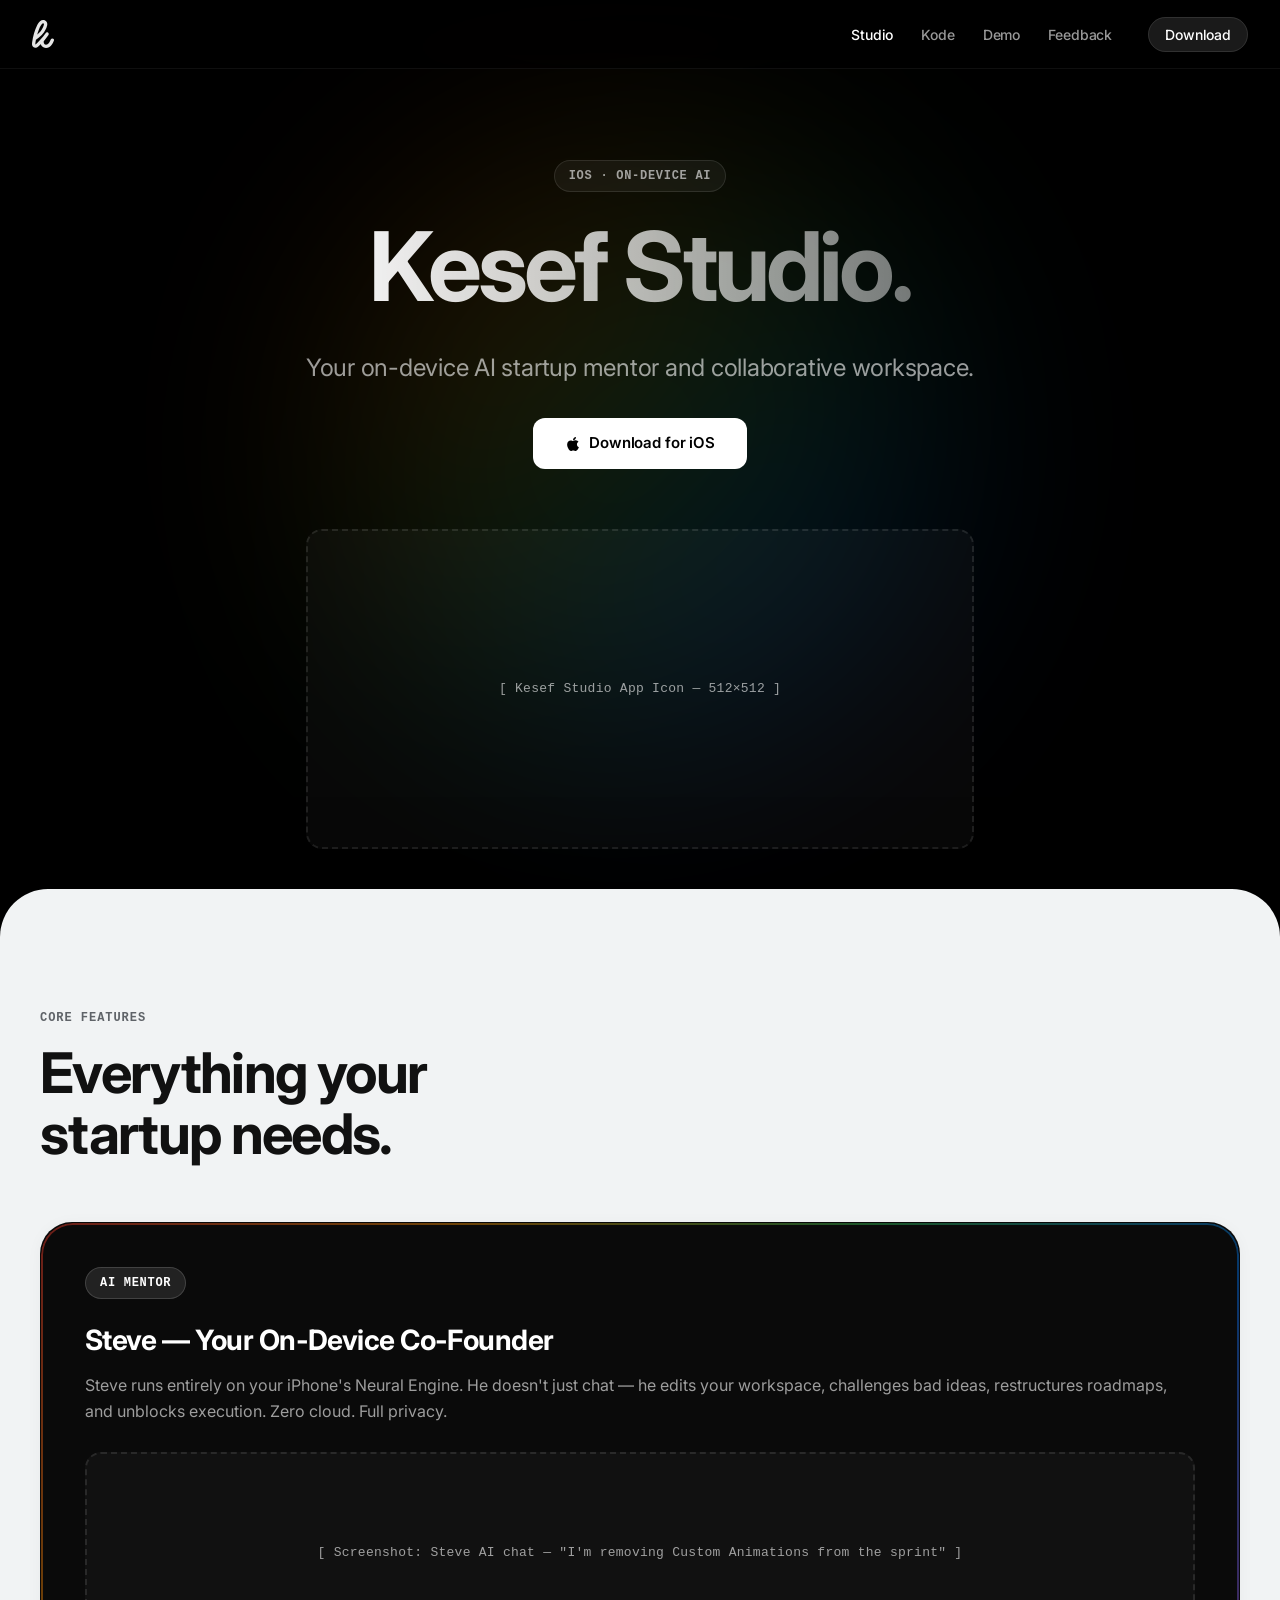
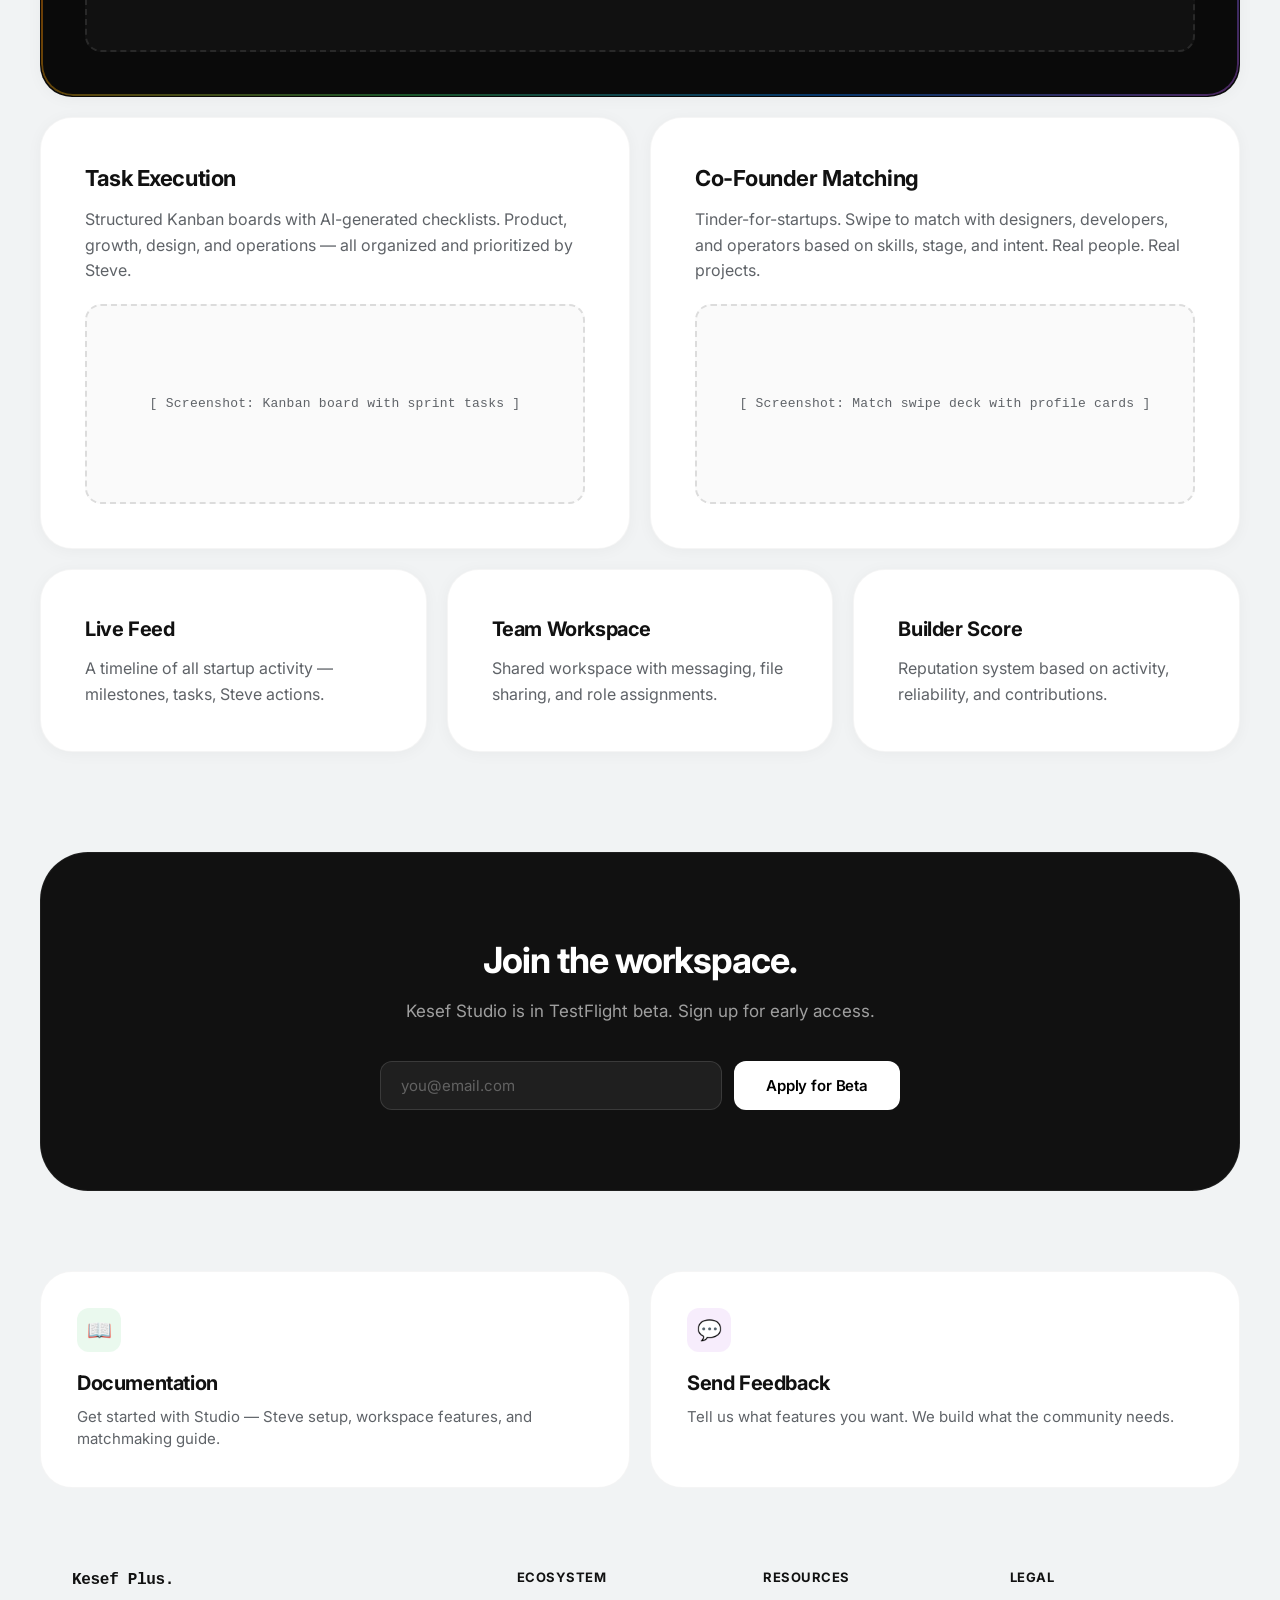
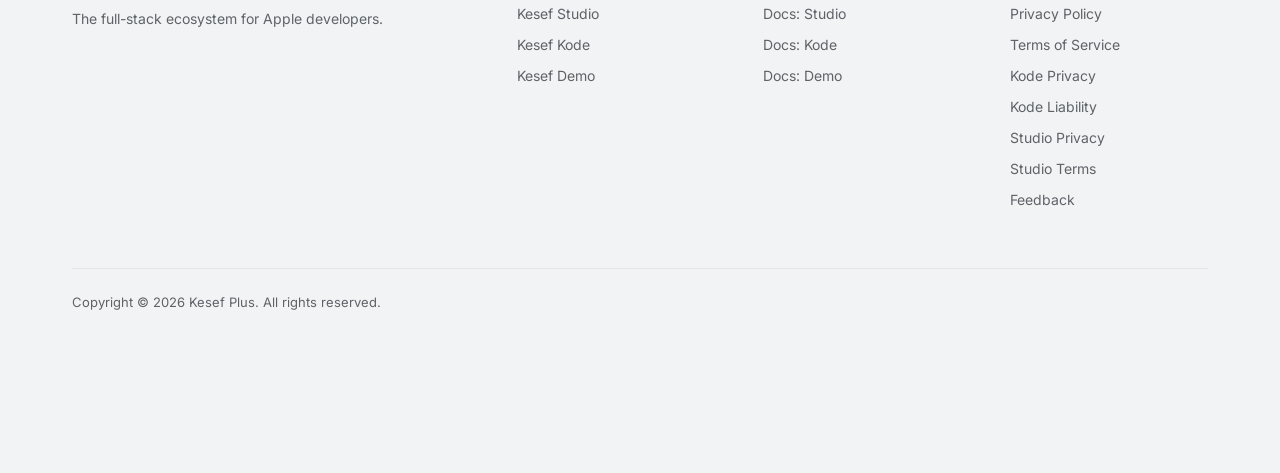
<file: studio.html>
<!DOCTYPE html>
<html lang="en">
<head>
  <meta charset="UTF-8" />
  <meta name="viewport" content="width=device-width, initial-scale=1.0" />
  <title>Kesef Studio — The AI Startup OS for iOS</title>
  <meta name="description" content="Kesef Studio: Plan, organize, and execute startup ideas with Steve, your on-device AI mentor. Co-founder matching, workspace tools, and more." />
  <link rel="preconnect" href="https://fonts.googleapis.com" />
  <link rel="preconnect" href="https://fonts.gstatic.com" crossorigin />
  <link href="https://fonts.googleapis.com/css2?family=Inter:wght@400;500;600;700&display=swap" rel="stylesheet" />
  <link rel="stylesheet" href="antigravity.css?v=1.1" />
</head>
<body>

  <div id="glow-container"><div id="glow-orb"></div></div>

  <nav class="ag-nav">
    <a href="index.html" class="ag-nav-logo" style="display:flex; align-items:center;">
      <img src="assets/k.svg" alt="Kesef Plus" class="ag-logo-img" />
    </a>
    <button class="ag-mobile-menu-btn">☰</button>
    <ul class="ag-nav-links">
      <li><a href="studio.html" class="active">Studio</a></li>
      <li><a href="kode.html">Kode</a></li>
      <li><a href="demo.html">Demo</a></li>
      <li><a href="feedback.html">Feedback</a></li>
      <li><a href="download.html" class="ag-nav-pill">Download</a></li>
    </ul>
  </nav>

  <main>
    <section class="ag-hero">
      <div class="ag-hero-content">
        <div class="ag-badge">iOS · On-Device AI</div>
        <h1 class="ag-headline ag-shimmer-text">Kesef Studio.</h1>
        <h2 class="ag-subheadline mx-auto">Your on-device AI startup mentor and collaborative workspace.</h2>
        <a href="download.html" class="ag-btn" style="margin-top: 32px; display: inline-flex; align-items: center; text-decoration: none;">
          <svg viewBox="0 0 384 512" width="16" height="16" fill="currentColor" style="margin-right: 8px;"><path d="M318.7 268.7c-.2-36.7 16.4-64.4 50-84.8-18.8-26.9-47.2-41.7-84.7-44.6-35.5-2.8-74.3 20.7-88.5 20.7-15 0-49.4-19.7-76.4-19.7C63.3 141.2 4 184.8 4 273.5q0 39.3 14.4 81.2c12.8 36.7 59 126.7 107.2 125.2 25.2-.6 43-17.9 75.8-17.9 31.8 0 48.3 17.9 76.4 17.9 48.6-.7 90.4-82.5 102.6-119.3-65.2-30.7-61.7-90-61.7-91.9zm-56.6-164.2c27.3-32.4 24.8-61.9 24-72.5-24.1 1.4-52 16.4-67.9 34.9-17.5 19.8-27.8 44.3-25.6 71.9 26.1 2 49.9-11.4 69.5-34.3z"/></svg>
          Download for iOS
        </a>
        <div class="ag-placeholder ag-placeholder-dark ag-placeholder-lg" style="max-width: 700px; margin: 60px auto 0;">
          [ Kesef Studio App Icon — 512×512 ]
        </div>
      </div>
    </section>

    <div class="ag-section-wrapper">
      <div class="ag-layer">
        <div class="ag-container">

          <span class="ag-label" style="color: var(--ag-text-dark-secondary);">Core Features</span>
          <h2 class="ag-headline-md" style="color: var(--ag-text-dark-primary);">Everything your<br>startup needs.</h2>

          <div class="ag-bento-grid">
            <div class="ag-bento-card ag-bento-featured reveal">
              <div class="ag-badge ag-badge-dark" style="color:#fff; background:rgba(255,255,255,0.1); border-color:rgba(255,255,255,0.15); width:fit-content; margin-bottom:20px;">AI Mentor</div>
              <h3 class="ag-card-title">Steve — Your On-Device Co-Founder</h3>
              <p class="ag-card-desc">Steve runs entirely on your iPhone's Neural Engine. He doesn't just chat — he edits your workspace, challenges bad ideas, restructures roadmaps, and unblocks execution. Zero cloud. Full privacy.</p>
              <div class="ag-placeholder ag-placeholder-dark" style="margin-top: 28px;">
                [ Screenshot: Steve AI chat — "I'm removing Custom Animations from the sprint" ]
              </div>
            </div>

            <div class="ag-bento-card ag-bento-half reveal stagger-1">
              <h3 class="ag-card-title" style="font-size: 22px;">Task Execution</h3>
              <p class="ag-card-desc">Structured Kanban boards with AI-generated checklists. Product, growth, design, and operations — all organized and prioritized by Steve.</p>
              <div class="ag-placeholder" style="margin-top: 20px;">
                [ Screenshot: Kanban board with sprint tasks ]
              </div>
            </div>

            <div class="ag-bento-card ag-bento-half reveal stagger-2">
              <h3 class="ag-card-title" style="font-size: 22px;">Co-Founder Matching</h3>
              <p class="ag-card-desc">Tinder-for-startups. Swipe to match with designers, developers, and operators based on skills, stage, and intent. Real people. Real projects.</p>
              <div class="ag-placeholder" style="margin-top: 20px;">
                [ Screenshot: Match swipe deck with profile cards ]
              </div>
            </div>

            <div class="ag-bento-card ag-bento-third reveal stagger-1">
              <h3 class="ag-card-title" style="font-size: 20px;">Live Feed</h3>
              <p class="ag-card-desc">A timeline of all startup activity — milestones, tasks, Steve actions.</p>
            </div>
            <div class="ag-bento-card ag-bento-third reveal stagger-2">
              <h3 class="ag-card-title" style="font-size: 20px;">Team Workspace</h3>
              <p class="ag-card-desc">Shared workspace with messaging, file sharing, and role assignments.</p>
            </div>
            <div class="ag-bento-card ag-bento-third reveal stagger-3">
              <h3 class="ag-card-title" style="font-size: 20px;">Builder Score</h3>
              <p class="ag-card-desc">Reputation system based on activity, reliability, and contributions.</p>
            </div>
          </div>

          <!-- Early Access -->
          <div class="ag-early-access reveal">
            <h3>Join the workspace.</h3>
            <p>Kesef Studio is in TestFlight beta. Sign up for early access.</p>
            <form data-early-access="studio" class="ag-form-row">
              <input type="email" class="ag-input" placeholder="you@email.com" required />
              <button type="submit" class="ag-btn">Apply for Beta</button>
            </form>
            <div class="ag-form-success">You're on the list. We'll be in touch.</div>
            <div class="ag-form-error"></div>
          </div>

          <div class="ag-resource-grid reveal" style="margin-top: 80px;">
            <a href="docs-studio.html" class="ag-resource-card">
              <div class="ag-resource-icon" style="background: rgba(52,199,89,0.1); color: var(--ag-green);">📖</div>
              <h4>Documentation</h4>
              <p>Get started with Studio — Steve setup, workspace features, and matchmaking guide.</p>
            </a>
            <a href="feedback.html" class="ag-resource-card">
              <div class="ag-resource-icon" style="background: rgba(175,82,222,0.1); color: var(--ag-purple);">💬</div>
              <h4>Send Feedback</h4>
              <p>Tell us what features you want. We build what the community needs.</p>
            </a>
          </div>

          <footer class="ag-footer">
            <div class="ag-footer-grid">
              <div class="ag-footer-col ag-footer-brand">
                <h5 style="text-transform:none; letter-spacing:-0.02em; font-size:16px; font-family:var(--font-mono);">Kesef Plus.</h5>
                <p>The full-stack ecosystem for Apple developers.</p>
              </div>
              <div class="ag-footer-col"><h5>Ecosystem</h5><a href="studio.html">Kesef Studio</a><a href="kode.html">Kesef Kode</a><a href="demo.html">Kesef Demo</a></div>
              <div class="ag-footer-col"><h5>Resources</h5><a href="docs-studio.html">Docs: Studio</a><a href="docs-kode.html">Docs: Kode</a><a href="docs-demo.html">Docs: Demo</a></div>
              <div class="ag-footer-col"><h5>Legal</h5><a href="privacy-policy.html">Privacy Policy</a><a href="terms-of-service.html">Terms of Service</a><a href="kode-privacy.html">Kode Privacy</a><a href="kode-liability.html">Kode Liability</a><a href="kesef-studio/privacy/">Studio Privacy</a><a href="kesef-studio/terms/">Studio Terms</a><a href="feedback.html">Feedback</a></div>
            </div>
            <div class="ag-footer-bottom">Copyright © 2026 Kesef Plus. All rights reserved.</div>
          </footer>

        </div>
      </div>
    </div>
  </main>

  <script src="antigravity-app.js?v=1.1" defer></script>
</body>
</html>
</file>
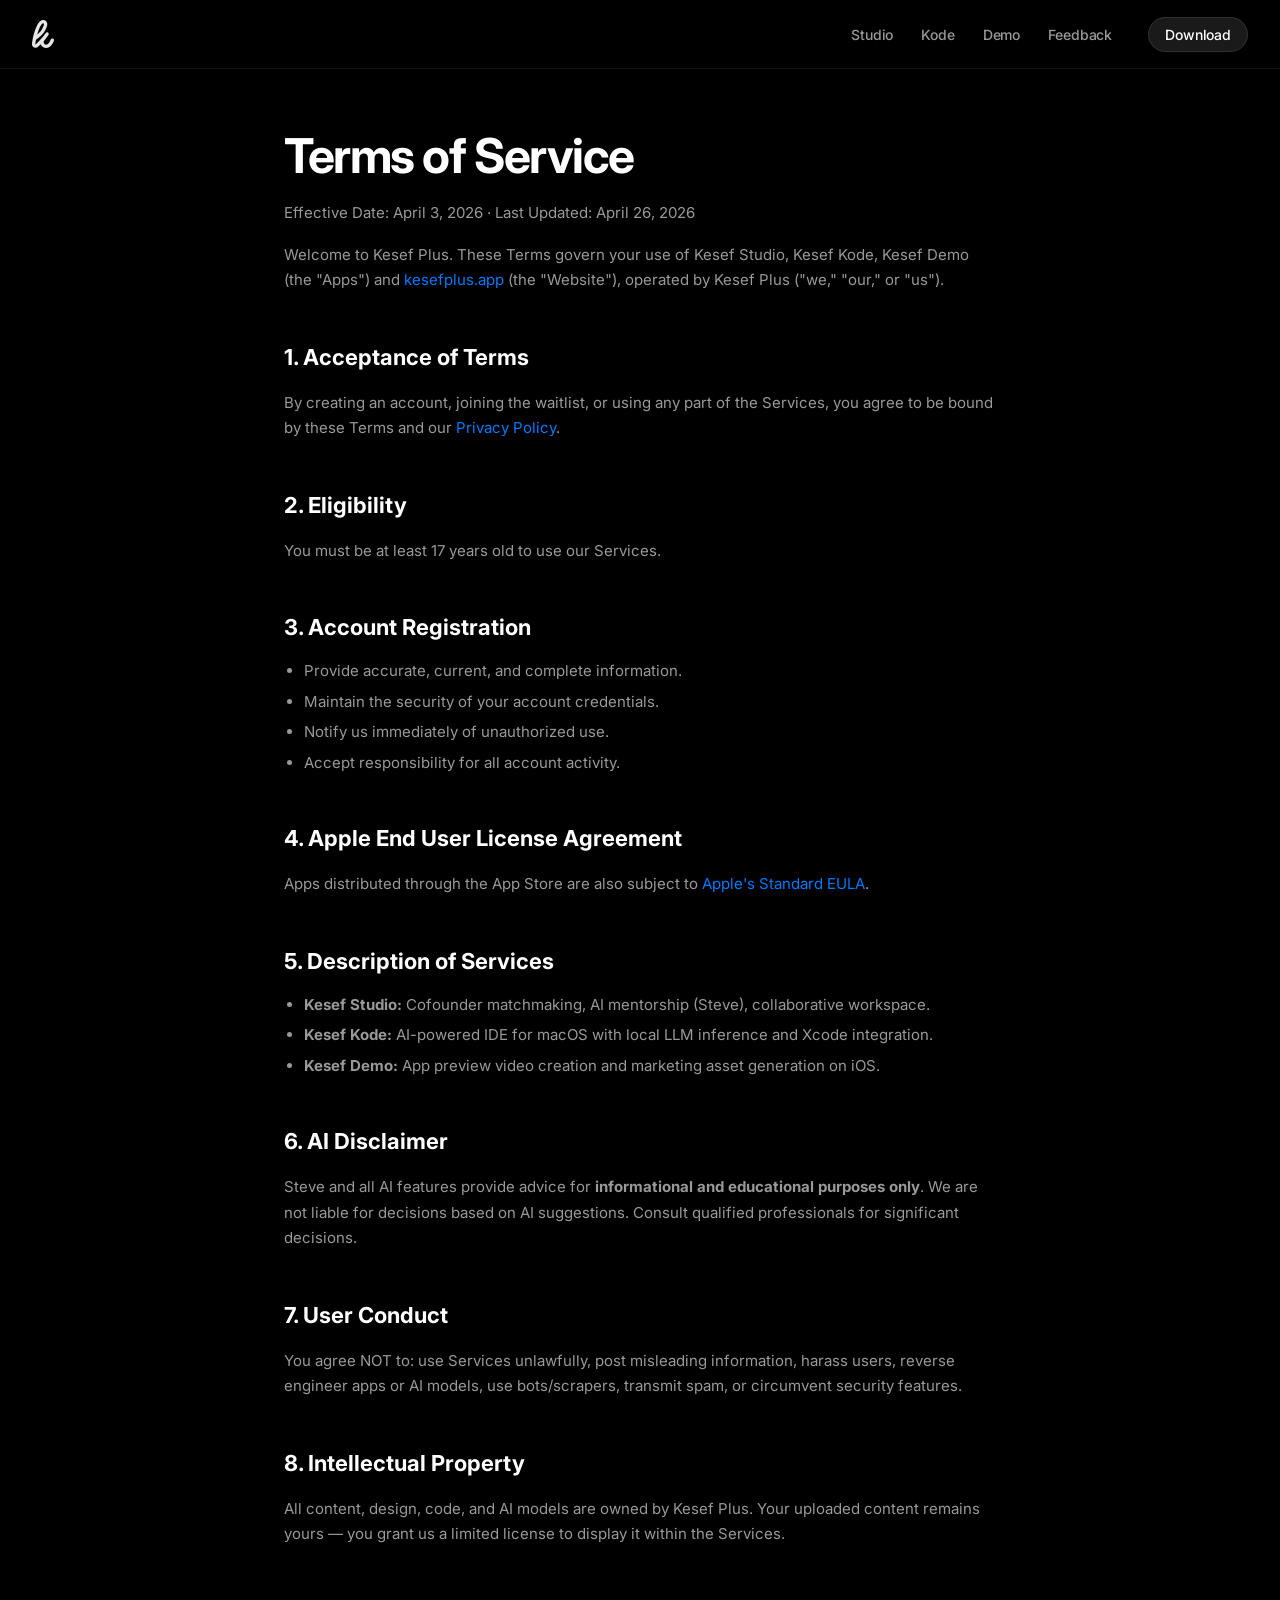
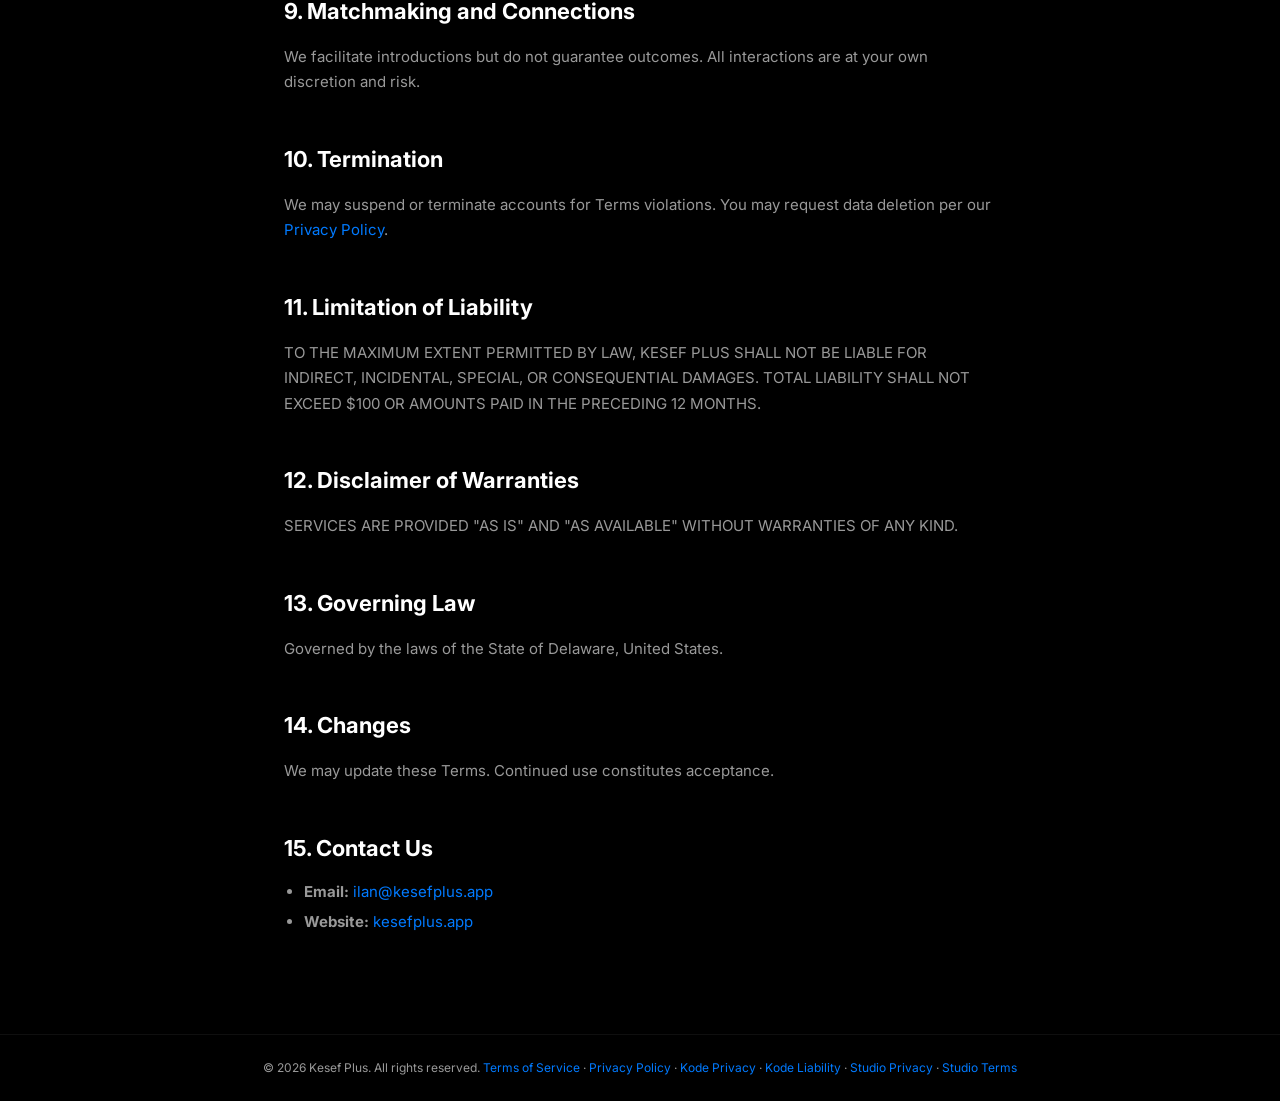
<file: terms-of-service.html>
<!DOCTYPE html>
<html lang="en">
<head>
  <meta charset="UTF-8" />
  <meta name="viewport" content="width=device-width, initial-scale=1.0" />
  <title>Terms of Service — Kesef Plus</title>
  <meta name="description" content="Terms of Service for Kesef Plus applications." />
  <link rel="preconnect" href="https://fonts.googleapis.com" />
  <link rel="preconnect" href="https://fonts.gstatic.com" crossorigin />
  <link href="https://fonts.googleapis.com/css2?family=Inter:wght@400;500;600;700&display=swap" rel="stylesheet" />
  <link rel="stylesheet" href="antigravity.css?v=1.1" />
</head>
<body>

  <nav class="ag-nav">
    <a href="index.html" class="ag-nav-logo" style="display:flex; align-items:center;">
      <img src="assets/k.svg" alt="Kesef Plus" class="ag-logo-img" />
    </a>
    <button class="ag-mobile-menu-btn">☰</button>
    <ul class="ag-nav-links">
      <li><a href="studio.html">Studio</a></li>
      <li><a href="kode.html">Kode</a></li>
      <li><a href="demo.html">Demo</a></li>
      <li><a href="feedback.html">Feedback</a></li>
      <li><a href="download.html" class="ag-nav-pill">Download</a></li>
    </ul>
  </nav>

  <main class="ag-legal-content" style="padding-top: 120px;">
    <h1>Terms of Service</h1>
    <p class="ag-legal-date">Effective Date: April 3, 2026 · Last Updated: April 26, 2026</p>

    <p>Welcome to Kesef Plus. These Terms govern your use of Kesef Studio, Kesef Kode, Kesef Demo (the "Apps") and <a href="https://kesefplus.app">kesefplus.app</a> (the "Website"), operated by Kesef Plus ("we," "our," or "us").</p>

    <h2>1. Acceptance of Terms</h2>
    <p>By creating an account, joining the waitlist, or using any part of the Services, you agree to be bound by these Terms and our <a href="privacy-policy.html">Privacy Policy</a>.</p>

    <h2>2. Eligibility</h2>
    <p>You must be at least 17 years old to use our Services.</p>

    <h2>3. Account Registration</h2>
    <ul>
      <li>Provide accurate, current, and complete information.</li>
      <li>Maintain the security of your account credentials.</li>
      <li>Notify us immediately of unauthorized use.</li>
      <li>Accept responsibility for all account activity.</li>
    </ul>

    <h2>4. Apple End User License Agreement</h2>
    <p>Apps distributed through the App Store are also subject to <a href="https://www.apple.com/legal/internet-services/itunes/dev/stdeula/" target="_blank" rel="noopener">Apple's Standard EULA</a>.</p>

    <h2>5. Description of Services</h2>
    <ul>
      <li><strong>Kesef Studio:</strong> Cofounder matchmaking, AI mentorship (Steve), collaborative workspace.</li>
      <li><strong>Kesef Kode:</strong> AI-powered IDE for macOS with local LLM inference and Xcode integration.</li>
      <li><strong>Kesef Demo:</strong> App preview video creation and marketing asset generation on iOS.</li>
    </ul>

    <h2>6. AI Disclaimer</h2>
    <p>Steve and all AI features provide advice for <strong>informational and educational purposes only</strong>. We are not liable for decisions based on AI suggestions. Consult qualified professionals for significant decisions.</p>

    <h2>7. User Conduct</h2>
    <p>You agree NOT to: use Services unlawfully, post misleading information, harass users, reverse engineer apps or AI models, use bots/scrapers, transmit spam, or circumvent security features.</p>

    <h2>8. Intellectual Property</h2>
    <p>All content, design, code, and AI models are owned by Kesef Plus. Your uploaded content remains yours — you grant us a limited license to display it within the Services.</p>

    <h2>9. Matchmaking and Connections</h2>
    <p>We facilitate introductions but do not guarantee outcomes. All interactions are at your own discretion and risk.</p>

    <h2>10. Termination</h2>
    <p>We may suspend or terminate accounts for Terms violations. You may request data deletion per our <a href="privacy-policy.html">Privacy Policy</a>.</p>

    <h2>11. Limitation of Liability</h2>
    <p>TO THE MAXIMUM EXTENT PERMITTED BY LAW, KESEF PLUS SHALL NOT BE LIABLE FOR INDIRECT, INCIDENTAL, SPECIAL, OR CONSEQUENTIAL DAMAGES. TOTAL LIABILITY SHALL NOT EXCEED $100 OR AMOUNTS PAID IN THE PRECEDING 12 MONTHS.</p>

    <h2>12. Disclaimer of Warranties</h2>
    <p>SERVICES ARE PROVIDED "AS IS" AND "AS AVAILABLE" WITHOUT WARRANTIES OF ANY KIND.</p>

    <h2>13. Governing Law</h2>
    <p>Governed by the laws of the State of Delaware, United States.</p>

    <h2>14. Changes</h2>
    <p>We may update these Terms. Continued use constitutes acceptance.</p>

    <h2>15. Contact Us</h2>
    <ul>
      <li><strong>Email:</strong> <a href="mailto:ilan@kesefplus.app">ilan@kesefplus.app</a></li>
      <li><strong>Website:</strong> <a href="https://kesefplus.app">kesefplus.app</a></li>
    </ul>
  </main>

  <footer class="ag-legal-footer">
    <p>© 2026 Kesef Plus. All rights reserved. <a href="terms-of-service.html">Terms of Service</a> · <a href="privacy-policy.html">Privacy Policy</a> · <a href="kode-privacy.html">Kode Privacy</a> · <a href="kode-liability.html">Kode Liability</a> · <a href="kesef-studio/privacy/">Studio Privacy</a> · <a href="kesef-studio/terms/">Studio Terms</a></p>
  </footer>

</body>
</html>
</file>
<file: antigravity.css>
/* ============================================================
   KESEF PLUS — ANTIGRAVITY THEME (FULL SYSTEM)
   ============================================================ */

:root {
  --ag-black: #000000;
  --ag-dark-1: #0a0a0a;
  --ag-dark-2: #111111;
  --ag-dark-3: #1a1a1a;
  --ag-light-bg: #f1f3f4;
  --ag-white: #ffffff;
  --ag-text-primary: #ffffff;
  --ag-text-secondary: rgba(255, 255, 255, 0.6);
  --ag-text-dark-primary: #111111;
  --ag-text-dark-secondary: #5f6368;
  --ag-spectrum: linear-gradient(135deg, #FF3B30, #FF9500, #34C759, #007AFF, #AF52DE);
  --ag-green: #34C759;
  --ag-purple: #AF52DE;
  --ag-coral: #FF6B6B;
  --ag-blue: #007AFF;
  --ag-orange: #FF9500;
  --radius-xl: 48px;
  --radius-lg: 32px;
  --radius-md: 16px;
  --radius-sm: 8px;
  --font-sans: 'Inter', system-ui, -apple-system, BlinkMacSystemFont, sans-serif;
  --font-mono: 'SF Mono', 'Roboto Mono', Menlo, monospace;
}

*, *::before, *::after { box-sizing: border-box; margin: 0; padding: 0; }

html { scroll-behavior: smooth; }

body {
  font-family: var(--font-sans);
  background-color: var(--ag-black);
  color: var(--ag-text-primary);
  line-height: 1.5;
  overflow-x: hidden;
  -webkit-font-smoothing: antialiased;
  -moz-osx-font-smoothing: grayscale;
}

/* ─── GLOW ORB ───────────────────────────────────────────── */
#glow-container { position: fixed; inset: 0; pointer-events: none; z-index: 0; overflow: hidden; }
#glow-orb {
  position: absolute; width: 600px; height: 600px; border-radius: 50%;
  background: var(--ag-spectrum); filter: blur(120px); opacity: 0.15;
  transform: translate(-50%, -50%); transition: opacity 0.5s ease; will-change: transform;
}

/* ─── GLOBAL NAV ─────────────────────────────────────────── */
.ag-nav {
  position: fixed; top: 0; left: 0; right: 0; z-index: 100;
  padding: 20px 32px; display: flex; justify-content: space-between; align-items: center;
  background: rgba(0,0,0,0.6); backdrop-filter: blur(20px) saturate(180%);
  -webkit-backdrop-filter: blur(20px) saturate(180%);
  border-bottom: 1px solid rgba(255,255,255,0.06);
}
@media (max-width: 768px) {
  .ag-nav { flex-direction: row; padding: 12px 16px; justify-content: space-between; }
}
.ag-nav-logo {
  color: white; text-decoration: none; font-weight: 700;
  font-family: var(--font-mono); letter-spacing: -0.02em; font-size: 16px;
  flex-shrink: 0;
}
.ag-logo-img {
  height: 28px; width: auto;
  transition: transform 0.3s ease;
}
.ag-mobile-menu-btn {
  display: none; background: transparent; border: none;
  color: white; font-size: 24px; cursor: pointer; padding: 4px;
}
.ag-nav-links { display: flex; gap: 28px; list-style: none; }
@media (max-width: 768px) {
  .ag-mobile-menu-btn { display: block; }
  .ag-nav-links { 
    position: absolute; top: 100%; left: 0; right: 0;
    background: rgba(10, 10, 10, 0.95);
    backdrop-filter: blur(20px) saturate(180%);
    -webkit-backdrop-filter: blur(20px) saturate(180%);
    flex-direction: column; padding: 24px; gap: 24px;
    border-bottom: 1px solid rgba(255,255,255,0.06);
    opacity: 0; transform: translateY(-10px); pointer-events: none;
    transition: opacity 0.3s ease, transform 0.3s ease;
  }
  .ag-nav-links.mobile-open {
    opacity: 1; transform: translateY(0); pointer-events: auto;
  }
}
.ag-nav-links a {
  color: rgba(255,255,255,0.6); text-decoration: none; font-size: 14px;
  font-weight: 500; transition: color 0.2s; letter-spacing: -0.01em;
}
.ag-nav-links a:hover, .ag-nav-links a.active { color: #fff; }
.ag-nav-pill {
  background: rgba(255,255,255,0.1); border-radius: 100px;
  padding: 8px 16px; border: 1px solid rgba(255,255,255,0.1);
  color: #fff !important; margin-left: 8px; transition: background 0.2s, transform 0.2s;
}
.ag-nav-pill:hover {
  background: rgba(255,255,255,0.2); transform: scale(1.02);
}

/* ─── TYPOGRAPHY ─────────────────────────────────────────── */
.ag-headline {
  font-size: clamp(48px, 8vw, 96px); font-weight: 700;
  letter-spacing: -0.04em; line-height: 1.05; margin-bottom: 24px;
}
.ag-headline-md {
  font-size: clamp(32px, 5vw, 56px); font-weight: 700;
  letter-spacing: -0.03em; line-height: 1.1; margin-bottom: 20px;
}
.ag-subheadline {
  font-size: clamp(18px, 2.5vw, 24px); font-weight: 400;
  color: var(--ag-text-secondary); letter-spacing: -0.01em; max-width: 700px;
}
.ag-body { font-size: 17px; line-height: 1.7; color: var(--ag-text-secondary); max-width: 640px; }
.ag-label {
  font-family: var(--font-mono); font-size: 12px; font-weight: 600;
  letter-spacing: 0.08em; text-transform: uppercase; color: var(--ag-text-secondary);
  margin-bottom: 16px; display: block;
}

/* ─── SHIMMER TEXT ────────────────────────────────────────── */
.ag-shimmer-text {
  background: linear-gradient(90deg, #fff 0%, rgba(255,255,255,0.4) 50%, #fff 100%);
  background-size: 200% auto; color: transparent;
  -webkit-background-clip: text; background-clip: text;
  animation: shimmer 4s linear infinite;
  padding-bottom: 0.1em;
}

/* ─── TYPEWRITER ─────────────────────────────────────────── */
.ag-typewriter { overflow: hidden; white-space: nowrap; border-right: 2px solid rgba(255,255,255,0.6); width: 0; }
.ag-typewriter.typing { animation: typewriter 2s steps(40) forwards, blink 0.7s step-end infinite; }
.ag-typewriter.done { border-right: none; }

/* ─── HERO ───────────────────────────────────────────────── */
.ag-hero {
  position: relative; min-height: 100vh; display: flex; flex-direction: column;
  justify-content: center; align-items: center; text-align: center;
  padding: 160px 24px 120px; z-index: 10;
}
@media (max-width: 768px) {
  .ag-hero { padding: 120px 20px 80px; min-height: 80vh; }
}
.ag-hero-content {
  position: relative; z-index: 2; opacity: 0; transform: translateY(30px);
  animation: slideUpFade 1s cubic-bezier(0.16, 1, 0.3, 1) 0.2s forwards;
}

/* ─── BADGE ──────────────────────────────────────────────── */
.ag-badge {
  font-family: var(--font-mono); font-size: 12px; font-weight: 600;
  letter-spacing: 0.06em; text-transform: uppercase; padding: 6px 14px;
  border-radius: 100px; background: rgba(255,255,255,0.05);
  border: 1px solid rgba(255,255,255,0.1); display: inline-block;
  margin-bottom: 24px; color: var(--ag-text-secondary); backdrop-filter: blur(10px);
}
.ag-badge-dark {
  background: rgba(0,0,0,0.05); border-color: rgba(0,0,0,0.1);
  color: var(--ag-text-dark-secondary);
}

/* ─── SCROLLING LAYERS ───────────────────────────────────── */
.ag-section-wrapper { position: relative; z-index: 20; }
.ag-layer {
  position: relative; background: var(--ag-light-bg);
  border-radius: var(--radius-xl) var(--radius-xl) 0 0;
  padding: 120px 24px; color: var(--ag-text-dark-primary);
  box-shadow: 0 -20px 60px rgba(0,0,0,0.5); margin-top: -80px; min-height: 60vh;
}
@media (max-width: 768px) {
  .ag-layer { padding: 60px 20px; border-radius: var(--radius-lg) var(--radius-lg) 0 0; margin-top: -40px; }
}
.ag-container { max-width: 1200px; margin: 0 auto; }

/* ─── BENTO GRID ─────────────────────────────────────────── */
.ag-bento-grid { display: grid; grid-template-columns: repeat(12, 1fr); gap: 20px; margin-top: 56px; }
.ag-bento-card {
  background: var(--ag-white); border-radius: var(--radius-lg); padding: 44px;
  display: flex; flex-direction: column; position: relative; overflow: hidden;
  transition: transform 0.4s cubic-bezier(0.16,1,0.3,1), box-shadow 0.4s ease;
  box-shadow: 0 2px 16px rgba(0,0,0,0.04); border: 1px solid rgba(0,0,0,0.04);
}
.ag-bento-card:hover { transform: translateY(-6px); box-shadow: 0 16px 40px rgba(0,0,0,0.08); }
.ag-bento-featured {
  grid-column: span 12; background: var(--ag-dark-1); color: var(--ag-text-primary);
}
.ag-bento-featured::before {
  content: ''; position: absolute; inset: 0; border-radius: var(--radius-lg);
  padding: 2px; background: var(--ag-spectrum);
  -webkit-mask: linear-gradient(#fff 0 0) content-box, linear-gradient(#fff 0 0);
  -webkit-mask-composite: xor; mask-composite: exclude;
  pointer-events: none; opacity: 0.4; transition: opacity 0.4s ease;
}
.ag-bento-featured:hover::before { opacity: 1; }
.ag-bento-half { grid-column: span 6; }
.ag-bento-third { grid-column: span 4; }
@media (max-width: 900px) { .ag-bento-half, .ag-bento-third { grid-column: span 12; } }
.ag-card-title { font-size: 28px; font-weight: 700; letter-spacing: -0.02em; margin-bottom: 12px; }
.ag-card-desc { font-size: 16px; color: var(--ag-text-dark-secondary); line-height: 1.6; }
.ag-bento-featured .ag-card-desc { color: var(--ag-text-secondary); }

/* ─── IMAGE PLACEHOLDERS ─────────────────────────────────── */
.ag-placeholder {
  display: flex; align-items: center; justify-content: center;
  border: 2px dashed rgba(0,0,0,0.12); border-radius: var(--radius-md);
  background: rgba(0,0,0,0.02); min-height: 200px; margin-top: 24px;
  font-family: var(--font-mono); font-size: 13px; color: var(--ag-text-dark-secondary);
  letter-spacing: 0.02em; padding: 24px; text-align: center;
}
.ag-placeholder-dark {
  border-color: rgba(255,255,255,0.1); background: rgba(255,255,255,0.03);
  color: var(--ag-text-secondary);
}
.ag-placeholder-lg { min-height: 320px; }
.ag-placeholder-sm { min-height: 120px; }

/* ─── TECH SECTION (TERMINAL) ────────────────────────────── */
.ag-tech-section {
  background: var(--ag-dark-2); border-radius: var(--radius-xl);
  padding: 72px 44px; margin-top: 100px; color: var(--ag-text-primary);
  font-family: var(--font-mono);
}
.ag-terminal-header { display: flex; gap: 8px; margin-bottom: 28px; }
.ag-dot { width: 12px; height: 12px; border-radius: 50%; }
.ag-dot.red { background: #FF3B30; }
.ag-dot.yellow { background: #FFCC00; }
.ag-dot.green { background: #34C759; }
.ag-tech-grid { display: grid; grid-template-columns: repeat(3, 1fr); gap: 28px; }
@media (max-width: 768px) { .ag-tech-grid { grid-template-columns: 1fr; } }
.ag-tech-item h4 { font-size: 13px; color: var(--ag-green); margin-bottom: 10px; }
.ag-tech-item p { font-size: 14px; color: var(--ag-text-secondary); line-height: 1.6; font-family: var(--font-sans); }

/* ─── EARLY ACCESS FORM ──────────────────────────────────── */
.ag-early-access {
  background: var(--ag-dark-2); border-radius: var(--radius-xl);
  padding: 80px 44px; margin-top: 100px; text-align: center;
  border: 1px solid rgba(255,255,255,0.06);
}
.ag-early-access h3 { font-size: 36px; font-weight: 700; letter-spacing: -0.03em; color: #fff; margin-bottom: 12px; }
.ag-early-access p { font-size: 17px; color: var(--ag-text-secondary); margin-bottom: 36px; max-width: 500px; margin-inline: auto; }
.ag-form-row {
  display: flex; gap: 12px; max-width: 520px; margin: 0 auto;
  flex-wrap: wrap; justify-content: center;
}
.ag-input {
  flex: 1; min-width: 240px; padding: 14px 20px; border-radius: 12px;
  border: 1px solid rgba(255,255,255,0.12); background: rgba(255,255,255,0.06);
  color: #fff; font-size: 15px; font-family: var(--font-sans);
  outline: none; transition: border-color 0.2s, background 0.2s;
}
.ag-input::placeholder { color: rgba(255,255,255,0.3); }
.ag-input:focus { border-color: rgba(255,255,255,0.3); background: rgba(255,255,255,0.1); }
.ag-btn {
  padding: 14px 32px; border-radius: 12px; border: none;
  background: #fff; color: #000; font-size: 15px; font-weight: 600;
  font-family: var(--font-sans); cursor: pointer; transition: all 0.2s;
  letter-spacing: -0.01em; white-space: nowrap;
}
.ag-btn:hover { background: #e8e8e8; transform: translateY(-1px); }
.ag-btn:active { transform: translateY(0); }
.ag-btn-outline {
  background: transparent; color: #fff;
  border: 1px solid rgba(255,255,255,0.2);
}
.ag-btn-outline:hover { background: rgba(255,255,255,0.08); border-color: rgba(255,255,255,0.4); }
.ag-form-success {
  display: none; color: var(--ag-green); font-weight: 600;
  font-size: 15px; margin-top: 16px;
}
.ag-form-success.visible { display: block; animation: slideUpFade 0.5s ease forwards; }
.ag-form-error { display: none; color: var(--ag-coral); font-size: 14px; margin-top: 12px; }
.ag-form-error.visible { display: block; }

/* ─── RESOURCE CARDS (Docs / Feedback links) ─────────────── */
.ag-resource-grid { display: grid; grid-template-columns: repeat(auto-fit, minmax(280px, 1fr)); gap: 20px; margin-top: 56px; }
.ag-resource-card {
  background: var(--ag-white); border-radius: var(--radius-lg); padding: 36px;
  text-decoration: none; color: inherit; border: 1px solid rgba(0,0,0,0.04);
  transition: transform 0.3s ease, box-shadow 0.3s ease;
}
.ag-resource-card:hover { transform: translateY(-4px); box-shadow: 0 12px 32px rgba(0,0,0,0.06); }
.ag-resource-card h4 { font-size: 20px; font-weight: 700; letter-spacing: -0.02em; margin-bottom: 8px; color: var(--ag-text-dark-primary); }
.ag-resource-card p { font-size: 15px; color: var(--ag-text-dark-secondary); line-height: 1.5; }
.ag-resource-icon {
  width: 44px; height: 44px; border-radius: 12px; display: flex;
  align-items: center; justify-content: center; margin-bottom: 16px; font-size: 20px;
}

/* ─── CODE SPLIT (Kode page) ─────────────────────────────── */
.ag-code-split {
  display: grid; grid-template-columns: 1fr 1fr; gap: 2px;
  background: rgba(255,255,255,0.06); border-radius: var(--radius-lg);
  overflow: hidden; margin-top: 60px;
}
@media (max-width: 768px) { .ag-code-split { grid-template-columns: 1fr; } }
.ag-code-panel {
  background: var(--ag-dark-2); padding: 32px;
  font-family: var(--font-mono); font-size: 13px; line-height: 1.8;
  color: var(--ag-text-secondary);
}
.ag-code-panel-header {
  font-size: 11px; font-weight: 600; letter-spacing: 0.06em;
  text-transform: uppercase; color: rgba(255,255,255,0.3);
  margin-bottom: 20px; padding-bottom: 12px;
  border-bottom: 1px solid rgba(255,255,255,0.06);
}
.ag-code-panel .kw { color: #FF79C6; }
.ag-code-panel .ty { color: #8BE9FD; }
.ag-code-panel .st { color: #F1FA8C; }
.ag-code-panel .cm { color: rgba(255,255,255,0.3); }

/* ─── STEPS (Workflow) ───────────────────────────────────── */
.ag-steps { display: grid; grid-template-columns: repeat(3, 1fr); gap: 32px; margin-top: 56px; }
@media (max-width: 768px) { .ag-steps { grid-template-columns: 1fr; } }
.ag-step { text-align: center; }
.ag-step-num {
  font-family: var(--font-mono); font-size: 48px; font-weight: 700;
  color: rgba(0,0,0,0.06); margin-bottom: 16px; line-height: 1;
}
.ag-step h4 { font-size: 20px; font-weight: 700; letter-spacing: -0.02em; margin-bottom: 8px; }
.ag-step p { font-size: 15px; color: var(--ag-text-dark-secondary); line-height: 1.5; }

/* ─── FOOTER ─────────────────────────────────────────────── */
.ag-footer {
  padding: 80px 32px 40px; color: var(--ag-text-dark-secondary); font-size: 14px;
  max-width: 1200px; margin: 0 auto;
}
.ag-footer-grid { display: grid; grid-template-columns: 2fr repeat(3, 1fr); gap: 48px; margin-bottom: 48px; }
@media (max-width: 768px) { 
  .ag-footer-grid { grid-template-columns: 1fr; gap: 32px; } 
  .ag-footer { padding: 60px 20px 30px; } 
}
.ag-footer-col h5 {
  font-size: 13px; font-weight: 700; letter-spacing: 0.04em;
  text-transform: uppercase; color: var(--ag-text-dark-primary); margin-bottom: 16px;
}
.ag-footer-col a {
  display: block; color: var(--ag-text-dark-secondary); text-decoration: none;
  font-size: 14px; margin-bottom: 10px; transition: color 0.2s;
}
.ag-footer-col a:hover { color: var(--ag-text-dark-primary); }
.ag-footer-brand p { font-size: 14px; color: var(--ag-text-dark-secondary); margin-top: 8px; line-height: 1.5; }
.ag-footer-bottom {
  border-top: 1px solid rgba(0,0,0,0.06); padding-top: 24px;
  font-size: 13px; color: var(--ag-text-dark-secondary);
}

/* ─── LEGAL PAGES ────────────────────────────────────────── */
.ag-legal-content { max-width: 760px; margin: 0 auto; padding: 80px 24px; }
.ag-legal-content h1 {
  font-size: clamp(32px, 5vw, 48px); font-weight: 700; letter-spacing: -0.03em;
  margin-bottom: 8px;
}
.ag-legal-date { font-size: 14px; color: var(--ag-text-secondary); margin-bottom: 48px; }
.ag-legal-content h2 { font-size: 22px; font-weight: 700; margin: 48px 0 16px; }
.ag-legal-content h3 { font-size: 17px; font-weight: 600; margin: 28px 0 10px; }
.ag-legal-content p { font-size: 15px; color: var(--ag-text-secondary); margin-bottom: 16px; line-height: 1.7; }
.ag-legal-content ul, .ag-legal-content ol { margin: 12px 0 20px 20px; font-size: 15px; color: var(--ag-text-secondary); }
.ag-legal-content li { margin-bottom: 8px; }
.ag-legal-content a { color: var(--ag-blue); text-decoration: none; }
.ag-legal-content a:hover { text-decoration: underline; }
.ag-legal-content table { width: 100%; border-collapse: collapse; margin: 16px 0 24px; font-size: 14px; }
.ag-legal-content table th, .ag-legal-content table td {
  border: 1px solid rgba(255,255,255,0.08); padding: 12px 16px; text-align: left;
}
.ag-legal-content table th { background: rgba(255,255,255,0.04); font-weight: 600; color: #fff; }
.ag-legal-content table td { color: var(--ag-text-secondary); }
.ag-legal-footer {
  text-align: center; padding: 24px; border-top: 1px solid rgba(255,255,255,0.06);
  font-size: 12px; color: var(--ag-text-secondary);
}
.ag-legal-footer a { color: var(--ag-blue); text-decoration: none; }

/* ─── FEEDBACK PAGE ──────────────────────────────────────── */
.ag-feedback-form { max-width: 600px; margin: 0 auto; }
.ag-field { margin-bottom: 20px; }
.ag-field label {
  display: block; font-size: 14px; font-weight: 600; color: var(--ag-text-secondary);
  margin-bottom: 8px; letter-spacing: -0.01em;
}
.ag-select, .ag-textarea {
  width: 100%; padding: 14px 16px; border-radius: 12px;
  border: 1px solid rgba(255,255,255,0.12); background: rgba(255,255,255,0.06);
  color: #fff; font-size: 15px; font-family: var(--font-sans); outline: none;
  transition: border-color 0.2s;
}
.ag-select:focus, .ag-textarea:focus { border-color: rgba(255,255,255,0.3); }
.ag-textarea { min-height: 140px; resize: vertical; }
.ag-select { appearance: none; cursor: pointer; }

/* ─── DOCS PAGE ──────────────────────────────────────────── */
.ag-docs-nav {
  display: flex; gap: 8px; flex-wrap: wrap; margin-bottom: 48px;
  padding-bottom: 24px; border-bottom: 1px solid rgba(255,255,255,0.06);
}
.ag-docs-nav a {
  padding: 8px 16px; border-radius: 8px; font-size: 14px; font-weight: 500;
  color: var(--ag-text-secondary); text-decoration: none;
  border: 1px solid rgba(255,255,255,0.08); transition: all 0.2s;
}
.ag-docs-nav a:hover, .ag-docs-nav a.active { color: #fff; border-color: rgba(255,255,255,0.2); background: rgba(255,255,255,0.06); }
.ag-docs-section { margin-bottom: 64px; }
.ag-docs-section h2 { font-size: 28px; font-weight: 700; letter-spacing: -0.02em; margin-bottom: 16px; }
.ag-docs-section h3 { font-size: 18px; font-weight: 600; margin: 24px 0 8px; color: var(--ag-text-primary); }
.ag-docs-section p { font-size: 15px; color: var(--ag-text-secondary); line-height: 1.7; margin-bottom: 12px; }
.ag-docs-section code {
  font-family: var(--font-mono); font-size: 13px; background: rgba(255,255,255,0.06);
  padding: 2px 8px; border-radius: 4px;
}

/* ─── ANIMATIONS ─────────────────────────────────────────── */
@keyframes slideUpFade {
  0% { opacity: 0; transform: translateY(40px); }
  100% { opacity: 1; transform: translateY(0); }
}
@keyframes shimmer { to { background-position: 200% center; } }
@keyframes typewriter { from { width: 0; } to { width: 100%; } }
@keyframes blink { 50% { border-color: transparent; } }

.reveal { opacity: 0; transform: translateY(24px); transition: opacity 0.7s cubic-bezier(0.16,1,0.3,1), transform 0.7s cubic-bezier(0.16,1,0.3,1); }
.reveal.active { opacity: 1; transform: translateY(0); }
.stagger-1 { transition-delay: 0.1s; }
.stagger-2 { transition-delay: 0.2s; }
.stagger-3 { transition-delay: 0.3s; }
.stagger-4 { transition-delay: 0.4s; }

/* ─── UTILITIES ──────────────────────────────────────────── */
.text-center { text-align: center; }
.mx-auto { margin-inline: auto; }
</file>
